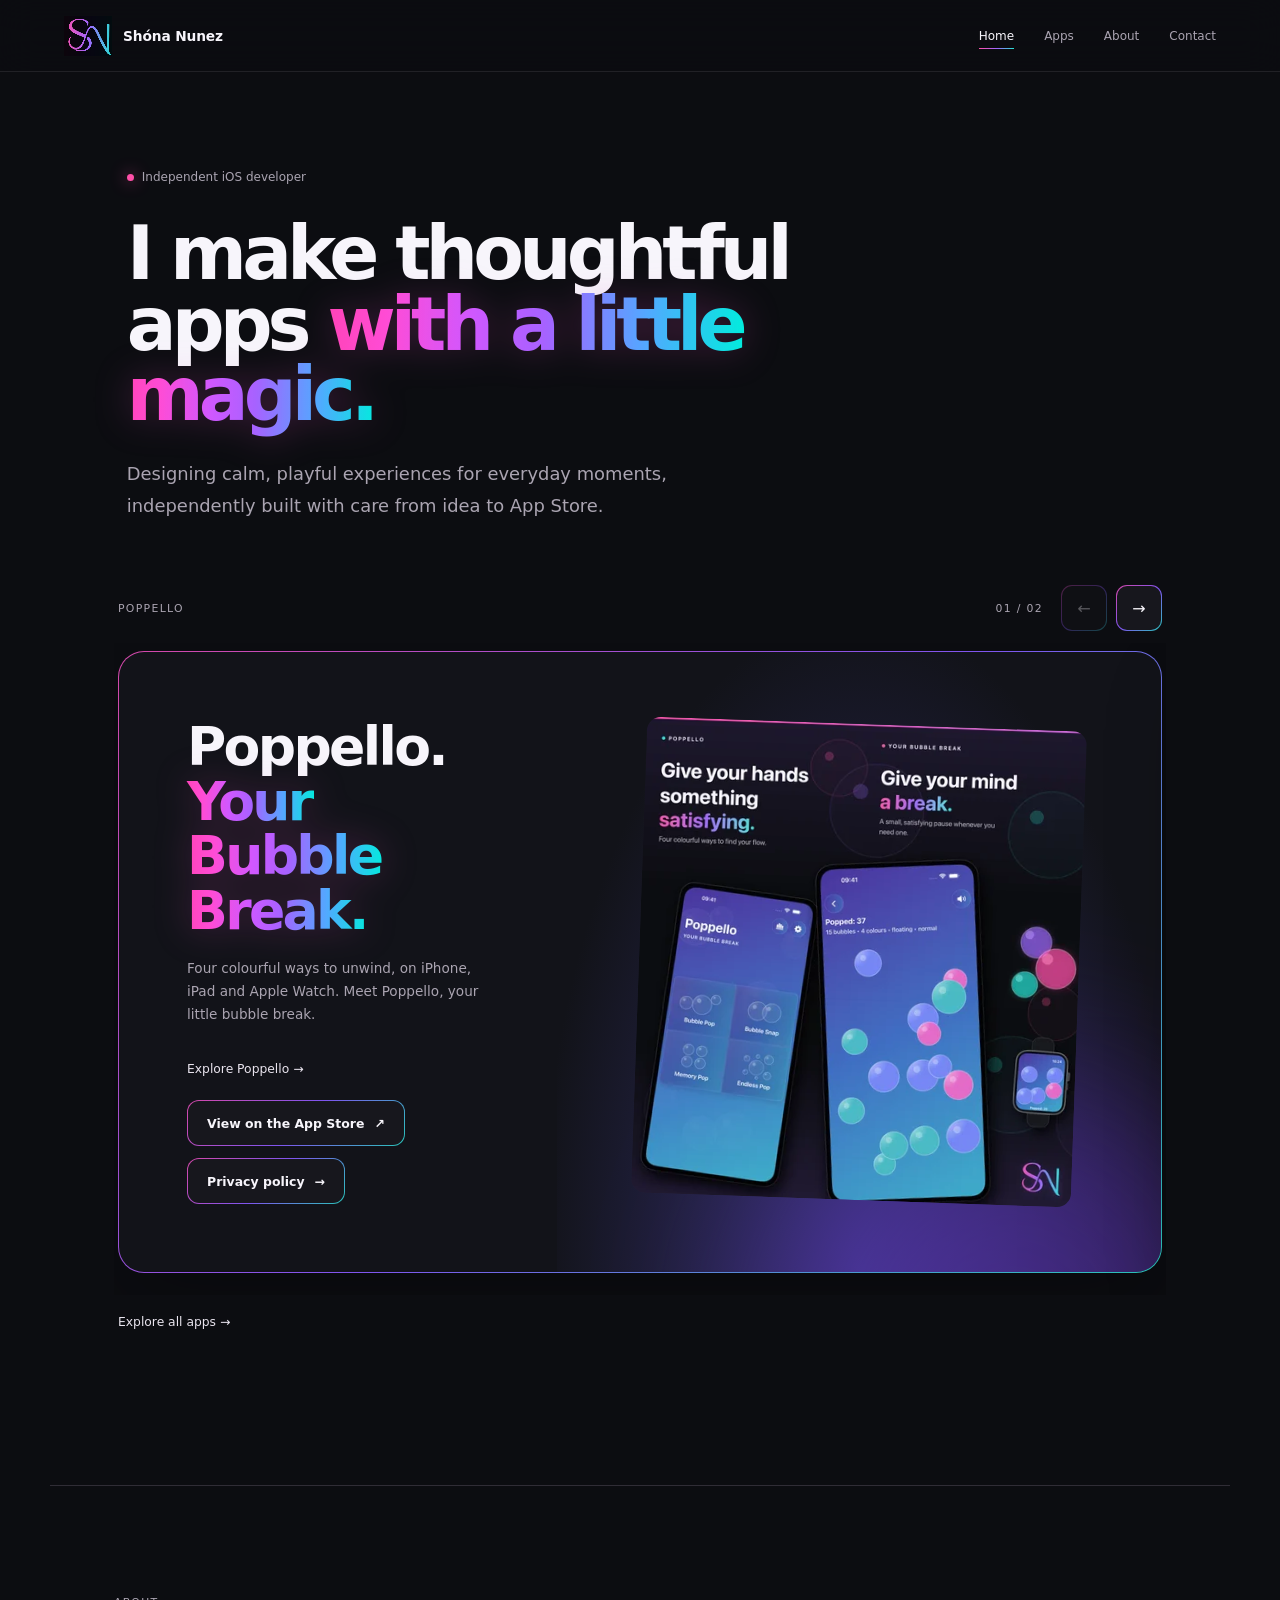
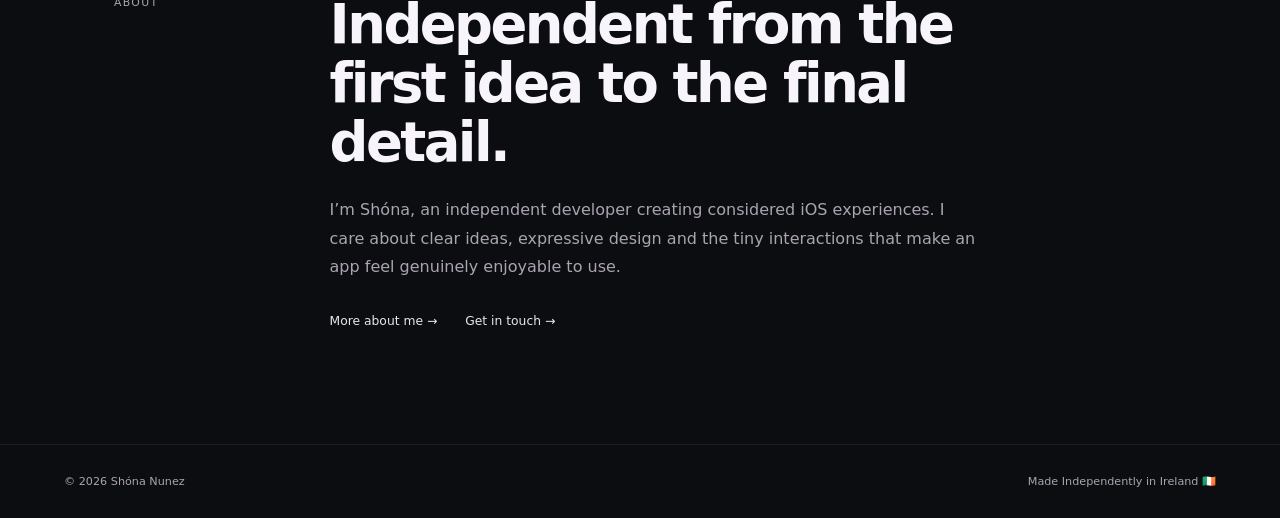
<file: index.html>
<!doctype html>
<html lang="en-IE">
<head>
  <meta charset="utf-8">
  <meta name="viewport" content="width=device-width, initial-scale=1">
  <meta name="theme-color" content="#0c0d11">
  <meta name="description" content="Independent iOS developer Shóna Nunez creates thoughtful apps in Ireland. Meet Poppello: Your Bubble Break, a colourful bubble-popping game for Apple devices.">
  <title>Shóna Nunez Apps | Independent iOS Developer in Ireland</title>
  <link rel="canonical" href="https://snapps.ie/">
  <meta property="og:title" content="Shóna Nunez Apps | Independent iOS Developer in Ireland">
  <meta property="og:description" content="Independent iOS developer Shóna Nunez creates thoughtful apps in Ireland. Meet Poppello: Your Bubble Break, a colourful bubble-popping game for Apple devices.">
  <meta property="og:type" content="website">
  <meta property="og:url" content="https://snapps.ie/">
  <meta property="og:locale" content="en_IE">
  <meta property="og:site_name" content="Shóna Nunez Apps">
  <meta property="og:image" content="https://snapps.ie/assets/poppello/social-preview.jpg">
  <meta property="og:image:width" content="1200">
  <meta property="og:image:height" content="630">
  <meta property="og:image:alt" content="Poppello: Your Bubble Break, colourful bubble play on iPhone">
  <meta name="twitter:card" content="summary_large_image">
  <link rel="icon" href="/favicon.png" type="image/png" sizes="96x96">
  <link rel="icon" href="/favicon.ico" type="image/x-icon" sizes="16x16 32x32 48x48">
  <link rel="apple-touch-icon" href="/apple-touch-icon.png" sizes="180x180">
  <link rel="stylesheet" href="styles.css?v=5da92eff8414">
  <script src="script.js?v=860942e1552c" defer></script>
  <script type="application/ld+json">
{
  "@context": "https://schema.org",
  "@graph": [
    {
      "@type": "Person",
      "@id": "https://snapps.ie/#developer",
      "name": "Shóna Nunez",
      "url": "https://snapps.ie/",
      "jobTitle": "Independent iOS developer"
    },
    {
      "@type": "WebSite",
      "@id": "https://snapps.ie/#website",
      "url": "https://snapps.ie/",
      "name": "Shóna Nunez Apps",
      "alternateName": "SN Apps",
      "inLanguage": "en-IE",
      "publisher": {
        "@id": "https://snapps.ie/#developer"
      }
    }
  ]
}
  </script>
</head>
<body>
  <a class="skip-link" href="#main-content">Skip to content</a>

  <header class="site-header">
    <a class="brand" href="/" aria-label="Shóna Nunez, home">
      <span class="brand-mark" aria-hidden="true"></span>
      <span>Shóna Nunez</span>
    </a>
    <nav class="site-nav" aria-label="Main navigation">
      <a class="is-current" aria-current="page" href="/">Home</a>
      <a href="/project/">Apps</a>
      <a href="/about/">About</a>
      <a href="/contact/">Contact</a>
    </nav>
  </header>

  <main id="main-content">
    <section class="home-hero" aria-labelledby="home-heading">
      <p class="eyebrow"><span class="status-dot status-dot--pink" aria-hidden="true"></span>Independent iOS developer</p>
      <h1 id="home-heading">I make thoughtful apps <span class="gradient-text">with a little magic.</span></h1>
      <p class="hero-intro">Designing calm, playful experiences for everyday moments, independently built with care from idea to App Store.</p>
    </section>

    <section class="work-section" id="work" aria-labelledby="work-heading" data-app-showcase>
      <h2 class="sr-only" id="work-heading">App previews</h2>
      <div class="app-section-heading">
        <span class="section-label" data-current-app>Poppello</span>
        <div class="app-navigation">
          <span class="app-number" data-app-counter>01 / 02</span>
          <div class="carousel-controls" data-showcase-controls hidden>
            <button type="button" data-app-previous aria-label="Previous app" aria-controls="home-apps">←</button>
            <button type="button" data-app-next aria-label="Next app" aria-controls="home-apps">→</button>
          </div>
        </div>
      </div>
      <p class="sr-only" id="apps-browse-help">Swipe or scroll to explore both apps. Use the arrow keys when the preview area is focused.</p>
      <div class="app-track" id="home-apps" tabindex="0" role="region" aria-roledescription="carousel" aria-label="App previews" aria-describedby="apps-browse-help">
        <article class="app-slide" role="group" aria-label="App 1 of 2" data-app-label="Poppello">
          <div class="featured-project poppello-preview">
        <div class="project-copy">
          <h3>Poppello. <span class="gradient-text">Your Bubble Break.</span></h3>
          <p>Four colourful ways to unwind, on iPhone, iPad and Apple Watch. Meet Poppello, your little bubble break.</p>
          <a class="text-link" href="/poppello/">Explore Poppello <span aria-hidden="true">→</span></a>
          <div class="project-actions home-project-actions">
            <a class="button button--quiet" href="https://apps.apple.com/app/id6786302718">View on the App Store <span aria-hidden="true">↗</span></a>
            <a class="button button--quiet" href="/poppello/privacy-policy/">Privacy policy <span aria-hidden="true">→</span></a>
          </div>
        </div>
        <a class="featured-art" href="/poppello/" aria-label="Explore Poppello screenshots"><img src="/assets/poppello/iphone-spread-01-02-960.webp" srcset="/assets/poppello/iphone-spread-01-02-480.webp 480w, /assets/poppello/iphone-spread-01-02-960.webp 960w, /assets/poppello/iphone-spread-01-02-1440.webp 1440w" sizes="(max-width: 760px) 85vw, 480px" width="2484" height="2688" alt="Give your hands something satisfying. Give your mind a break. Poppello’s menu and bubble play on iPhone and Apple Watch" loading="lazy"></a>
      </div>
        </article>
        <article class="app-slide" role="group" aria-label="App 2 of 2" data-app-label="Coming soon">
          <div class="featured-project featured-project--soon">
          <div class="project-copy">
            <h3>A little light is taking shape.</h3>
            <p>I’m working on something to bring a little warmth and light into everyday life. The first spark is there, but I’m keeping the rest under wraps for now.</p>
          </div>
          <div class="light-glow" aria-hidden="true"><span></span></div>
        </div>
        </article>
      </div>
      <div class="app-browse-footer"><a class="text-link" href="/project/">Explore all apps <span aria-hidden="true">→</span></a></div>
      <p class="sr-only" data-app-status aria-live="polite" aria-atomic="true">App 1 of 2</p>
    </section>

    <section class="about-section" id="about" aria-labelledby="about-heading">
      <p class="section-label">About</p>
      <div>
        <h2 id="about-heading">Independent from the first idea to the final detail.</h2>
        <p>I’m Shóna, an independent developer creating considered iOS experiences. I care about clear ideas, expressive design and the tiny interactions that make an app feel genuinely enjoyable to use.</p>
        <div class="section-actions">
          <a class="text-link" href="/about/">More about me <span aria-hidden="true">→</span></a>
          <a class="text-link" href="/contact/">Get in touch <span aria-hidden="true">→</span></a>
        </div>
      </div>
    </section>
  </main>

  <footer class="site-footer">
    <span>© <span data-current-year>2026</span> Shóna Nunez</span>
    <span>Made Independently in Ireland <span aria-hidden="true">🇮🇪</span></span>
  </footer>
</body>
</html>
</file>
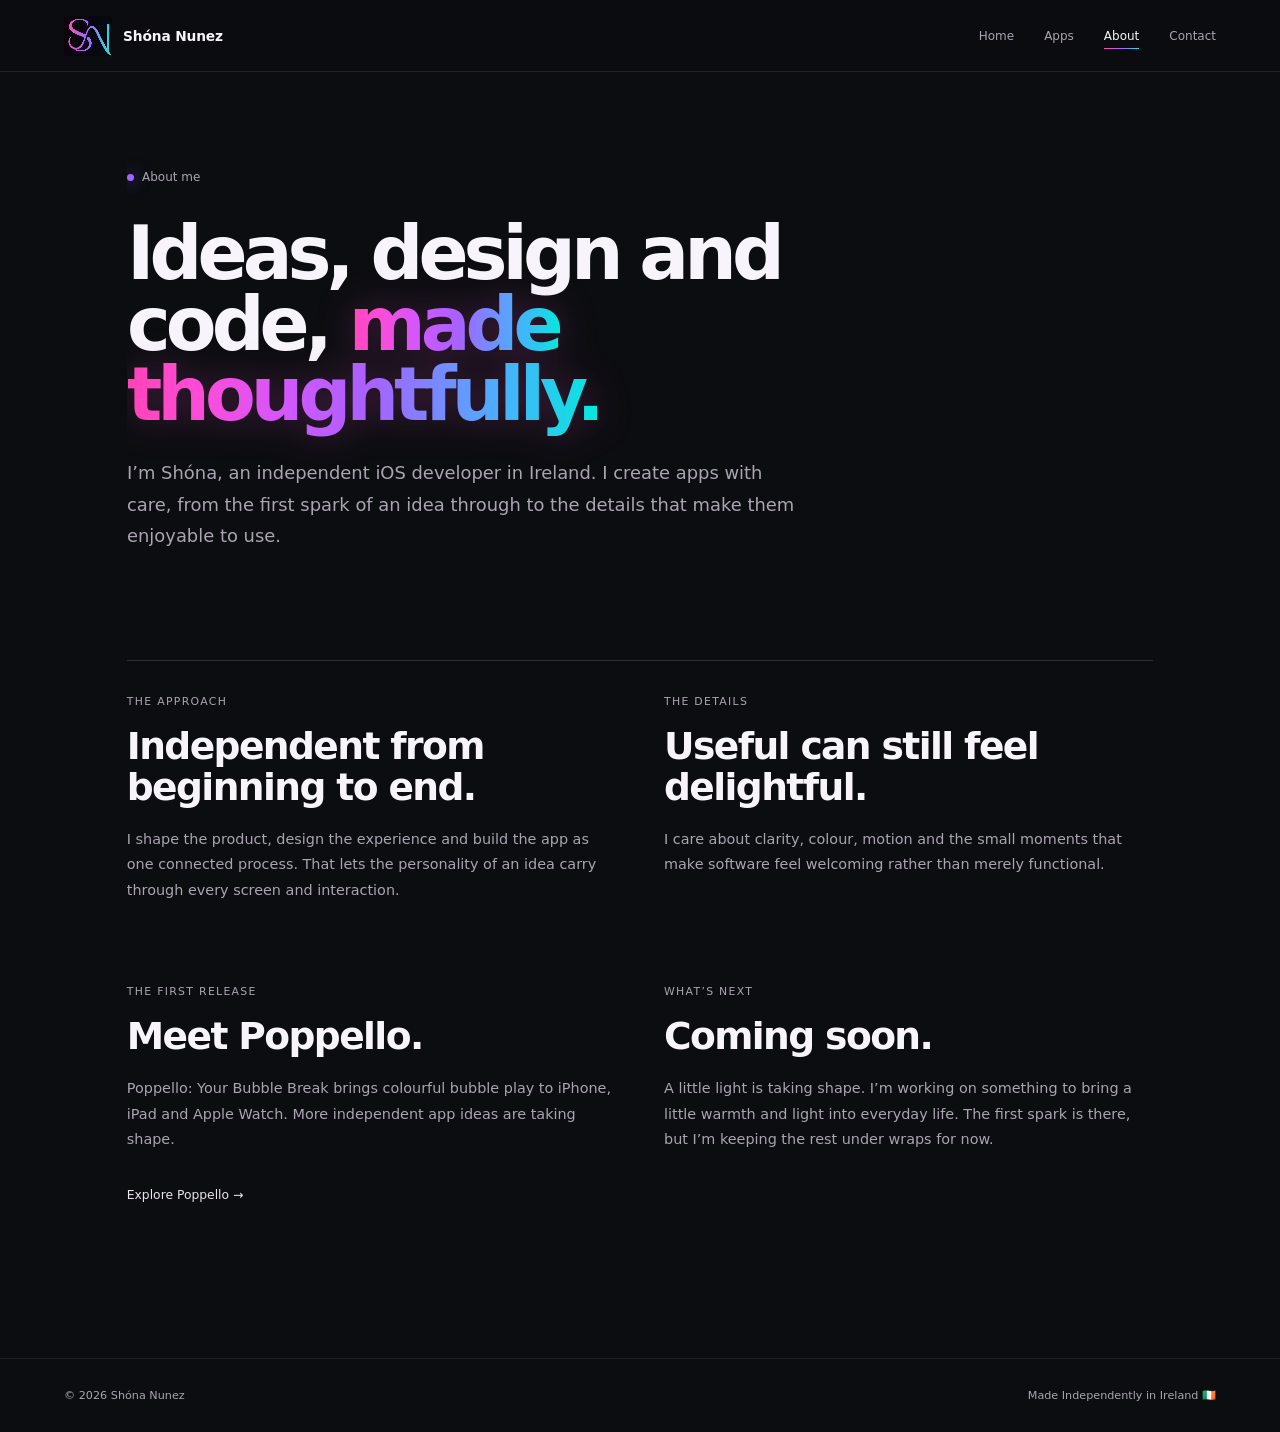
<file: about/index.html>
<!doctype html>
<html lang="en-IE">
<head>
  <meta charset="utf-8">
  <meta name="viewport" content="width=device-width, initial-scale=1">
  <meta name="theme-color" content="#0c0d11">
  <meta name="description" content="Meet Shóna Nunez, an independent iOS developer in Ireland and the creator of Poppello: Your Bubble Break.">
  <title>About Shóna Nunez | Independent App Developer</title>
  <link rel="canonical" href="https://snapps.ie/about/">
  <meta property="og:title" content="About Shóna Nunez | Independent App Developer">
  <meta property="og:description" content="Meet Shóna Nunez, an independent iOS developer in Ireland and the creator of Poppello: Your Bubble Break.">
  <meta property="og:type" content="website">
  <meta property="og:url" content="https://snapps.ie/about/">
  <meta property="og:locale" content="en_IE">
  <meta property="og:site_name" content="Shóna Nunez Apps">
  <meta property="og:image" content="https://snapps.ie/assets/poppello/social-preview.jpg">
  <meta property="og:image:width" content="1200">
  <meta property="og:image:height" content="630">
  <meta property="og:image:alt" content="Poppello: Your Bubble Break, colourful bubble play on iPhone">
  <meta name="twitter:card" content="summary_large_image">
  <link rel="icon" href="/favicon.png" type="image/png" sizes="96x96">
  <link rel="icon" href="/favicon.ico" type="image/x-icon" sizes="16x16 32x32 48x48">
  <link rel="apple-touch-icon" href="/apple-touch-icon.png" sizes="180x180">
  <link rel="stylesheet" href="../styles.css?v=5da92eff8414">
  <script src="../script.js?v=860942e1552c" defer></script>
</head>
<body>
  <a class="skip-link" href="#main-content">Skip to content</a>

  <header class="site-header">
    <a class="brand" href="/" aria-label="Shóna Nunez, home">
      <span class="brand-mark" aria-hidden="true"></span>
      <span>Shóna Nunez</span>
    </a>
    <nav class="site-nav" aria-label="Main navigation">
      <a href="/">Home</a>
      <a href="/project/">Apps</a>
      <a class="is-current" aria-current="page" href="/about/">About</a>
      <a href="/contact/">Contact</a>
    </nav>
  </header>

  <main class="content-main" id="main-content">
    <section class="content-hero" aria-labelledby="about-page-heading">
      <p class="eyebrow"><span class="status-dot status-dot--purple" aria-hidden="true"></span>About me</p>
      <h1 id="about-page-heading">Ideas, design and code, <span class="gradient-text">made thoughtfully.</span></h1>
      <p class="content-intro">I’m Shóna, an independent iOS developer in Ireland. I create apps with care, from the first spark of an idea through to the details that make them enjoyable to use.</p>
    </section>

    <section class="story-grid" aria-label="How I work">
      <article>
        <p class="section-label">The approach</p>
        <h2>Independent from beginning to end.</h2>
        <p>I shape the product, design the experience and build the app as one connected process. That lets the personality of an idea carry through every screen and interaction.</p>
      </article>
      <article>
        <p class="section-label">The details</p>
        <h2>Useful can still feel delightful.</h2>
        <p>I care about clarity, colour, motion and the small moments that make software feel welcoming rather than merely functional.</p>
      </article>
      <article>
        <p class="section-label">The first release</p>
        <h2>Meet Poppello.</h2>
        <p>Poppello: Your Bubble Break brings colourful bubble play to iPhone, iPad and Apple Watch. More independent app ideas are taking shape.</p>
        <a class="text-link" href="/poppello/">Explore Poppello <span aria-hidden="true">→</span></a>
      </article>
      <article>
        <p class="section-label">What’s next</p>
        <h2>Coming soon.</h2>
        <p>A little light is taking shape. I’m working on something to bring a little warmth and light into everyday life. The first spark is there, but I’m keeping the rest under wraps for now.</p>
      </article>
    </section>

  </main>

  <footer class="site-footer">
    <span>© <span data-current-year>2026</span> Shóna Nunez</span>
    <span>Made Independently in Ireland <span aria-hidden="true">🇮🇪</span></span>
  </footer>
</body>
</html>
</file>
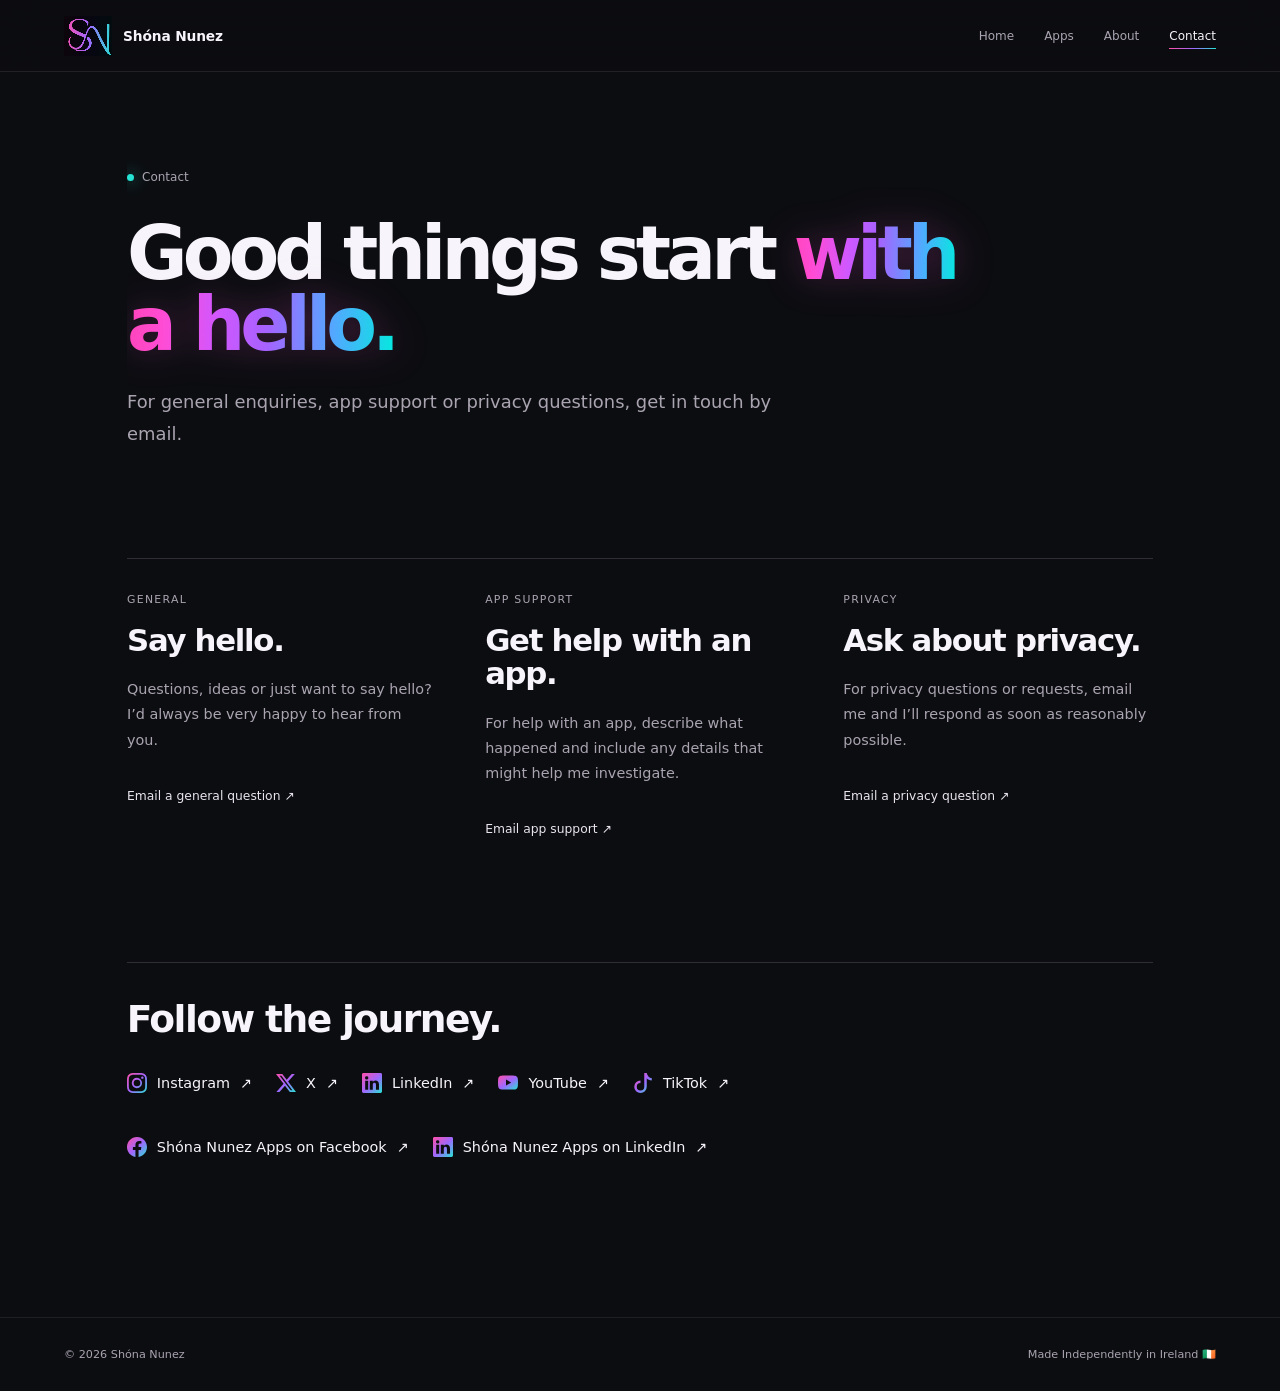
<file: contact/index.html>
<!doctype html>
<html lang="en-IE">
<head>
  <meta charset="utf-8">
  <meta name="viewport" content="width=device-width, initial-scale=1">
  <meta name="theme-color" content="#0c0d11">
  <meta name="description" content="Contact Shóna Nunez Apps for Poppello support, general enquiries and privacy questions. Email hello@snapps.ie or follow the social channels.">
  <title>Contact &amp; App Support | Shóna Nunez Apps</title>
  <link rel="canonical" href="https://snapps.ie/contact/">
  <meta property="og:title" content="Contact &amp; App Support | Shóna Nunez Apps">
  <meta property="og:description" content="Contact Shóna Nunez Apps for Poppello support, general enquiries and privacy questions. Email hello@snapps.ie or follow the social channels.">
  <meta property="og:type" content="website">
  <meta property="og:url" content="https://snapps.ie/contact/">
  <meta property="og:locale" content="en_IE">
  <meta property="og:site_name" content="Shóna Nunez Apps">
  <meta property="og:image" content="https://snapps.ie/assets/poppello/social-preview.jpg">
  <meta property="og:image:width" content="1200">
  <meta property="og:image:height" content="630">
  <meta property="og:image:alt" content="Poppello: Your Bubble Break, colourful bubble play on iPhone">
  <meta name="twitter:card" content="summary_large_image">
  <link rel="icon" href="/favicon.png" type="image/png" sizes="96x96">
  <link rel="icon" href="/favicon.ico" type="image/x-icon" sizes="16x16 32x32 48x48">
  <link rel="apple-touch-icon" href="/apple-touch-icon.png" sizes="180x180">
  <link rel="stylesheet" href="../styles.css?v=5da92eff8414">
  <script src="../script.js?v=860942e1552c" defer></script>
</head>
<body>
  <a class="skip-link" href="#main-content">Skip to content</a>

  <header class="site-header">
    <a class="brand" href="/" aria-label="Shóna Nunez, home">
      <span class="brand-mark" aria-hidden="true"></span>
      <span>Shóna Nunez</span>
    </a>
    <nav class="site-nav" aria-label="Main navigation">
      <a href="/">Home</a>
      <a href="/project/">Apps</a>
      <a href="/about/">About</a>
      <a class="is-current" aria-current="page" href="/contact/">Contact</a>
    </nav>
  </header>

  <main class="content-main" id="main-content">
    <section class="content-hero" aria-labelledby="contact-page-heading">
      <p class="eyebrow"><span class="status-dot" aria-hidden="true"></span>Contact</p>
      <h1 id="contact-page-heading">Good things start <span class="gradient-text">with a hello.</span></h1>
      <p class="content-intro">For general enquiries, app support or privacy questions, get in touch by email.</p>
    </section>

    <section class="contact-options" aria-label="Contact options">
      <article>
        <p class="section-label">General</p>
        <h2>Say hello.</h2>
        <p>Questions, ideas or just want to say hello? I’d always be very happy to hear from you.</p>
        <a class="text-link" href="mailto:hello@snapps.ie?subject=General%20Question">Email a general question <span aria-hidden="true">↗</span></a>
      </article>
      <article>
        <p class="section-label">App support</p>
        <h2>Get help with an app.</h2>
        <p>For help with an app, describe what happened and include any details that might help me investigate.</p>
        <a class="text-link" href="mailto:hello@snapps.ie?subject=App%20Support">Email app support <span aria-hidden="true">↗</span></a>
      </article>
      <article>
        <p class="section-label">Privacy</p>
        <h2>Ask about privacy.</h2>
        <p>For privacy questions or requests, email me and I’ll respond as soon as reasonably possible.</p>
        <a class="text-link" href="mailto:hello@snapps.ie?subject=Privacy%20Question">Email a privacy question <span aria-hidden="true">↗</span></a>
      </article>
    </section>
    <section class="page-cta" aria-labelledby="social-heading">
      <div><h2 id="social-heading">Follow the journey.</h2>
      <nav class="social-links" aria-label="Shóna Nunez social profiles">
        <a href="https://www.instagram.com/shonanunez_/"><svg class="social-icon" width="20" height="20" viewBox="0 0 16 16" aria-hidden="true" focusable="false"><defs><linearGradient id="social-gradient-contact-1" x1="0" y1="0" x2="1" y2="1"><stop offset="0%" stop-color="#ff4fa8"/><stop offset="52%" stop-color="#9e68ff"/><stop offset="100%" stop-color="#26e4d4"/></linearGradient></defs><g fill="url(#social-gradient-contact-1)"><path d="M8 0C5.829 0 5.556.01 4.703.048 3.85.088 3.269.222 2.76.42a3.9 3.9 0 0 0-1.417.923A3.9 3.9 0 0 0 .42 2.76C.222 3.268.087 3.85.048 4.7.01 5.555 0 5.827 0 8.001c0 2.172.01 2.444.048 3.297.04.852.174 1.433.372 1.942.205.526.478.972.923 1.417.444.445.89.719 1.416.923.51.198 1.09.333 1.942.372C5.555 15.99 5.827 16 8 16s2.444-.01 3.298-.048c.851-.04 1.434-.174 1.943-.372a3.9 3.9 0 0 0 1.416-.923c.445-.445.718-.891.923-1.417.197-.509.332-1.09.372-1.942C15.99 10.445 16 10.173 16 8s-.01-2.445-.048-3.299c-.04-.851-.175-1.433-.372-1.941a3.9 3.9 0 0 0-.923-1.417A3.9 3.9 0 0 0 13.24.42c-.51-.198-1.092-.333-1.943-.372C10.443.01 10.172 0 7.998 0zm-.717 1.442h.718c2.136 0 2.389.007 3.232.046.78.035 1.204.166 1.486.275.373.145.64.319.92.599s.453.546.598.92c.11.281.24.705.275 1.485.039.843.047 1.096.047 3.231s-.008 2.389-.047 3.232c-.035.78-.166 1.203-.275 1.485a2.5 2.5 0 0 1-.599.919c-.28.28-.546.453-.92.598-.28.11-.704.24-1.485.276-.843.038-1.096.047-3.232.047s-2.39-.009-3.233-.047c-.78-.036-1.203-.166-1.485-.276a2.5 2.5 0 0 1-.92-.598 2.5 2.5 0 0 1-.6-.92c-.109-.281-.24-.705-.275-1.485-.038-.843-.046-1.096-.046-3.233s.008-2.388.046-3.231c.036-.78.166-1.204.276-1.486.145-.373.319-.64.599-.92s.546-.453.92-.598c.282-.11.705-.24 1.485-.276.738-.034 1.024-.044 2.515-.045zm4.988 1.328a.96.96 0 1 0 0 1.92.96.96 0 0 0 0-1.92m-4.27 1.122a4.109 4.109 0 1 0 0 8.217 4.109 4.109 0 0 0 0-8.217m0 1.441a2.667 2.667 0 1 1 0 5.334 2.667 2.667 0 0 1 0-5.334"/></g></svg><span>Instagram</span><span class="social-arrow" aria-hidden="true">↗</span></a>
        <a href="https://x.com/ShonaNunez"><svg class="social-icon" width="20" height="20" viewBox="0 0 16 16" aria-hidden="true" focusable="false"><defs><linearGradient id="social-gradient-contact-2" x1="0" y1="0" x2="1" y2="1"><stop offset="0%" stop-color="#ff4fa8"/><stop offset="52%" stop-color="#9e68ff"/><stop offset="100%" stop-color="#26e4d4"/></linearGradient></defs><g fill="url(#social-gradient-contact-2)"><path d="M12.6.75h2.454l-5.36 6.142L16 15.25h-4.937l-3.867-5.07-4.425 5.07H.316l5.733-6.57L0 .75h5.063l3.495 4.633L12.601.75Zm-.86 13.028h1.36L4.323 2.145H2.865z"/></g></svg><span>X</span><span class="social-arrow" aria-hidden="true">↗</span></a>
        <a href="https://www.linkedin.com/in/shonanunez/"><svg class="social-icon" width="20" height="20" viewBox="0 0 16 16" aria-hidden="true" focusable="false"><defs><linearGradient id="social-gradient-contact-3" x1="0" y1="0" x2="1" y2="1"><stop offset="0%" stop-color="#ff4fa8"/><stop offset="52%" stop-color="#9e68ff"/><stop offset="100%" stop-color="#26e4d4"/></linearGradient></defs><g fill="url(#social-gradient-contact-3)"><path d="M0 1.146C0 .513.526 0 1.175 0h13.65C15.474 0 16 .513 16 1.146v13.708c0 .633-.526 1.146-1.175 1.146H1.175C.526 16 0 15.487 0 14.854zm4.943 12.248V6.169H2.542v7.225zm-1.2-8.212c.837 0 1.358-.554 1.358-1.248-.015-.709-.52-1.248-1.342-1.248S2.4 3.226 2.4 3.934c0 .694.521 1.248 1.327 1.248zm4.908 8.212V9.359c0-.216.016-.432.08-.586.173-.431.568-.878 1.232-.878.869 0 1.216.662 1.216 1.634v3.865h2.401V9.25c0-2.22-1.184-3.252-2.764-3.252-1.274 0-1.845.7-2.165 1.193v.025h-.016l.016-.025V6.169h-2.4c.03.678 0 7.225 0 7.225z"/></g></svg><span>LinkedIn</span><span class="social-arrow" aria-hidden="true">↗</span></a>
        <a href="https://www.youtube.com/@ShonaNunez"><svg class="social-icon" width="20" height="20" viewBox="0 0 16 16" aria-hidden="true" focusable="false"><defs><linearGradient id="social-gradient-contact-4" x1="0" y1="0" x2="1" y2="1"><stop offset="0%" stop-color="#ff4fa8"/><stop offset="52%" stop-color="#9e68ff"/><stop offset="100%" stop-color="#26e4d4"/></linearGradient></defs><g fill="url(#social-gradient-contact-4)"><path d="M8.051 1.999h.089c.822.003 4.987.033 6.11.335a2.01 2.01 0 0 1 1.415 1.42c.101.38.172.883.22 1.402l.01.104.022.26.008.104c.065.914.073 1.77.074 1.957v.075c-.001.194-.01 1.108-.082 2.06l-.008.105-.009.104c-.05.572-.124 1.14-.235 1.558a2.01 2.01 0 0 1-1.415 1.42c-1.16.312-5.569.334-6.18.335h-.142c-.309 0-1.587-.006-2.927-.052l-.17-.006-.087-.004-.171-.007-.171-.007c-1.11-.049-2.167-.128-2.654-.26a2.01 2.01 0 0 1-1.415-1.419c-.111-.417-.185-.986-.235-1.558L.09 9.82l-.008-.104A31 31 0 0 1 0 7.68v-.123c.002-.215.01-.958.064-1.778l.007-.103.003-.052.008-.104.022-.26.01-.104c.048-.519.119-1.023.22-1.402a2.01 2.01 0 0 1 1.415-1.42c.487-.13 1.544-.21 2.654-.26l.17-.007.172-.006.086-.003.171-.007A100 100 0 0 1 7.858 2zM6.4 5.209v4.818l4.157-2.408z"/></g></svg><span>YouTube</span><span class="social-arrow" aria-hidden="true">↗</span></a>
        <a href="https://www.tiktok.com/@shonanunez"><svg class="social-icon" width="20" height="20" viewBox="0 0 16 16" aria-hidden="true" focusable="false"><defs><linearGradient id="social-gradient-contact-5" x1="0" y1="0" x2="1" y2="1"><stop offset="0%" stop-color="#ff4fa8"/><stop offset="52%" stop-color="#9e68ff"/><stop offset="100%" stop-color="#26e4d4"/></linearGradient></defs><g fill="url(#social-gradient-contact-5)"><path d="M9 0h1.98c.144.715.54 1.617 1.235 2.512C12.895 3.389 13.797 4 15 4v2c-1.753 0-3.07-.814-4-1.829V11a5 5 0 1 1-5-5v2a3 3 0 1 0 3 3z"/></g></svg><span>TikTok</span><span class="social-arrow" aria-hidden="true">↗</span></a>
      </nav>
      <nav class="social-links" aria-label="Shóna Nunez Apps"><a href="https://www.facebook.com/profile.php?id=61593748113016"><svg class="social-icon" width="20" height="20" viewBox="0 0 16 16" aria-hidden="true" focusable="false"><defs><linearGradient id="social-gradient-contact-6" x1="0" y1="0" x2="1" y2="1"><stop offset="0%" stop-color="#ff4fa8"/><stop offset="52%" stop-color="#9e68ff"/><stop offset="100%" stop-color="#26e4d4"/></linearGradient></defs><g fill="url(#social-gradient-contact-6)"><path d="M16 8.049c0-4.446-3.582-8.05-8-8.05C3.58 0-.002 3.603-.002 8.05c0 4.017 2.926 7.347 6.75 7.951v-5.625h-2.03V8.05H6.75V6.275c0-2.017 1.195-3.131 3.022-3.131.876 0 1.791.157 1.791.157v1.98h-1.009c-.993 0-1.303.621-1.303 1.258v1.51h2.218l-.354 2.326H9.25V16c3.824-.604 6.75-3.934 6.75-7.951"/></g></svg><span>Shóna Nunez Apps on Facebook</span><span class="social-arrow" aria-hidden="true">↗</span></a><a href="https://www.linkedin.com/company/shonanunezapps/"><svg class="social-icon" width="20" height="20" viewBox="0 0 16 16" aria-hidden="true" focusable="false"><defs><linearGradient id="social-gradient-contact-7" x1="0" y1="0" x2="1" y2="1"><stop offset="0%" stop-color="#ff4fa8"/><stop offset="52%" stop-color="#9e68ff"/><stop offset="100%" stop-color="#26e4d4"/></linearGradient></defs><g fill="url(#social-gradient-contact-7)"><path d="M0 1.146C0 .513.526 0 1.175 0h13.65C15.474 0 16 .513 16 1.146v13.708c0 .633-.526 1.146-1.175 1.146H1.175C.526 16 0 15.487 0 14.854zm4.943 12.248V6.169H2.542v7.225zm-1.2-8.212c.837 0 1.358-.554 1.358-1.248-.015-.709-.52-1.248-1.342-1.248S2.4 3.226 2.4 3.934c0 .694.521 1.248 1.327 1.248zm4.908 8.212V9.359c0-.216.016-.432.08-.586.173-.431.568-.878 1.232-.878.869 0 1.216.662 1.216 1.634v3.865h2.401V9.25c0-2.22-1.184-3.252-2.764-3.252-1.274 0-1.845.7-2.165 1.193v.025h-.016l.016-.025V6.169h-2.4c.03.678 0 7.225 0 7.225z"/></g></svg><span>Shóna Nunez Apps on LinkedIn</span><span class="social-arrow" aria-hidden="true">↗</span></a></nav></div>
    </section>
  </main>

  <footer class="site-footer">
    <span>© <span data-current-year>2026</span> Shóna Nunez</span>
    <span>Made Independently in Ireland <span aria-hidden="true">🇮🇪</span></span>
  </footer>
</body>
</html>
</file>
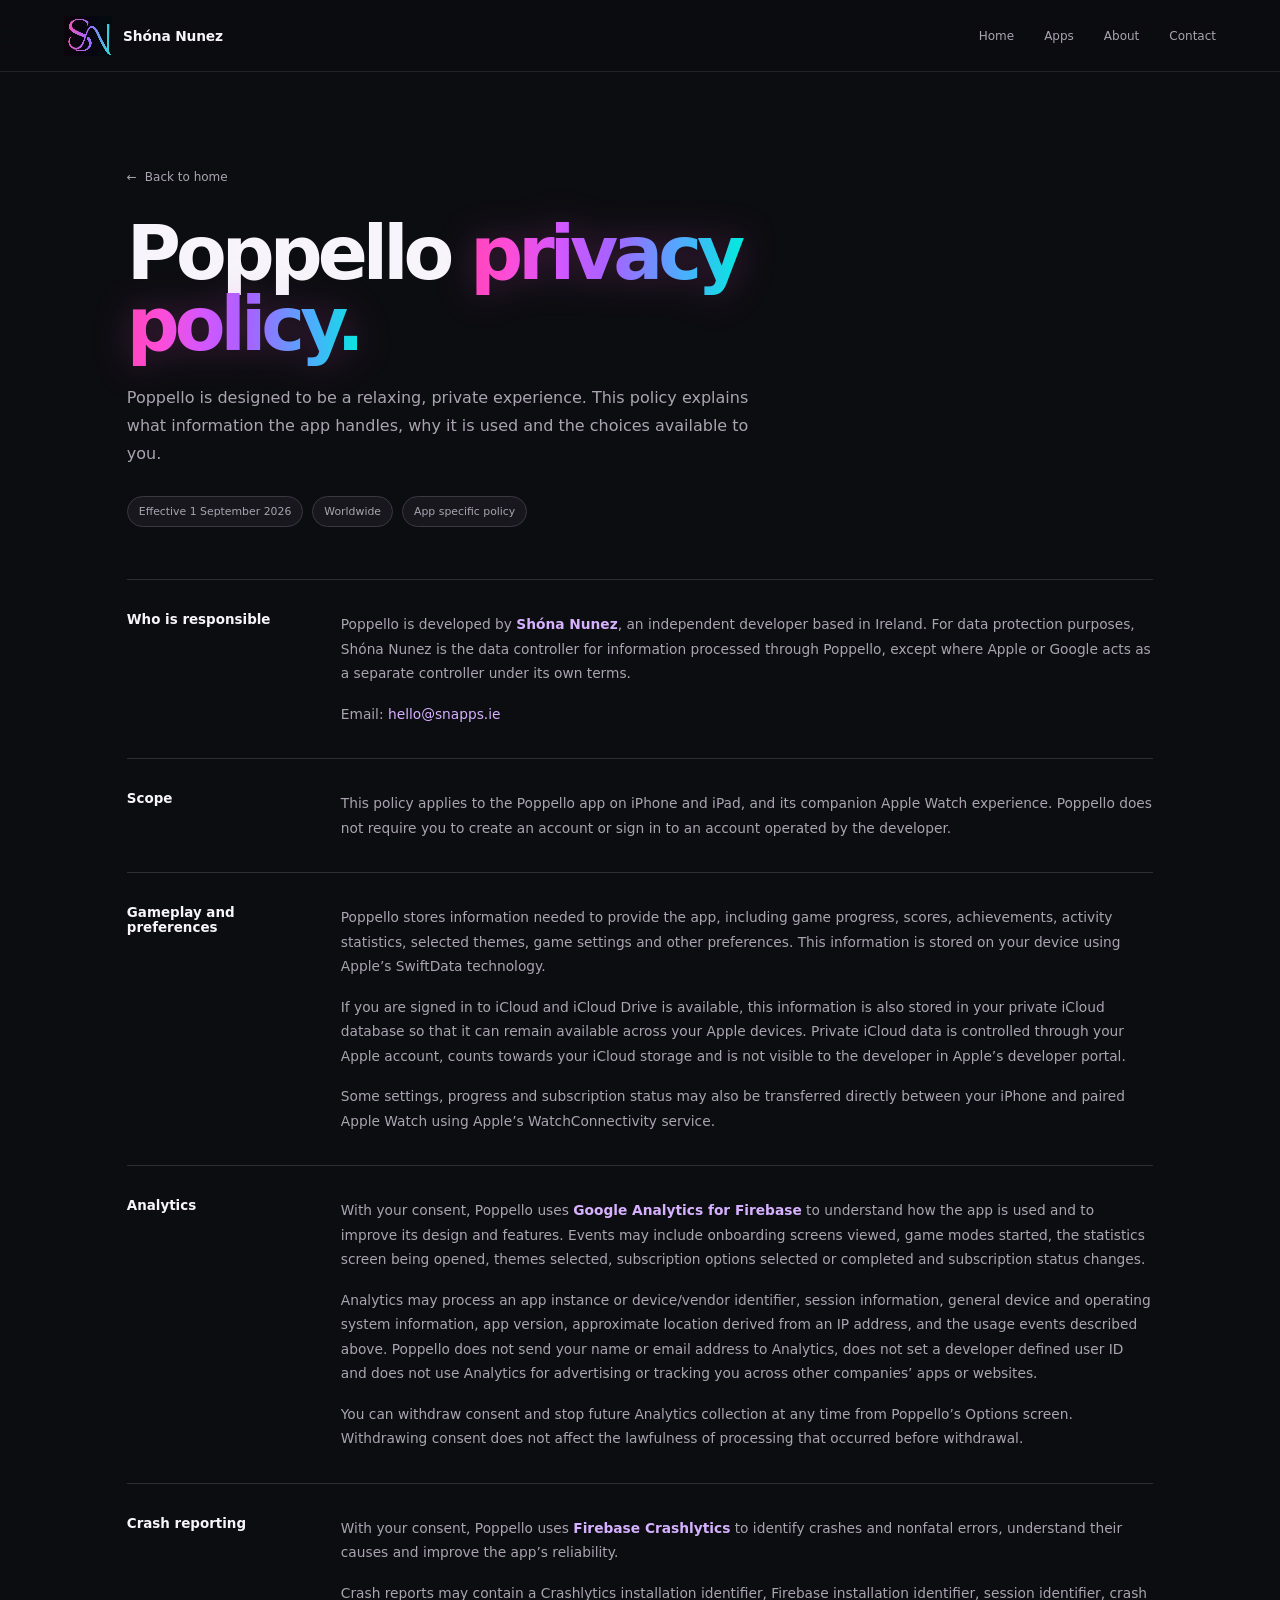
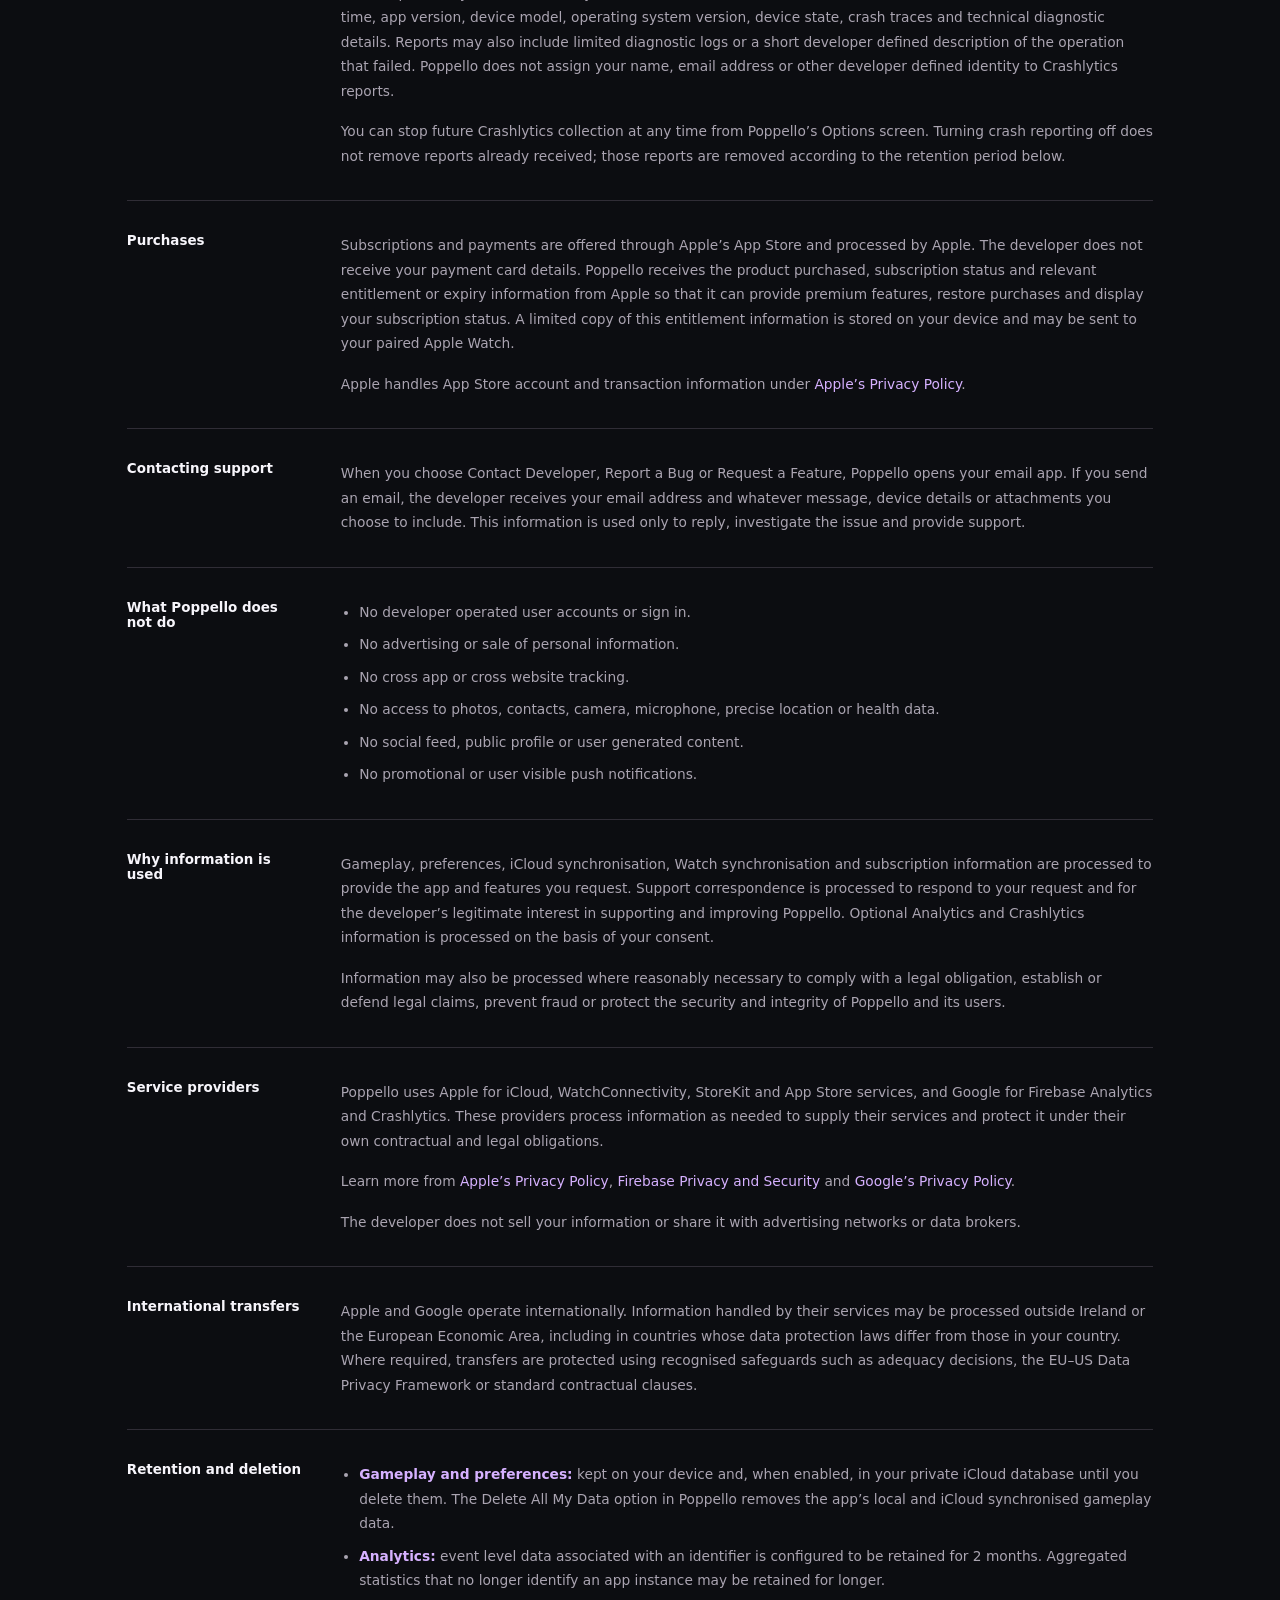
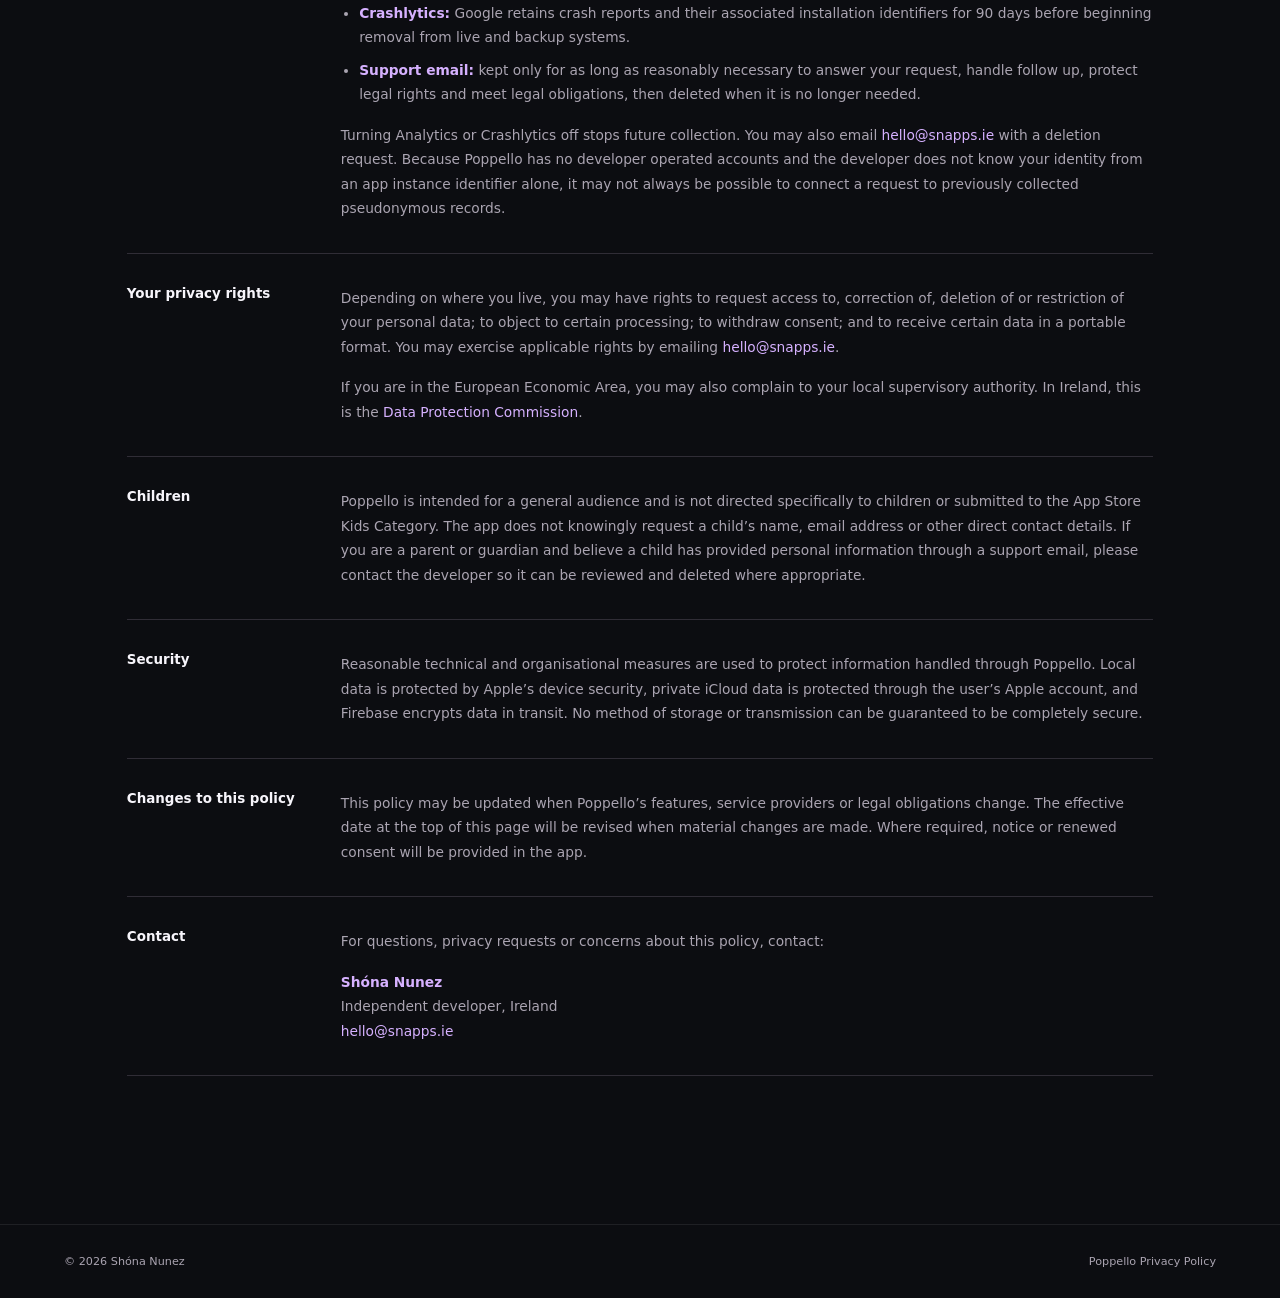
<file: Poppello-Privacy-Policy/index.html>
<!doctype html>
<html lang="en">
<head>
  <meta charset="utf-8">
  <meta name="viewport" content="width=device-width, initial-scale=1">
  <meta name="theme-color" content="#0c0d11">
  <meta name="robots" content="noindex, nofollow">
  <meta name="description" content="Privacy Policy for Poppello, an app by Shóna Nunez.">
  <title>Poppello Privacy Policy — Shóna Nunez</title>
  <link rel="stylesheet" href="../styles.css">
  <script src="../script.js" defer></script>
</head>
<body>
  <a class="skip-link" href="#main-content">Skip to content</a>

  <header class="site-header">
    <a class="brand" href="../index.html" aria-label="Shóna Nunez, home">
      <span class="brand-mark" aria-hidden="true"></span>
      <span>Shóna Nunez</span>
    </a>
    <nav class="site-nav" aria-label="Main navigation">
      <a href="../index.html">Home</a>
      <a href="../project/index.html">Apps</a>
      <a href="../about/index.html">About</a>
      <a href="../contact/index.html">Contact</a>
    </nav>
  </header>

  <main class="privacy-main" id="main-content">
    <a class="back-link" href="../index.html"><span aria-hidden="true">←</span> Back to home</a>
    <h1>Poppello <span class="gradient-text">privacy policy.</span></h1>
    <p class="privacy-intro">Poppello is designed to be a relaxing, private experience. This policy explains what information the app handles, why it is used and the choices available to you.</p>
    <div class="policy-tags" aria-label="Policy information">
      <span>Effective 1 September 2026</span>
      <span>Worldwide</span>
      <span>App specific policy</span>
    </div>

    <div class="policy-content">
      <section>
        <h2>Who is responsible</h2>
        <div class="policy-copy">
          <p>Poppello is developed by <strong>Shóna Nunez</strong>, an independent developer based in Ireland. For data protection purposes, Shóna Nunez is the data controller for information processed through Poppello, except where Apple or Google acts as a separate controller under its own terms.</p>
          <p>Email: <a href="mailto:hello@snapps.ie">hello@snapps.ie</a></p>
        </div>
      </section>

      <section>
        <h2>Scope</h2>
        <div class="policy-copy">
          <p>This policy applies to the Poppello app on iPhone and iPad, and its companion Apple Watch experience. Poppello does not require you to create an account or sign in to an account operated by the developer.</p>
        </div>
      </section>

      <section>
        <h2>Gameplay and preferences</h2>
        <div class="policy-copy">
          <p>Poppello stores information needed to provide the app, including game progress, scores, achievements, activity statistics, selected themes, game settings and other preferences. This information is stored on your device using Apple’s SwiftData technology.</p>
          <p>If you are signed in to iCloud and iCloud Drive is available, this information is also stored in your private iCloud database so that it can remain available across your Apple devices. Private iCloud data is controlled through your Apple account, counts towards your iCloud storage and is not visible to the developer in Apple’s developer portal.</p>
          <p>Some settings, progress and subscription status may also be transferred directly between your iPhone and paired Apple Watch using Apple’s WatchConnectivity service.</p>
        </div>
      </section>

      <section>
        <h2>Analytics</h2>
        <div class="policy-copy">
          <p>With your consent, Poppello uses <strong>Google Analytics for Firebase</strong> to understand how the app is used and to improve its design and features. Events may include onboarding screens viewed, game modes started, the statistics screen being opened, themes selected, subscription options selected or completed and subscription status changes.</p>
          <p>Analytics may process an app instance or device/vendor identifier, session information, general device and operating system information, app version, approximate location derived from an IP address, and the usage events described above. Poppello does not send your name or email address to Analytics, does not set a developer defined user ID and does not use Analytics for advertising or tracking you across other companies’ apps or websites.</p>
          <p>You can withdraw consent and stop future Analytics collection at any time from Poppello’s Options screen. Withdrawing consent does not affect the lawfulness of processing that occurred before withdrawal.</p>
        </div>
      </section>

      <section>
        <h2>Crash reporting</h2>
        <div class="policy-copy">
          <p>With your consent, Poppello uses <strong>Firebase Crashlytics</strong> to identify crashes and nonfatal errors, understand their causes and improve the app’s reliability.</p>
          <p>Crash reports may contain a Crashlytics installation identifier, Firebase installation identifier, session identifier, crash time, app version, device model, operating system version, device state, crash traces and technical diagnostic details. Reports may also include limited diagnostic logs or a short developer defined description of the operation that failed. Poppello does not assign your name, email address or other developer defined identity to Crashlytics reports.</p>
          <p>You can stop future Crashlytics collection at any time from Poppello’s Options screen. Turning crash reporting off does not remove reports already received; those reports are removed according to the retention period below.</p>
        </div>
      </section>

      <section>
        <h2>Purchases</h2>
        <div class="policy-copy">
          <p>Subscriptions and payments are offered through Apple’s App Store and processed by Apple. The developer does not receive your payment card details. Poppello receives the product purchased, subscription status and relevant entitlement or expiry information from Apple so that it can provide premium features, restore purchases and display your subscription status. A limited copy of this entitlement information is stored on your device and may be sent to your paired Apple Watch.</p>
          <p>Apple handles App Store account and transaction information under <a href="https://www.apple.com/legal/privacy/" rel="external">Apple’s Privacy Policy</a>.</p>
        </div>
      </section>

      <section>
        <h2>Contacting support</h2>
        <div class="policy-copy">
          <p>When you choose Contact Developer, Report a Bug or Request a Feature, Poppello opens your email app. If you send an email, the developer receives your email address and whatever message, device details or attachments you choose to include. This information is used only to reply, investigate the issue and provide support.</p>
        </div>
      </section>

      <section>
        <h2>What Poppello does not do</h2>
        <div class="policy-copy">
          <ul>
            <li>No developer operated user accounts or sign in.</li>
            <li>No advertising or sale of personal information.</li>
            <li>No cross app or cross website tracking.</li>
            <li>No access to photos, contacts, camera, microphone, precise location or health data.</li>
            <li>No social feed, public profile or user generated content.</li>
            <li>No promotional or user visible push notifications.</li>
          </ul>
        </div>
      </section>

      <section>
        <h2>Why information is used</h2>
        <div class="policy-copy">
          <p>Gameplay, preferences, iCloud synchronisation, Watch synchronisation and subscription information are processed to provide the app and features you request. Support correspondence is processed to respond to your request and for the developer’s legitimate interest in supporting and improving Poppello. Optional Analytics and Crashlytics information is processed on the basis of your consent.</p>
          <p>Information may also be processed where reasonably necessary to comply with a legal obligation, establish or defend legal claims, prevent fraud or protect the security and integrity of Poppello and its users.</p>
        </div>
      </section>

      <section>
        <h2>Service providers</h2>
        <div class="policy-copy">
          <p>Poppello uses Apple for iCloud, WatchConnectivity, StoreKit and App Store services, and Google for Firebase Analytics and Crashlytics. These providers process information as needed to supply their services and protect it under their own contractual and legal obligations.</p>
          <p>Learn more from <a href="https://www.apple.com/legal/privacy/" rel="external">Apple’s Privacy Policy</a>, <a href="https://firebase.google.com/support/privacy/" rel="external">Firebase Privacy and Security</a> and <a href="https://policies.google.com/privacy" rel="external">Google’s Privacy Policy</a>.</p>
          <p>The developer does not sell your information or share it with advertising networks or data brokers.</p>
        </div>
      </section>

      <section>
        <h2>International transfers</h2>
        <div class="policy-copy">
          <p>Apple and Google operate internationally. Information handled by their services may be processed outside Ireland or the European Economic Area, including in countries whose data protection laws differ from those in your country. Where required, transfers are protected using recognised safeguards such as adequacy decisions, the EU–US Data Privacy Framework or standard contractual clauses.</p>
        </div>
      </section>

      <section>
        <h2>Retention and deletion</h2>
        <div class="policy-copy">
          <ul>
            <li><strong>Gameplay and preferences:</strong> kept on your device and, when enabled, in your private iCloud database until you delete them. The Delete All My Data option in Poppello removes the app’s local and iCloud synchronised gameplay data.</li>
            <li><strong>Analytics:</strong> event level data associated with an identifier is configured to be retained for 2 months. Aggregated statistics that no longer identify an app instance may be retained for longer.</li>
            <li><strong>Crashlytics:</strong> Google retains crash reports and their associated installation identifiers for 90 days before beginning removal from live and backup systems.</li>
            <li><strong>Support email:</strong> kept only for as long as reasonably necessary to answer your request, handle follow up, protect legal rights and meet legal obligations, then deleted when it is no longer needed.</li>
          </ul>
          <p>Turning Analytics or Crashlytics off stops future collection. You may also email <a href="mailto:hello@snapps.ie">hello@snapps.ie</a> with a deletion request. Because Poppello has no developer operated accounts and the developer does not know your identity from an app instance identifier alone, it may not always be possible to connect a request to previously collected pseudonymous records.</p>
        </div>
      </section>

      <section>
        <h2>Your privacy rights</h2>
        <div class="policy-copy">
          <p>Depending on where you live, you may have rights to request access to, correction of, deletion of or restriction of your personal data; to object to certain processing; to withdraw consent; and to receive certain data in a portable format. You may exercise applicable rights by emailing <a href="mailto:hello@snapps.ie">hello@snapps.ie</a>.</p>
          <p>If you are in the European Economic Area, you may also complain to your local supervisory authority. In Ireland, this is the <a href="https://www.dataprotection.ie/" rel="external">Data Protection Commission</a>.</p>
        </div>
      </section>

      <section>
        <h2>Children</h2>
        <div class="policy-copy">
          <p>Poppello is intended for a general audience and is not directed specifically to children or submitted to the App Store Kids Category. The app does not knowingly request a child’s name, email address or other direct contact details. If you are a parent or guardian and believe a child has provided personal information through a support email, please contact the developer so it can be reviewed and deleted where appropriate.</p>
        </div>
      </section>

      <section>
        <h2>Security</h2>
        <div class="policy-copy">
          <p>Reasonable technical and organisational measures are used to protect information handled through Poppello. Local data is protected by Apple’s device security, private iCloud data is protected through the user’s Apple account, and Firebase encrypts data in transit. No method of storage or transmission can be guaranteed to be completely secure.</p>
        </div>
      </section>

      <section>
        <h2>Changes to this policy</h2>
        <div class="policy-copy">
          <p>This policy may be updated when Poppello’s features, service providers or legal obligations change. The effective date at the top of this page will be revised when material changes are made. Where required, notice or renewed consent will be provided in the app.</p>
        </div>
      </section>

      <section>
        <h2>Contact</h2>
        <div class="policy-copy">
          <p>For questions, privacy requests or concerns about this policy, contact:</p>
          <p><strong>Shóna Nunez</strong><br>Independent developer, Ireland<br><a href="mailto:hello@snapps.ie">hello@snapps.ie</a></p>
        </div>
      </section>
    </div>
  </main>

  <footer class="site-footer">
    <span>© <span data-current-year>2026</span> Shóna Nunez</span>
    <span>Poppello Privacy Policy</span>
  </footer>
</body>
</html>
</file>
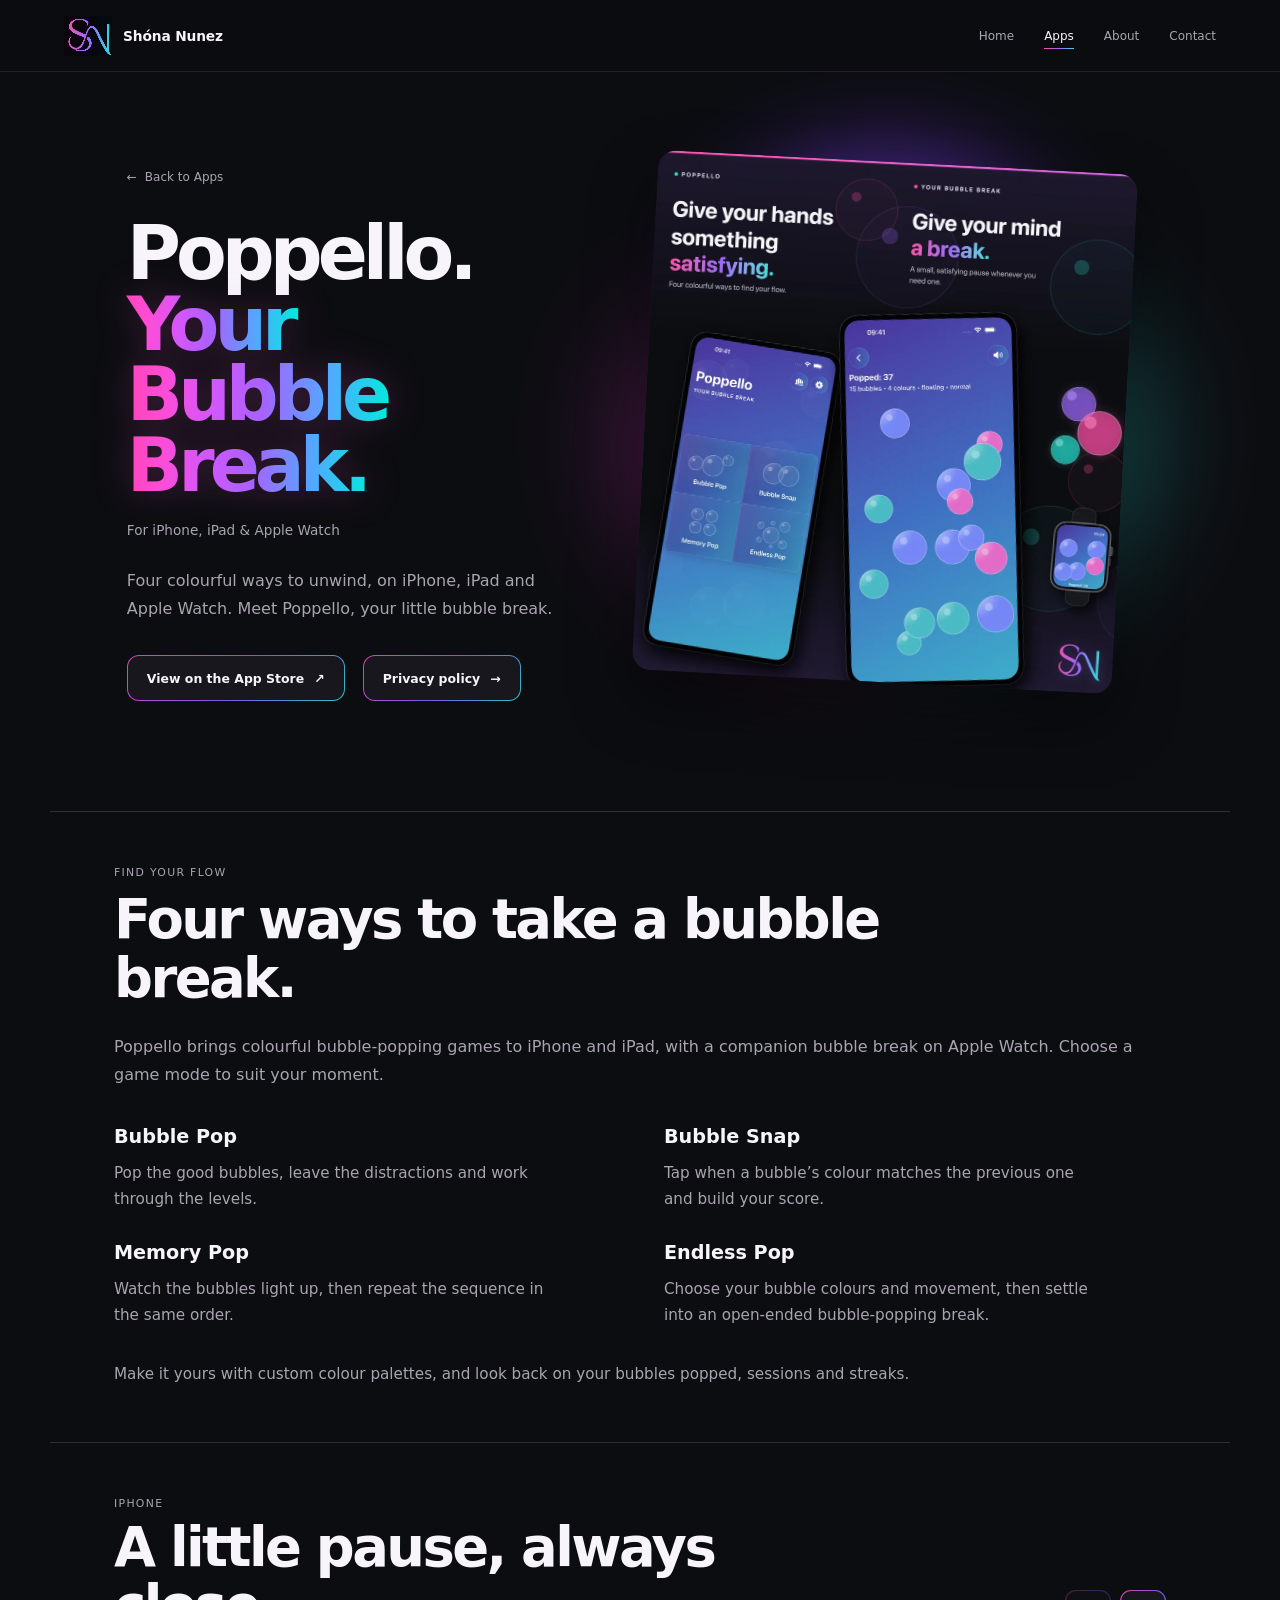
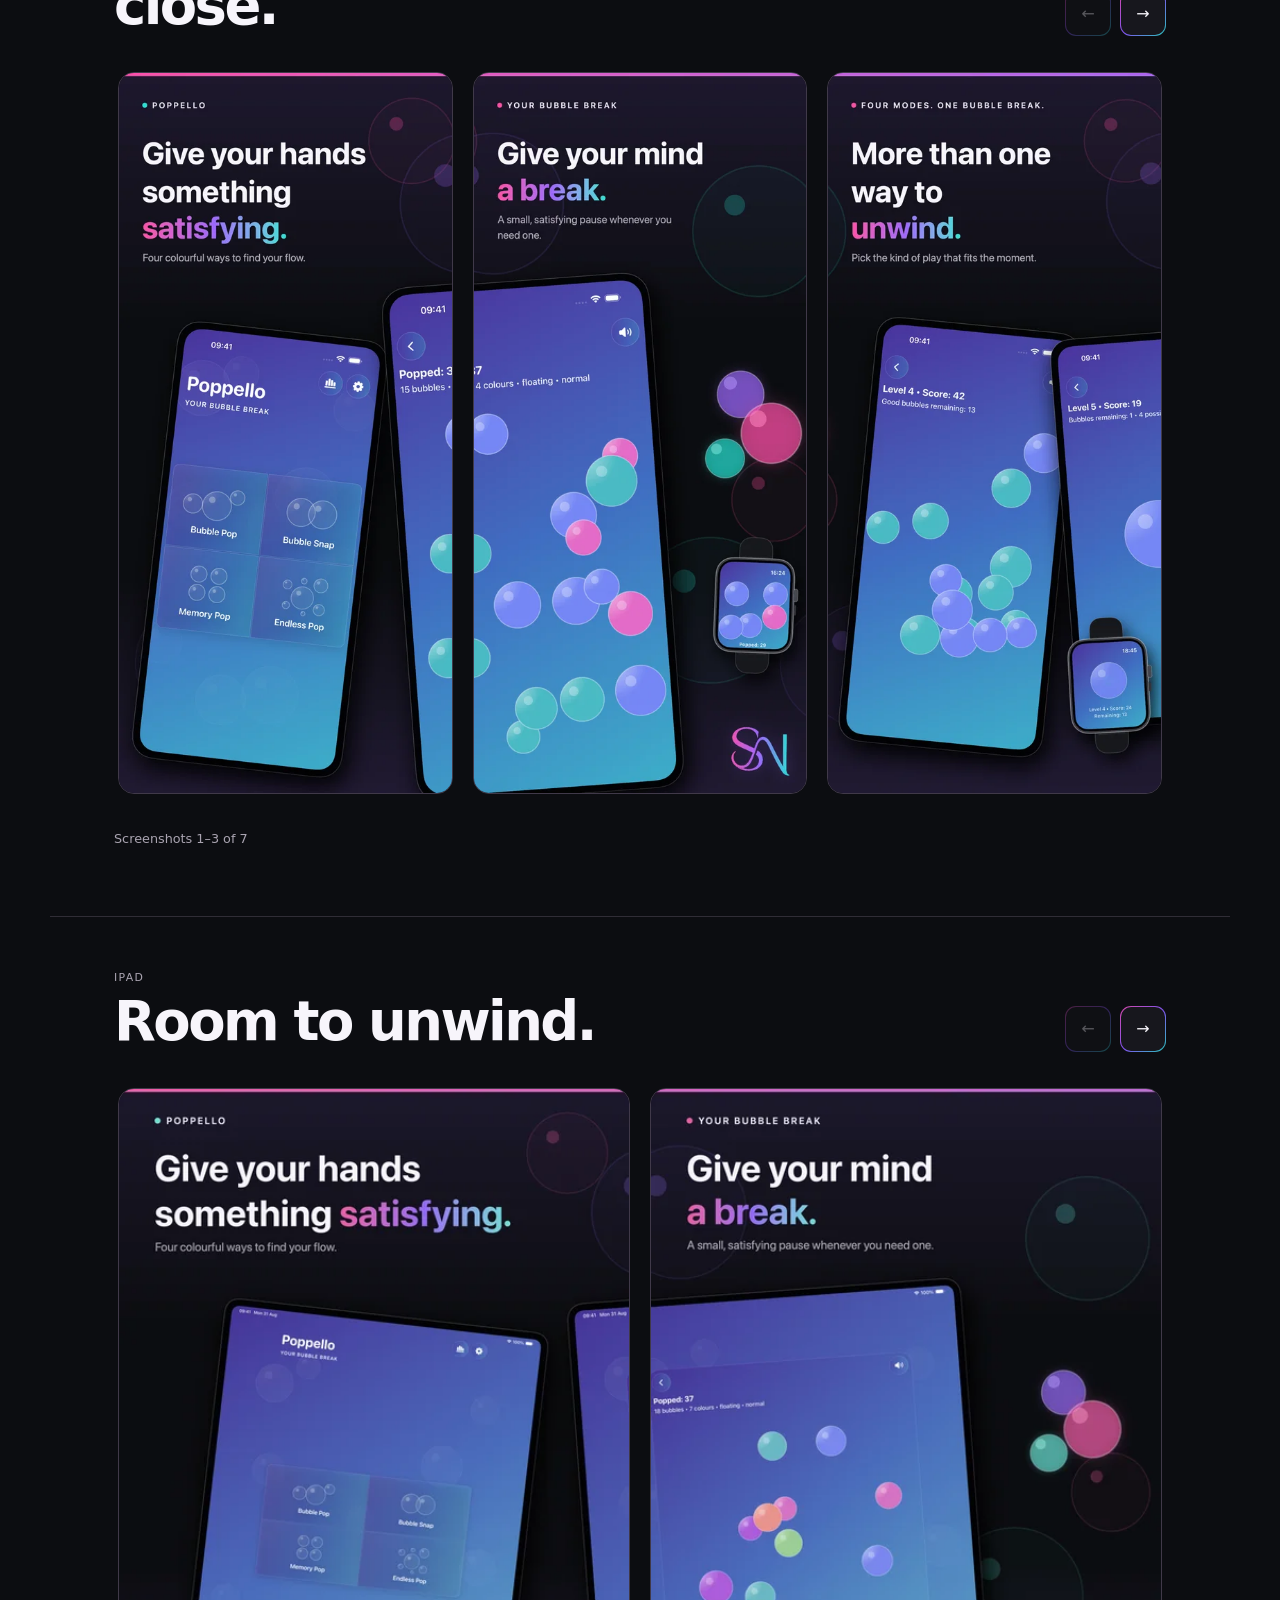
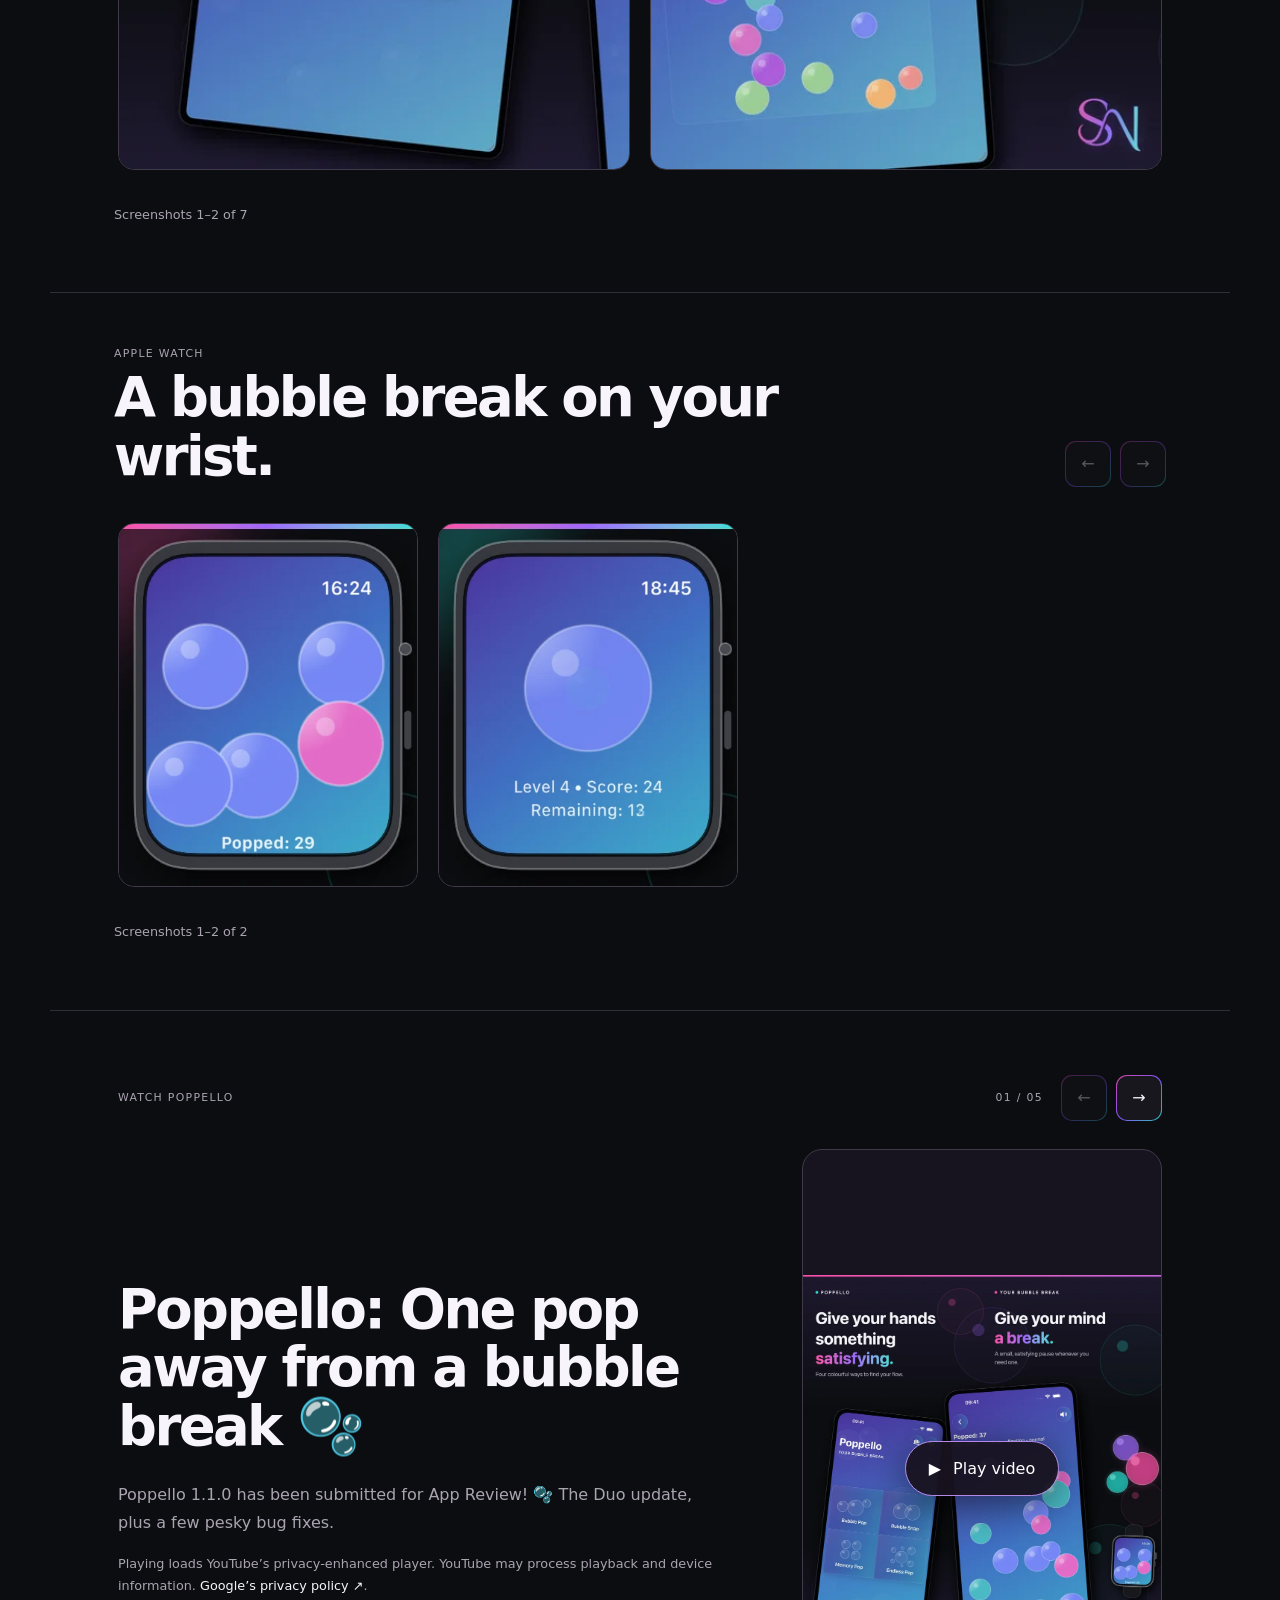
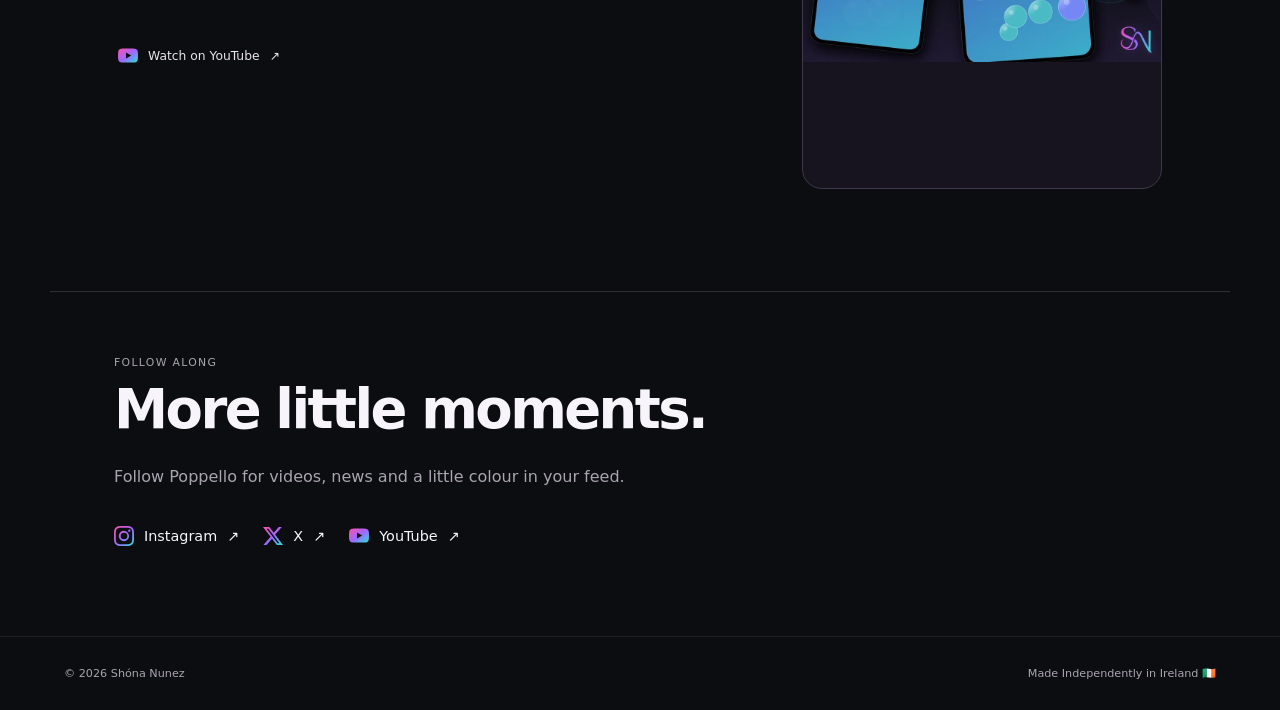
<file: poppello/index.html>
<!doctype html>
<html lang="en-IE">
<head>
  <meta charset="utf-8">
  <meta name="viewport" content="width=device-width, initial-scale=1">
  <meta name="theme-color" content="#0c0d11">
  <meta name="description" content="Relax with Poppello, a colourful bubble-popping game for iPhone, iPad and Apple Watch. Explore four game modes, choose your colours and track your play.">
  <title>Poppello: Your Bubble Break | Bubble-Popping Game</title>
  <link rel="canonical" href="https://snapps.ie/poppello/">
  <meta property="og:title" content="Poppello: Your Bubble Break | Bubble-Popping Game">
  <meta property="og:description" content="Relax with Poppello, a colourful bubble-popping game for iPhone, iPad and Apple Watch. Explore four game modes, choose your colours and track your play.">
  <meta property="og:type" content="website">
  <meta property="og:url" content="https://snapps.ie/poppello/">
  <meta property="og:locale" content="en_IE">
  <meta property="og:site_name" content="Shóna Nunez Apps">
  <meta property="og:image" content="https://snapps.ie/assets/poppello/social-preview.jpg">
  <meta property="og:image:width" content="1200">
  <meta property="og:image:height" content="630">
  <meta property="og:image:alt" content="Poppello: Your Bubble Break, colourful bubble play on iPhone">
  <meta name="twitter:card" content="summary_large_image">
  <link rel="icon" href="/favicon.png" type="image/png" sizes="96x96">
  <link rel="icon" href="/favicon.ico" type="image/x-icon" sizes="16x16 32x32 48x48">
  <link rel="apple-touch-icon" href="/apple-touch-icon.png" sizes="180x180">
  <link rel="stylesheet" href="../styles.css?v=5da92eff8414">
  <script src="../script.js?v=860942e1552c" defer></script>
  <script type="application/ld+json">
{
  "@context": "https://schema.org",
  "@graph": [
    {
      "@type": "WebPage",
      "@id": "https://snapps.ie/poppello/#webpage",
      "url": "https://snapps.ie/poppello/",
      "name": "Poppello: Your Bubble Break | Bubble-Popping Game",
      "description": "Relax with Poppello, a colourful bubble-popping game for iPhone, iPad and Apple Watch. Explore four game modes, choose your colours and track your play.",
      "inLanguage": "en-IE",
      "isPartOf": {
        "@id": "https://snapps.ie/#website"
      },
      "mainEntity": {
        "@id": "https://snapps.ie/poppello/#app"
      },
      "video": [
        {
          "@id": "https://snapps.ie/poppello/#video-lYA7FkGvdBw"
        },
        {
          "@id": "https://snapps.ie/poppello/#video-KqjzYEjWpyI"
        },
        {
          "@id": "https://snapps.ie/poppello/#video-w1rrkvjYo1U"
        },
        {
          "@id": "https://snapps.ie/poppello/#video-pyjeqTHm8HM"
        },
        {
          "@id": "https://snapps.ie/poppello/#video-YYjLGkWVrwc"
        }
      ]
    },
    {
      "@type": "SoftwareApplication",
      "@id": "https://snapps.ie/poppello/#app",
      "name": "Poppello: Your Bubble Break",
      "url": "https://snapps.ie/poppello/",
      "applicationCategory": "GameApplication",
      "operatingSystem": "iOS, iPadOS, watchOS",
      "description": "Relax with Poppello, a colourful bubble-popping game for iPhone, iPad and Apple Watch. Explore four game modes, choose your colours and track your play.",
      "downloadUrl": "https://apps.apple.com/app/id6786302718",
      "author": {
        "@type": "Person",
        "@id": "https://snapps.ie/#developer",
        "name": "Shóna Nunez",
        "url": "https://snapps.ie/"
      },
      "screenshot": [
        "https://snapps.ie/assets/poppello/iphone-01-960.webp",
        "https://snapps.ie/assets/poppello/ipad-01-960.webp",
        "https://snapps.ie/assets/poppello/watch-02.webp"
      ],
      "featureList": [
        "Bubble Pop",
        "Bubble Snap",
        "Memory Pop",
        "Endless Pop",
        "Custom colour palettes",
        "Play statistics"
      ],
      "sameAs": [
        "https://www.instagram.com/snapps_poppello/",
        "https://x.com/snapps_poppello",
        "https://www.youtube.com/@snapps_poppello"
      ]
    },
    {
      "@type": "VideoObject",
      "@id": "https://snapps.ie/poppello/#video-lYA7FkGvdBw",
      "name": "Poppello: One pop away from a bubble break 🫧",
      "description": "Poppello 1.1.0 has been submitted for App Review! 🫧 The Duo update, plus a few pesky bug fixes.",
      "thumbnailUrl": [
        "https://i.ytimg.com/vi/lYA7FkGvdBw/hqdefault.jpg"
      ],
      "uploadDate": "2026-11-18T15:35:06+00:00",
      "embedUrl": "https://www.youtube-nocookie.com/embed/lYA7FkGvdBw",
      "url": "https://www.youtube.com/shorts/lYA7FkGvdBw",
      "about": {
        "@id": "https://snapps.ie/poppello/#app"
      }
    },
    {
      "@type": "VideoObject",
      "@id": "https://snapps.ie/poppello/#video-KqjzYEjWpyI",
      "name": "Poppello: A busy day deserves a little pause 🫧",
      "description": "Give your hands something satisfying to do and take a moment for yourself.",
      "thumbnailUrl": [
        "https://i.ytimg.com/vi/KqjzYEjWpyI/hqdefault.jpg"
      ],
      "uploadDate": "2026-11-12T15:37:49+00:00",
      "embedUrl": "https://www.youtube-nocookie.com/embed/KqjzYEjWpyI",
      "url": "https://www.youtube.com/shorts/KqjzYEjWpyI",
      "about": {
        "@id": "https://snapps.ie/poppello/#app"
      }
    },
    {
      "@type": "VideoObject",
      "@id": "https://snapps.ie/poppello/#video-w1rrkvjYo1U",
      "name": "Happy Halloween from Poppello!",
      "description": "All treats, no tricks 🎃👻 Take a little bubble break this Halloween with Poppello 🫧",
      "thumbnailUrl": [
        "https://i.ytimg.com/vi/w1rrkvjYo1U/hqdefault.jpg"
      ],
      "uploadDate": "2026-10-30T17:57:23+00:00",
      "embedUrl": "https://www.youtube-nocookie.com/embed/w1rrkvjYo1U",
      "url": "https://www.youtube.com/shorts/w1rrkvjYo1U",
      "about": {
        "@id": "https://snapps.ie/poppello/#app"
      }
    },
    {
      "@type": "VideoObject",
      "@id": "https://snapps.ie/poppello/#video-pyjeqTHm8HM",
      "name": "Poppello is available now! 🫧 A little pop. A calmer moment.",
      "description": "Poppello is available now! A little pop. A calmer moment.",
      "thumbnailUrl": [
        "https://i.ytimg.com/vi/pyjeqTHm8HM/hqdefault.jpg"
      ],
      "uploadDate": "2026-10-27T17:45:48+00:00",
      "embedUrl": "https://www.youtube-nocookie.com/embed/pyjeqTHm8HM",
      "url": "https://www.youtube.com/shorts/pyjeqTHm8HM",
      "about": {
        "@id": "https://snapps.ie/poppello/#app"
      }
    },
    {
      "@type": "VideoObject",
      "@id": "https://snapps.ie/poppello/#video-YYjLGkWVrwc",
      "name": "Poppello: Coming Soon",
      "description": "Poppello’s coming-soon promotional video.",
      "thumbnailUrl": [
        "https://i.ytimg.com/vi/YYjLGkWVrwc/hqdefault.jpg"
      ],
      "uploadDate": "2026-10-24T15:07:31+00:00",
      "embedUrl": "https://www.youtube-nocookie.com/embed/YYjLGkWVrwc",
      "url": "https://www.youtube.com/shorts/YYjLGkWVrwc",
      "about": {
        "@id": "https://snapps.ie/poppello/#app"
      }
    }
  ]
}
  </script>
</head>
<body>
  <a class="skip-link" href="#main-content">Skip to content</a>

  <header class="site-header">
    <a class="brand" href="/" aria-label="Shóna Nunez, home">
      <span class="brand-mark" aria-hidden="true"></span>
      <span>Shóna Nunez</span>
    </a>
    <nav class="site-nav" aria-label="Main navigation">
      <a href="/">Home</a>
      <a class="is-current" aria-current="location" href="/project/">Apps</a>
      <a href="/about/">About</a>
      <a href="/contact/">Contact</a>
    </nav>
  </header>

  <main id="main-content">
    <section class="project-hero" aria-labelledby="project-heading">
      <div class="project-hero-copy">
        <a class="back-link" href="/project/"><span aria-hidden="true">←</span> Back to Apps</a>
        <h1 id="project-heading">Poppello. <span class="gradient-text">Your Bubble Break.</span></h1>
        <p class="product-platforms">For iPhone, iPad &amp; Apple Watch</p>
        <p>Four colourful ways to unwind, on iPhone, iPad and Apple Watch. Meet Poppello, your little bubble break.</p>
        <div class="project-actions">
          <a class="button button--quiet" href="https://apps.apple.com/app/id6786302718">View on the App Store <span aria-hidden="true">↗</span></a>
          <a class="button button--quiet" href="/poppello/privacy-policy/">Privacy policy <span aria-hidden="true">→</span></a>
        </div>
      </div>
      <div class="project-hero-art product-art">
        <img src="/assets/poppello/iphone-spread-01-02-960.webp" srcset="/assets/poppello/iphone-spread-01-02-480.webp 480w, /assets/poppello/iphone-spread-01-02-960.webp 960w, /assets/poppello/iphone-spread-01-02-1440.webp 1440w" sizes="(max-width: 760px) 85vw, 480px" width="2484" height="2688" alt="Give your hands something satisfying. Give your mind a break. Poppello’s menu and bubble play on iPhone and Apple Watch" fetchpriority="high">
      </div>
    </section>

    <section class="product-features" aria-labelledby="features-heading">
      <p class="section-label">Find your flow</p>
      <h2 id="features-heading">Four ways to take a bubble break.</h2>
      <p class="features-intro">Poppello brings colourful bubble-popping games to iPhone and iPad, with a companion bubble break on Apple Watch. Choose a game mode to suit your moment.</p>
      <div class="mode-grid">
        <article><h3>Bubble Pop</h3><p>Pop the good bubbles, leave the distractions and work through the levels.</p></article>
        <article><h3>Bubble Snap</h3><p>Tap when a bubble’s colour matches the previous one and build your score.</p></article>
        <article><h3>Memory Pop</h3><p>Watch the bubbles light up, then repeat the sequence in the same order.</p></article>
        <article><h3>Endless Pop</h3><p>Choose your bubble colours and movement, then settle into an open-ended bubble-popping break.</p></article>
      </div>
      <p class="features-note">Make it yours with custom colour palettes, and look back on your bubbles popped, sessions and streaks.</p>
    </section>

    <section class="gallery-section screenshot-gallery" data-gallery aria-labelledby="iphone-heading">
      <div class="gallery-heading">
        <div><p class="section-label">iPhone</p><h2 id="iphone-heading">A little pause, always close.</h2></div>
        <div class="carousel-controls" hidden>
          <button type="button" data-previous aria-label="Previous iPhone screenshot" aria-controls="iphone-screenshots">←</button>
          <button type="button" data-next aria-label="Next iPhone screenshot" aria-controls="iphone-screenshots">→</button>
        </div>
      </div>
      <p class="sr-only" id="iphone-help">Swipe or scroll to explore. Use the arrow keys when the gallery is focused. Select an image for a closer look.</p>
      <div class="screenshot-track screenshot-track--iphone" id="iphone-screenshots" tabindex="0" role="region" aria-roledescription="carousel" aria-labelledby="iphone-heading" aria-describedby="iphone-help">
          <figure class="screenshot-card" role="group" aria-roledescription="slide" aria-label="1 of 7">
            <a href="/assets/poppello/iphone-01-960.webp" aria-label="View larger: Give your hands something satisfying on iPhone"><img src="/assets/poppello/iphone-01-480.webp" srcset="/assets/poppello/iphone-01-480.webp 480w, /assets/poppello/iphone-01-960.webp 960w" sizes="(max-width: 760px) 78vw, 360px" width="960" height="2078" alt="Poppello’s four game modes and colourful bubbles on iPhone" loading="lazy" decoding="async"></a>
          </figure>
          <figure class="screenshot-card" role="group" aria-roledescription="slide" aria-label="2 of 7">
            <a href="/assets/poppello/iphone-02-960.webp" aria-label="View larger: Give your mind a break on iPhone"><img src="/assets/poppello/iphone-02-480.webp" srcset="/assets/poppello/iphone-02-480.webp 480w, /assets/poppello/iphone-02-960.webp 960w" sizes="(max-width: 760px) 78vw, 360px" width="960" height="2078" alt="A small, satisfying pause with Poppello, with iPhone and Apple Watch" loading="lazy" decoding="async"></a>
          </figure>
          <figure class="screenshot-card" role="group" aria-roledescription="slide" aria-label="3 of 7">
            <a href="/assets/poppello/iphone-03-960.webp" aria-label="View larger: More than one way to unwind on iPhone"><img src="/assets/poppello/iphone-03-480.webp" srcset="/assets/poppello/iphone-03-480.webp 480w, /assets/poppello/iphone-03-960.webp 960w" sizes="(max-width: 760px) 78vw, 360px" width="960" height="2078" alt="Bubble Pop, Bubble Snap, Memory Pop and Endless Pop game modes on iPhone" loading="lazy" decoding="async"></a>
          </figure>
          <figure class="screenshot-card" role="group" aria-roledescription="slide" aria-label="4 of 7">
            <a href="/assets/poppello/iphone-04-960.webp" aria-label="View larger: Give busy thoughts somewhere to go on iPhone"><img src="/assets/poppello/iphone-04-480.webp" srcset="/assets/poppello/iphone-04-480.webp 480w, /assets/poppello/iphone-04-960.webp 960w" sizes="(max-width: 760px) 78vw, 360px" width="960" height="2078" alt="Colourful bubble gameplay with level and score indicators on iPhone" loading="lazy" decoding="async"></a>
          </figure>
          <figure class="screenshot-card" role="group" aria-roledescription="slide" aria-label="5 of 7">
            <a href="/assets/poppello/iphone-05-960.webp" aria-label="View larger: Pick the colours that feel just right on iPhone"><img src="/assets/poppello/iphone-05-480.webp" srcset="/assets/poppello/iphone-05-480.webp 480w, /assets/poppello/iphone-05-960.webp 960w" sizes="(max-width: 760px) 78vw, 360px" width="960" height="2078" alt="Green, blue, pink and purple bubble colour palettes on iPhone" loading="lazy" decoding="async"></a>
          </figure>
          <figure class="screenshot-card" role="group" aria-roledescription="slide" aria-label="6 of 7">
            <a href="/assets/poppello/iphone-06-960.webp" aria-label="View larger: Go bright. Keep it soft. Make it yours on iPhone"><img src="/assets/poppello/iphone-06-480.webp" srcset="/assets/poppello/iphone-06-480.webp 480w, /assets/poppello/iphone-06-960.webp 960w" sizes="(max-width: 760px) 78vw, 360px" width="960" height="2078" alt="A softer grey bubble theme on iPhone" loading="lazy" decoding="async"></a>
          </figure>
          <figure class="screenshot-card" role="group" aria-roledescription="slide" aria-label="7 of 7">
            <a href="/assets/poppello/iphone-07-960.webp" aria-label="View larger: See your calm moments add up on iPhone"><img src="/assets/poppello/iphone-07-480.webp" srcset="/assets/poppello/iphone-07-480.webp 480w, /assets/poppello/iphone-07-960.webp 960w" sizes="(max-width: 760px) 78vw, 360px" width="960" height="2078" alt="Statistics with bubbles popped, sessions, streaks and an activity calendar on iPhone" loading="lazy" decoding="async"></a>
          </figure>
      </div>
      <p class="gallery-status" data-status aria-live="polite" aria-atomic="true"></p>
    </section>

    <section class="gallery-section screenshot-gallery" data-gallery aria-labelledby="ipad-heading">
      <div class="gallery-heading">
        <div><p class="section-label">iPad</p><h2 id="ipad-heading">Room to unwind.</h2></div>
        <div class="carousel-controls" hidden>
          <button type="button" data-previous aria-label="Previous iPad screenshot" aria-controls="ipad-screenshots">←</button>
          <button type="button" data-next aria-label="Next iPad screenshot" aria-controls="ipad-screenshots">→</button>
        </div>
      </div>
      <p class="sr-only" id="ipad-help">Swipe or scroll to explore. Use the arrow keys when the gallery is focused. Select an image for a closer look.</p>
      <div class="screenshot-track screenshot-track--ipad" id="ipad-screenshots" tabindex="0" role="region" aria-roledescription="carousel" aria-labelledby="ipad-heading" aria-describedby="ipad-help">
          <figure class="screenshot-card" role="group" aria-roledescription="slide" aria-label="1 of 7">
            <a href="/assets/poppello/ipad-01-960.webp" aria-label="View larger: Give your hands something satisfying on iPad"><img src="/assets/poppello/ipad-01-480.webp" srcset="/assets/poppello/ipad-01-480.webp 480w, /assets/poppello/ipad-01-960.webp 960w" sizes="(max-width: 760px) 78vw, 480px" width="960" height="1280" alt="Poppello’s four game modes and colourful bubbles on iPad" loading="lazy" decoding="async"></a>
          </figure>
          <figure class="screenshot-card" role="group" aria-roledescription="slide" aria-label="2 of 7">
            <a href="/assets/poppello/ipad-02-960.webp" aria-label="View larger: Give your mind a break on iPad"><img src="/assets/poppello/ipad-02-480.webp" srcset="/assets/poppello/ipad-02-480.webp 480w, /assets/poppello/ipad-02-960.webp 960w" sizes="(max-width: 760px) 78vw, 480px" width="960" height="1280" alt="A small, satisfying pause with Poppello, with iPad and Apple Watch" loading="lazy" decoding="async"></a>
          </figure>
          <figure class="screenshot-card" role="group" aria-roledescription="slide" aria-label="3 of 7">
            <a href="/assets/poppello/ipad-03-960.webp" aria-label="View larger: More than one way to unwind on iPad"><img src="/assets/poppello/ipad-03-480.webp" srcset="/assets/poppello/ipad-03-480.webp 480w, /assets/poppello/ipad-03-960.webp 960w" sizes="(max-width: 760px) 78vw, 480px" width="960" height="1280" alt="Bubble Pop, Bubble Snap, Memory Pop and Endless Pop game modes on iPad" loading="lazy" decoding="async"></a>
          </figure>
          <figure class="screenshot-card" role="group" aria-roledescription="slide" aria-label="4 of 7">
            <a href="/assets/poppello/ipad-04-960.webp" aria-label="View larger: Give busy thoughts somewhere to go on iPad"><img src="/assets/poppello/ipad-04-480.webp" srcset="/assets/poppello/ipad-04-480.webp 480w, /assets/poppello/ipad-04-960.webp 960w" sizes="(max-width: 760px) 78vw, 480px" width="960" height="1280" alt="Colourful bubble gameplay with level and score indicators on iPad" loading="lazy" decoding="async"></a>
          </figure>
          <figure class="screenshot-card" role="group" aria-roledescription="slide" aria-label="5 of 7">
            <a href="/assets/poppello/ipad-05-960.webp" aria-label="View larger: Pick the colours that feel just right on iPad"><img src="/assets/poppello/ipad-05-480.webp" srcset="/assets/poppello/ipad-05-480.webp 480w, /assets/poppello/ipad-05-960.webp 960w" sizes="(max-width: 760px) 78vw, 480px" width="960" height="1280" alt="Green, blue, pink and purple bubble colour palettes on iPad" loading="lazy" decoding="async"></a>
          </figure>
          <figure class="screenshot-card" role="group" aria-roledescription="slide" aria-label="6 of 7">
            <a href="/assets/poppello/ipad-06-960.webp" aria-label="View larger: Go bright. Keep it soft. Make it yours on iPad"><img src="/assets/poppello/ipad-06-480.webp" srcset="/assets/poppello/ipad-06-480.webp 480w, /assets/poppello/ipad-06-960.webp 960w" sizes="(max-width: 760px) 78vw, 480px" width="960" height="1280" alt="A softer grey bubble theme on iPad" loading="lazy" decoding="async"></a>
          </figure>
          <figure class="screenshot-card" role="group" aria-roledescription="slide" aria-label="7 of 7">
            <a href="/assets/poppello/ipad-07-960.webp" aria-label="View larger: See your calm moments add up on iPad"><img src="/assets/poppello/ipad-07-480.webp" srcset="/assets/poppello/ipad-07-480.webp 480w, /assets/poppello/ipad-07-960.webp 960w" sizes="(max-width: 760px) 78vw, 480px" width="960" height="1280" alt="Statistics with bubbles popped, sessions, streaks and an activity calendar on iPad" loading="lazy" decoding="async"></a>
          </figure>
      </div>
      <p class="gallery-status" data-status aria-live="polite" aria-atomic="true"></p>
    </section>

    <section class="gallery-section screenshot-gallery" data-gallery aria-labelledby="watch-heading">
      <div class="gallery-heading">
        <div><p class="section-label">Apple Watch</p><h2 id="watch-heading">A bubble break on your wrist.</h2></div>
        <div class="carousel-controls" hidden>
          <button type="button" data-previous aria-label="Previous Apple Watch screenshot" aria-controls="watch-screenshots">←</button>
          <button type="button" data-next aria-label="Next Apple Watch screenshot" aria-controls="watch-screenshots">→</button>
        </div>
      </div>
      <p class="sr-only" id="watch-help">Swipe or scroll to explore. Use the arrow keys when the gallery is focused. Select an image for a closer look.</p>
      <div class="screenshot-track screenshot-track--watch" id="watch-screenshots" tabindex="0" role="region" aria-roledescription="carousel" aria-labelledby="watch-heading" aria-describedby="watch-help">
          <figure class="screenshot-card" role="group" aria-roledescription="slide" aria-label="1 of 2">
            <a href="/assets/poppello/watch-02.webp" aria-label="View larger: Pop a little, wherever you are on Apple Watch"><img src="/assets/poppello/watch-02.webp" sizes="(max-width: 760px) 78vw, 360px" width="422" height="514" alt="Colourful bubbles and a popped counter on Apple Watch" loading="lazy" decoding="async"></a>
          </figure>
          <figure class="screenshot-card" role="group" aria-roledescription="slide" aria-label="2 of 2">
            <a href="/assets/poppello/watch-03.webp" aria-label="View larger: Another way to play on Apple Watch"><img src="/assets/poppello/watch-03.webp" sizes="(max-width: 760px) 78vw, 360px" width="422" height="514" alt="Apple Watch bubble gameplay with a level, score and remaining bubble count on Apple Watch" loading="lazy" decoding="async"></a>
          </figure>
      </div>
      <p class="gallery-status" data-status aria-live="polite" aria-atomic="true"></p>
    </section>

    <section class="video-section video-carousel" data-video-carousel aria-labelledby="videos-heading">
      <div class="video-carousel-heading">
        <h2 class="section-label" id="videos-heading">Watch Poppello</h2>
        <div class="app-navigation">
          <span class="app-number" data-video-counter>01 / 05</span>
          <div class="carousel-controls" hidden>
            <button type="button" data-previous aria-label="Previous video" aria-controls="poppello-videos">←</button>
            <button type="button" data-next aria-label="Next video" aria-controls="poppello-videos">→</button>
          </div>
        </div>
      </div>
      <div class="video-track" id="poppello-videos" tabindex="0" role="region" aria-roledescription="carousel" aria-labelledby="videos-heading">
    <article class="video-feature video-slide" aria-labelledby="video-heading-lYA7FkGvdBw" role="group" aria-roledescription="slide" aria-label="Video 1 of 5">
      <div class="video-copy">
        <h3 id="video-heading-lYA7FkGvdBw">Poppello: One pop away from a bubble break 🫧</h3>
        <p>Poppello 1.1.0 has been submitted for App Review! 🫧 The Duo update, plus a few pesky bug fixes.</p>
        <p class="video-privacy" id="video-privacy-lYA7FkGvdBw">Playing loads YouTube’s privacy-enhanced player. YouTube may process playback and device information. <a class="inline-external-link" href="https://policies.google.com/privacy">Google’s privacy policy <span aria-hidden="true">↗</span></a>.</p>
        <a class="text-link video-watch-link" href="https://www.youtube.com/shorts/lYA7FkGvdBw"><svg class="social-icon" width="20" height="20" viewBox="0 0 16 16" aria-hidden="true" focusable="false"><defs><linearGradient id="social-gradient-video-watch-lYA7FkGvdBw" x1="0" y1="0" x2="1" y2="1"><stop offset="0%" stop-color="#ff4fa8"/><stop offset="52%" stop-color="#9e68ff"/><stop offset="100%" stop-color="#26e4d4"/></linearGradient></defs><g fill="url(#social-gradient-video-watch-lYA7FkGvdBw)"><path d="M8.051 1.999h.089c.822.003 4.987.033 6.11.335a2.01 2.01 0 0 1 1.415 1.42c.101.38.172.883.22 1.402l.01.104.022.26.008.104c.065.914.073 1.77.074 1.957v.075c-.001.194-.01 1.108-.082 2.06l-.008.105-.009.104c-.05.572-.124 1.14-.235 1.558a2.01 2.01 0 0 1-1.415 1.42c-1.16.312-5.569.334-6.18.335h-.142c-.309 0-1.587-.006-2.927-.052l-.17-.006-.087-.004-.171-.007-.171-.007c-1.11-.049-2.167-.128-2.654-.26a2.01 2.01 0 0 1-1.415-1.419c-.111-.417-.185-.986-.235-1.558L.09 9.82l-.008-.104A31 31 0 0 1 0 7.68v-.123c.002-.215.01-.958.064-1.778l.007-.103.003-.052.008-.104.022-.26.01-.104c.048-.519.119-1.023.22-1.402a2.01 2.01 0 0 1 1.415-1.42c.487-.13 1.544-.21 2.654-.26l.17-.007.172-.006.086-.003.171-.007A100 100 0 0 1 7.858 2zM6.4 5.209v4.818l4.157-2.408z"/></g></svg><span>Watch on YouTube</span><span aria-hidden="true">↗</span></a>
      </div>
      <div class="video-frame" data-video-container>
        <a class="video-launch" href="https://www.youtube.com/shorts/lYA7FkGvdBw" data-video="lYA7FkGvdBw" data-video-title="Poppello: One pop away from a bubble break 🫧" aria-label="Play Poppello: One pop away from a bubble break 🫧" aria-describedby="video-privacy-lYA7FkGvdBw">
          <img src="/assets/poppello/iphone-spread-01-02-960.webp" width="2484" height="2688" alt="" loading="lazy">
          <span class="video-play"><span aria-hidden="true">▶</span> Play video</span>
        </a>
      </div>
    </article>

    <article class="video-feature video-slide" aria-labelledby="video-heading-KqjzYEjWpyI" role="group" aria-roledescription="slide" aria-label="Video 2 of 5">
      <div class="video-copy">
        <h3 id="video-heading-KqjzYEjWpyI">Poppello: A busy day deserves a little pause 🫧</h3>
        <p>Give your hands something satisfying to do and take a moment for yourself.</p>
        <p class="video-privacy" id="video-privacy-KqjzYEjWpyI">Playing loads YouTube’s privacy-enhanced player. YouTube may process playback and device information. <a class="inline-external-link" href="https://policies.google.com/privacy">Google’s privacy policy <span aria-hidden="true">↗</span></a>.</p>
        <a class="text-link video-watch-link" href="https://www.youtube.com/shorts/KqjzYEjWpyI"><svg class="social-icon" width="20" height="20" viewBox="0 0 16 16" aria-hidden="true" focusable="false"><defs><linearGradient id="social-gradient-video-watch-KqjzYEjWpyI" x1="0" y1="0" x2="1" y2="1"><stop offset="0%" stop-color="#ff4fa8"/><stop offset="52%" stop-color="#9e68ff"/><stop offset="100%" stop-color="#26e4d4"/></linearGradient></defs><g fill="url(#social-gradient-video-watch-KqjzYEjWpyI)"><path d="M8.051 1.999h.089c.822.003 4.987.033 6.11.335a2.01 2.01 0 0 1 1.415 1.42c.101.38.172.883.22 1.402l.01.104.022.26.008.104c.065.914.073 1.77.074 1.957v.075c-.001.194-.01 1.108-.082 2.06l-.008.105-.009.104c-.05.572-.124 1.14-.235 1.558a2.01 2.01 0 0 1-1.415 1.42c-1.16.312-5.569.334-6.18.335h-.142c-.309 0-1.587-.006-2.927-.052l-.17-.006-.087-.004-.171-.007-.171-.007c-1.11-.049-2.167-.128-2.654-.26a2.01 2.01 0 0 1-1.415-1.419c-.111-.417-.185-.986-.235-1.558L.09 9.82l-.008-.104A31 31 0 0 1 0 7.68v-.123c.002-.215.01-.958.064-1.778l.007-.103.003-.052.008-.104.022-.26.01-.104c.048-.519.119-1.023.22-1.402a2.01 2.01 0 0 1 1.415-1.42c.487-.13 1.544-.21 2.654-.26l.17-.007.172-.006.086-.003.171-.007A100 100 0 0 1 7.858 2zM6.4 5.209v4.818l4.157-2.408z"/></g></svg><span>Watch on YouTube</span><span aria-hidden="true">↗</span></a>
      </div>
      <div class="video-frame" data-video-container>
        <a class="video-launch" href="https://www.youtube.com/shorts/KqjzYEjWpyI" data-video="KqjzYEjWpyI" data-video-title="Poppello: A busy day deserves a little pause 🫧" aria-label="Play Poppello: A busy day deserves a little pause 🫧" aria-describedby="video-privacy-KqjzYEjWpyI">
          <img src="/assets/poppello/iphone-spread-01-02-960.webp" width="2484" height="2688" alt="" loading="lazy">
          <span class="video-play"><span aria-hidden="true">▶</span> Play video</span>
        </a>
      </div>
    </article>

    <article class="video-feature video-slide" aria-labelledby="video-heading-w1rrkvjYo1U" role="group" aria-roledescription="slide" aria-label="Video 3 of 5">
      <div class="video-copy">
        <h3 id="video-heading-w1rrkvjYo1U">Happy Halloween from Poppello!</h3>
        <p>All treats, no tricks 🎃👻 Take a little bubble break this Halloween with Poppello 🫧</p>
        <p class="video-privacy" id="video-privacy-w1rrkvjYo1U">Playing loads YouTube’s privacy-enhanced player. YouTube may process playback and device information. <a class="inline-external-link" href="https://policies.google.com/privacy">Google’s privacy policy <span aria-hidden="true">↗</span></a>.</p>
        <a class="text-link video-watch-link" href="https://www.youtube.com/shorts/w1rrkvjYo1U"><svg class="social-icon" width="20" height="20" viewBox="0 0 16 16" aria-hidden="true" focusable="false"><defs><linearGradient id="social-gradient-video-watch-w1rrkvjYo1U" x1="0" y1="0" x2="1" y2="1"><stop offset="0%" stop-color="#ff4fa8"/><stop offset="52%" stop-color="#9e68ff"/><stop offset="100%" stop-color="#26e4d4"/></linearGradient></defs><g fill="url(#social-gradient-video-watch-w1rrkvjYo1U)"><path d="M8.051 1.999h.089c.822.003 4.987.033 6.11.335a2.01 2.01 0 0 1 1.415 1.42c.101.38.172.883.22 1.402l.01.104.022.26.008.104c.065.914.073 1.77.074 1.957v.075c-.001.194-.01 1.108-.082 2.06l-.008.105-.009.104c-.05.572-.124 1.14-.235 1.558a2.01 2.01 0 0 1-1.415 1.42c-1.16.312-5.569.334-6.18.335h-.142c-.309 0-1.587-.006-2.927-.052l-.17-.006-.087-.004-.171-.007-.171-.007c-1.11-.049-2.167-.128-2.654-.26a2.01 2.01 0 0 1-1.415-1.419c-.111-.417-.185-.986-.235-1.558L.09 9.82l-.008-.104A31 31 0 0 1 0 7.68v-.123c.002-.215.01-.958.064-1.778l.007-.103.003-.052.008-.104.022-.26.01-.104c.048-.519.119-1.023.22-1.402a2.01 2.01 0 0 1 1.415-1.42c.487-.13 1.544-.21 2.654-.26l.17-.007.172-.006.086-.003.171-.007A100 100 0 0 1 7.858 2zM6.4 5.209v4.818l4.157-2.408z"/></g></svg><span>Watch on YouTube</span><span aria-hidden="true">↗</span></a>
      </div>
      <div class="video-frame" data-video-container>
        <a class="video-launch" href="https://www.youtube.com/shorts/w1rrkvjYo1U" data-video="w1rrkvjYo1U" data-video-title="Happy Halloween from Poppello!" aria-label="Play Happy Halloween from Poppello!" aria-describedby="video-privacy-w1rrkvjYo1U">
          <img src="/assets/poppello/iphone-spread-01-02-960.webp" width="2484" height="2688" alt="" loading="lazy">
          <span class="video-play"><span aria-hidden="true">▶</span> Play video</span>
        </a>
      </div>
    </article>

    <article class="video-feature video-slide" aria-labelledby="video-heading-pyjeqTHm8HM" role="group" aria-roledescription="slide" aria-label="Video 4 of 5">
      <div class="video-copy">
        <h3 id="video-heading-pyjeqTHm8HM">Poppello is available now!</h3>
        <p>A little pop. A calmer moment.</p>
        <p class="video-privacy" id="video-privacy-pyjeqTHm8HM">Playing loads YouTube’s privacy-enhanced player. YouTube may process playback and device information. <a class="inline-external-link" href="https://policies.google.com/privacy">Google’s privacy policy <span aria-hidden="true">↗</span></a>.</p>
        <a class="text-link video-watch-link" href="https://www.youtube.com/shorts/pyjeqTHm8HM"><svg class="social-icon" width="20" height="20" viewBox="0 0 16 16" aria-hidden="true" focusable="false"><defs><linearGradient id="social-gradient-video-watch-pyjeqTHm8HM" x1="0" y1="0" x2="1" y2="1"><stop offset="0%" stop-color="#ff4fa8"/><stop offset="52%" stop-color="#9e68ff"/><stop offset="100%" stop-color="#26e4d4"/></linearGradient></defs><g fill="url(#social-gradient-video-watch-pyjeqTHm8HM)"><path d="M8.051 1.999h.089c.822.003 4.987.033 6.11.335a2.01 2.01 0 0 1 1.415 1.42c.101.38.172.883.22 1.402l.01.104.022.26.008.104c.065.914.073 1.77.074 1.957v.075c-.001.194-.01 1.108-.082 2.06l-.008.105-.009.104c-.05.572-.124 1.14-.235 1.558a2.01 2.01 0 0 1-1.415 1.42c-1.16.312-5.569.334-6.18.335h-.142c-.309 0-1.587-.006-2.927-.052l-.17-.006-.087-.004-.171-.007-.171-.007c-1.11-.049-2.167-.128-2.654-.26a2.01 2.01 0 0 1-1.415-1.419c-.111-.417-.185-.986-.235-1.558L.09 9.82l-.008-.104A31 31 0 0 1 0 7.68v-.123c.002-.215.01-.958.064-1.778l.007-.103.003-.052.008-.104.022-.26.01-.104c.048-.519.119-1.023.22-1.402a2.01 2.01 0 0 1 1.415-1.42c.487-.13 1.544-.21 2.654-.26l.17-.007.172-.006.086-.003.171-.007A100 100 0 0 1 7.858 2zM6.4 5.209v4.818l4.157-2.408z"/></g></svg><span>Watch on YouTube</span><span aria-hidden="true">↗</span></a>
      </div>
      <div class="video-frame" data-video-container>
        <a class="video-launch" href="https://www.youtube.com/shorts/pyjeqTHm8HM" data-video="pyjeqTHm8HM" data-video-title="Poppello is available now! 🫧 A little pop. A calmer moment." aria-label="Play the Poppello launch video" aria-describedby="video-privacy-pyjeqTHm8HM">
          <img src="/assets/poppello/iphone-spread-01-02-960.webp" width="2484" height="2688" alt="" loading="lazy">
          <span class="video-play"><span aria-hidden="true">▶</span> Play video</span>
        </a>
      </div>
    </article>

    <article class="video-feature video-slide" aria-labelledby="video-heading-YYjLGkWVrwc" role="group" aria-roledescription="slide" aria-label="Video 5 of 5">
      <div class="video-copy">
        <h3 id="video-heading-YYjLGkWVrwc">A little bubble break, in motion.</h3>
        <p>Take a closer look at Poppello in this short video.</p>
        <p class="video-privacy" id="video-privacy-YYjLGkWVrwc">Playing loads YouTube’s privacy-enhanced player. YouTube may process playback and device information. <a class="inline-external-link" href="https://policies.google.com/privacy">Google’s privacy policy <span aria-hidden="true">↗</span></a>.</p>
        <a class="text-link video-watch-link" href="https://www.youtube.com/shorts/YYjLGkWVrwc"><svg class="social-icon" width="20" height="20" viewBox="0 0 16 16" aria-hidden="true" focusable="false"><defs><linearGradient id="social-gradient-video-watch" x1="0" y1="0" x2="1" y2="1"><stop offset="0%" stop-color="#ff4fa8"/><stop offset="52%" stop-color="#9e68ff"/><stop offset="100%" stop-color="#26e4d4"/></linearGradient></defs><g fill="url(#social-gradient-video-watch)"><path d="M8.051 1.999h.089c.822.003 4.987.033 6.11.335a2.01 2.01 0 0 1 1.415 1.42c.101.38.172.883.22 1.402l.01.104.022.26.008.104c.065.914.073 1.77.074 1.957v.075c-.001.194-.01 1.108-.082 2.06l-.008.105-.009.104c-.05.572-.124 1.14-.235 1.558a2.01 2.01 0 0 1-1.415 1.42c-1.16.312-5.569.334-6.18.335h-.142c-.309 0-1.587-.006-2.927-.052l-.17-.006-.087-.004-.171-.007-.171-.007c-1.11-.049-2.167-.128-2.654-.26a2.01 2.01 0 0 1-1.415-1.419c-.111-.417-.185-.986-.235-1.558L.09 9.82l-.008-.104A31 31 0 0 1 0 7.68v-.123c.002-.215.01-.958.064-1.778l.007-.103.003-.052.008-.104.022-.26.01-.104c.048-.519.119-1.023.22-1.402a2.01 2.01 0 0 1 1.415-1.42c.487-.13 1.544-.21 2.654-.26l.17-.007.172-.006.086-.003.171-.007A100 100 0 0 1 7.858 2zM6.4 5.209v4.818l4.157-2.408z"/></g></svg><span>Watch on YouTube</span><span aria-hidden="true">↗</span></a>
      </div>
      <div class="video-frame" data-video-container>
        <a class="video-launch" href="https://www.youtube.com/shorts/YYjLGkWVrwc" data-video="YYjLGkWVrwc" data-video-title="Poppello: Coming Soon" aria-label="Play the Poppello short video" aria-describedby="video-privacy-YYjLGkWVrwc">
          <img src="/assets/poppello/iphone-spread-01-02-960.webp" width="2484" height="2688" alt="" loading="lazy">
          <span class="video-play"><span aria-hidden="true">▶</span> Play video</span>
        </a>
      </div>
    </article>
      </div>
      <p class="sr-only" data-status aria-live="polite" aria-atomic="true">Video 1 of 5</p>
    </section>

    <section class="product-follow" aria-labelledby="follow-heading">
      <p class="section-label">Follow along</p>
      <div><h2 id="follow-heading">More little moments.</h2><p>Follow Poppello for videos, news and a little colour in your feed.</p>
        <nav class="social-links" aria-label="Poppello social channels">
          <a href="https://www.instagram.com/snapps_poppello/"><svg class="social-icon" width="20" height="20" viewBox="0 0 16 16" aria-hidden="true" focusable="false"><defs><linearGradient id="social-gradient-poppello-1" x1="0" y1="0" x2="1" y2="1"><stop offset="0%" stop-color="#ff4fa8"/><stop offset="52%" stop-color="#9e68ff"/><stop offset="100%" stop-color="#26e4d4"/></linearGradient></defs><g fill="url(#social-gradient-poppello-1)"><path d="M8 0C5.829 0 5.556.01 4.703.048 3.85.088 3.269.222 2.76.42a3.9 3.9 0 0 0-1.417.923A3.9 3.9 0 0 0 .42 2.76C.222 3.268.087 3.85.048 4.7.01 5.555 0 5.827 0 8.001c0 2.172.01 2.444.048 3.297.04.852.174 1.433.372 1.942.205.526.478.972.923 1.417.444.445.89.719 1.416.923.51.198 1.09.333 1.942.372C5.555 15.99 5.827 16 8 16s2.444-.01 3.298-.048c.851-.04 1.434-.174 1.943-.372a3.9 3.9 0 0 0 1.416-.923c.445-.445.718-.891.923-1.417.197-.509.332-1.09.372-1.942C15.99 10.445 16 10.173 16 8s-.01-2.445-.048-3.299c-.04-.851-.175-1.433-.372-1.941a3.9 3.9 0 0 0-.923-1.417A3.9 3.9 0 0 0 13.24.42c-.51-.198-1.092-.333-1.943-.372C10.443.01 10.172 0 7.998 0zm-.717 1.442h.718c2.136 0 2.389.007 3.232.046.78.035 1.204.166 1.486.275.373.145.64.319.92.599s.453.546.598.92c.11.281.24.705.275 1.485.039.843.047 1.096.047 3.231s-.008 2.389-.047 3.232c-.035.78-.166 1.203-.275 1.485a2.5 2.5 0 0 1-.599.919c-.28.28-.546.453-.92.598-.28.11-.704.24-1.485.276-.843.038-1.096.047-3.232.047s-2.39-.009-3.233-.047c-.78-.036-1.203-.166-1.485-.276a2.5 2.5 0 0 1-.92-.598 2.5 2.5 0 0 1-.6-.92c-.109-.281-.24-.705-.275-1.485-.038-.843-.046-1.096-.046-3.233s.008-2.388.046-3.231c.036-.78.166-1.204.276-1.486.145-.373.319-.64.599-.92s.546-.453.92-.598c.282-.11.705-.24 1.485-.276.738-.034 1.024-.044 2.515-.045zm4.988 1.328a.96.96 0 1 0 0 1.92.96.96 0 0 0 0-1.92m-4.27 1.122a4.109 4.109 0 1 0 0 8.217 4.109 4.109 0 0 0 0-8.217m0 1.441a2.667 2.667 0 1 1 0 5.334 2.667 2.667 0 0 1 0-5.334"/></g></svg><span>Instagram</span><span class="social-arrow" aria-hidden="true">↗</span></a>
          <a href="https://x.com/snapps_poppello"><svg class="social-icon" width="20" height="20" viewBox="0 0 16 16" aria-hidden="true" focusable="false"><defs><linearGradient id="social-gradient-poppello-2" x1="0" y1="0" x2="1" y2="1"><stop offset="0%" stop-color="#ff4fa8"/><stop offset="52%" stop-color="#9e68ff"/><stop offset="100%" stop-color="#26e4d4"/></linearGradient></defs><g fill="url(#social-gradient-poppello-2)"><path d="M12.6.75h2.454l-5.36 6.142L16 15.25h-4.937l-3.867-5.07-4.425 5.07H.316l5.733-6.57L0 .75h5.063l3.495 4.633L12.601.75Zm-.86 13.028h1.36L4.323 2.145H2.865z"/></g></svg><span>X</span><span class="social-arrow" aria-hidden="true">↗</span></a>
          <a href="https://www.youtube.com/@snapps_poppello"><svg class="social-icon" width="20" height="20" viewBox="0 0 16 16" aria-hidden="true" focusable="false"><defs><linearGradient id="social-gradient-poppello-3" x1="0" y1="0" x2="1" y2="1"><stop offset="0%" stop-color="#ff4fa8"/><stop offset="52%" stop-color="#9e68ff"/><stop offset="100%" stop-color="#26e4d4"/></linearGradient></defs><g fill="url(#social-gradient-poppello-3)"><path d="M8.051 1.999h.089c.822.003 4.987.033 6.11.335a2.01 2.01 0 0 1 1.415 1.42c.101.38.172.883.22 1.402l.01.104.022.26.008.104c.065.914.073 1.77.074 1.957v.075c-.001.194-.01 1.108-.082 2.06l-.008.105-.009.104c-.05.572-.124 1.14-.235 1.558a2.01 2.01 0 0 1-1.415 1.42c-1.16.312-5.569.334-6.18.335h-.142c-.309 0-1.587-.006-2.927-.052l-.17-.006-.087-.004-.171-.007-.171-.007c-1.11-.049-2.167-.128-2.654-.26a2.01 2.01 0 0 1-1.415-1.419c-.111-.417-.185-.986-.235-1.558L.09 9.82l-.008-.104A31 31 0 0 1 0 7.68v-.123c.002-.215.01-.958.064-1.778l.007-.103.003-.052.008-.104.022-.26.01-.104c.048-.519.119-1.023.22-1.402a2.01 2.01 0 0 1 1.415-1.42c.487-.13 1.544-.21 2.654-.26l.17-.007.172-.006.086-.003.171-.007A100 100 0 0 1 7.858 2zM6.4 5.209v4.818l4.157-2.408z"/></g></svg><span>YouTube</span><span class="social-arrow" aria-hidden="true">↗</span></a>
        </nav>
      </div>
    </section>
  </main>

  <footer class="site-footer">
    <span>© <span data-current-year>2026</span> Shóna Nunez</span>
    <span>Made Independently in Ireland <span aria-hidden="true">🇮🇪</span></span>
  </footer>
</body>
</html>
</file>
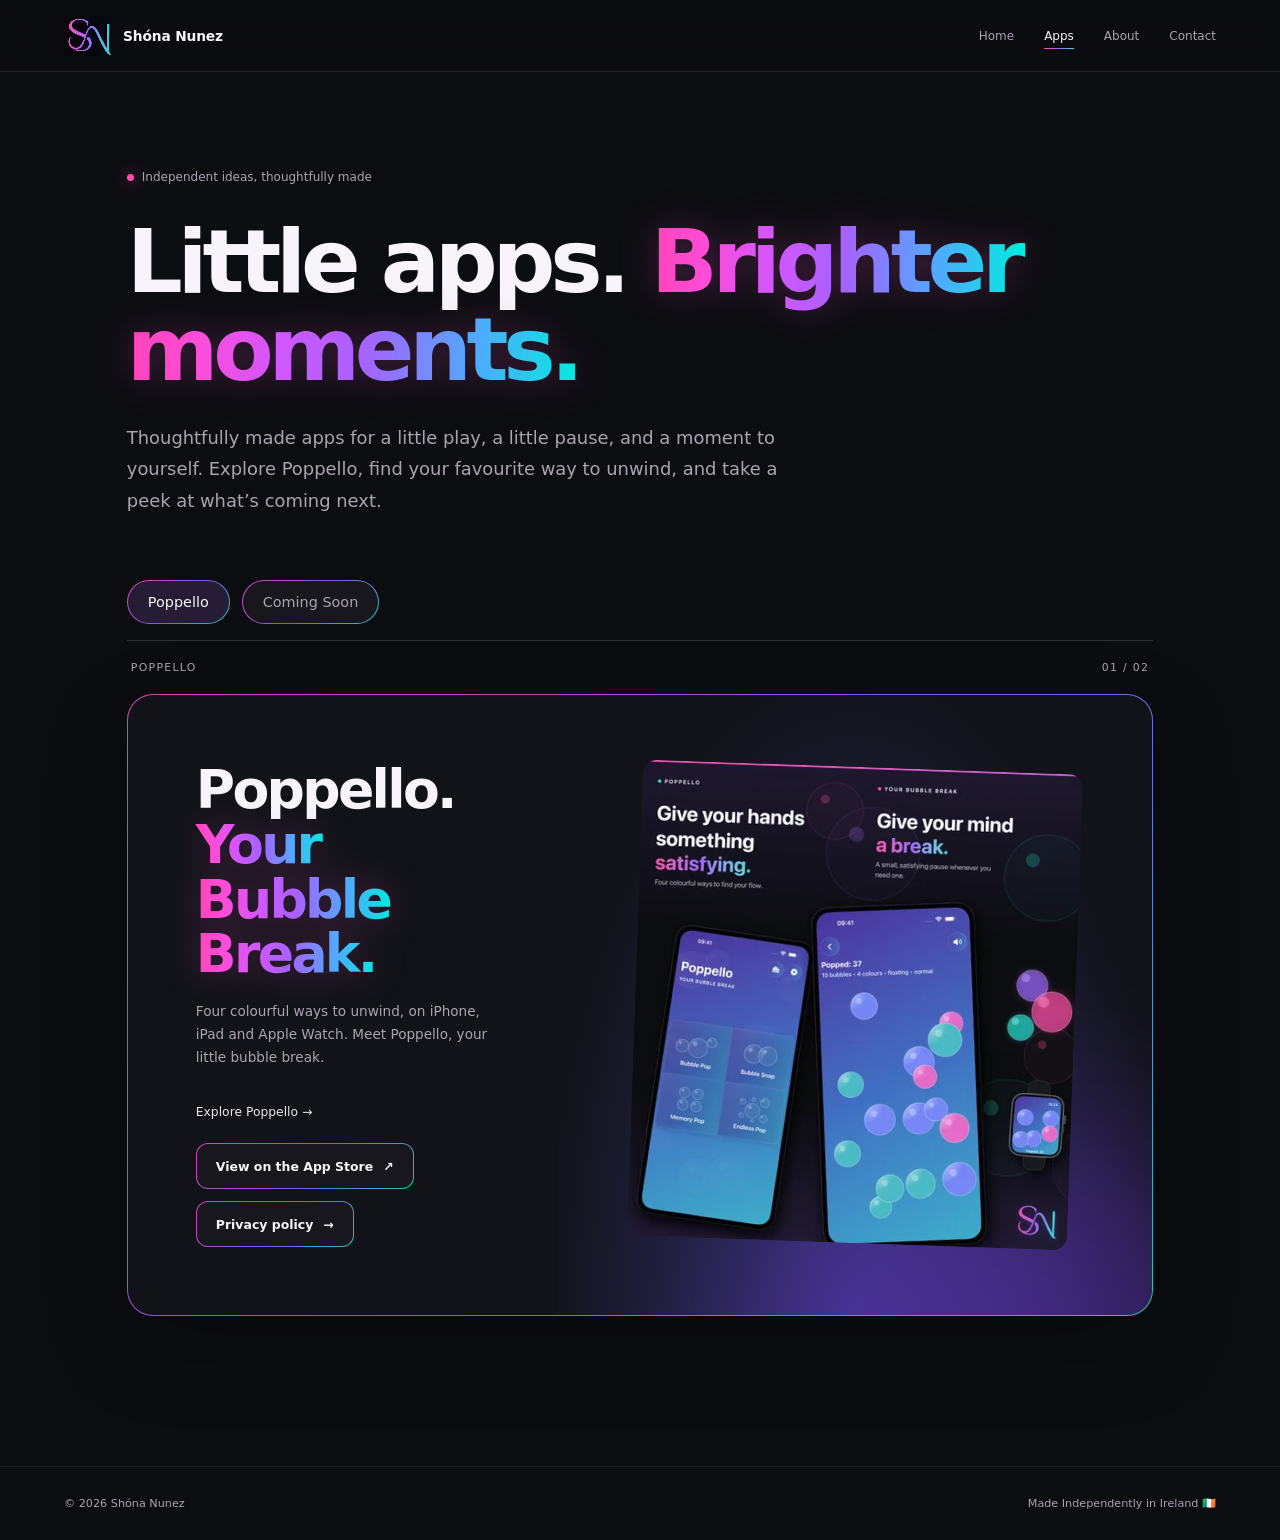
<file: project/index.html>
<!doctype html>
<html lang="en-IE">
<head>
  <meta charset="utf-8">
  <meta name="viewport" content="width=device-width, initial-scale=1">
  <meta name="theme-color" content="#0c0d11">
  <meta name="description" content="Explore apps by Shóna Nunez: meet Poppello for iPhone, iPad and Apple Watch, and discover a quiet preview of what’s coming next.">
  <title>Apps | Shóna Nunez Apps</title>
  <link rel="canonical" href="https://snapps.ie/project/">
  <meta property="og:title" content="Apps | Shóna Nunez Apps">
  <meta property="og:description" content="Explore apps by Shóna Nunez: meet Poppello for iPhone, iPad and Apple Watch, and discover a quiet preview of what’s coming next.">
  <meta property="og:type" content="website">
  <meta property="og:url" content="https://snapps.ie/project/">
  <meta property="og:locale" content="en_IE">
  <meta property="og:site_name" content="Shóna Nunez Apps">
  <meta property="og:image" content="https://snapps.ie/assets/poppello/social-preview.jpg">
  <meta property="og:image:width" content="1200">
  <meta property="og:image:height" content="630">
  <meta property="og:image:alt" content="Poppello: Your Bubble Break, colourful bubble play on iPhone">
  <meta name="twitter:card" content="summary_large_image">
  <link rel="icon" href="/favicon.png" type="image/png" sizes="96x96">
  <link rel="icon" href="/favicon.ico" type="image/x-icon" sizes="16x16 32x32 48x48">
  <link rel="apple-touch-icon" href="/apple-touch-icon.png" sizes="180x180">
  <link rel="stylesheet" href="../styles.css?v=5da92eff8414">
  <script src="../script.js?v=860942e1552c" defer></script>
</head>
<body>
  <a class="skip-link" href="#main-content">Skip to content</a>

  <header class="site-header">
    <a class="brand" href="/" aria-label="Shóna Nunez, home">
      <span class="brand-mark" aria-hidden="true"></span>
      <span>Shóna Nunez</span>
    </a>
    <nav class="site-nav" aria-label="Main navigation">
      <a href="/">Home</a>
      <a class="is-current" aria-current="page" href="/project/">Apps</a>
      <a href="/about/">About</a>
      <a href="/contact/">Contact</a>
    </nav>
  </header>

  <main class="content-main apps-main" id="main-content">
    <header class="apps-heading">
      <p class="eyebrow"><span class="status-dot status-dot--pink" aria-hidden="true"></span>Independent ideas, thoughtfully made</p>
      <h1>Little apps. <span class="gradient-text">Brighter moments.</span></h1>
      <p class="content-intro">Thoughtfully made apps for a little play, a little pause, and a moment to yourself. Explore Poppello, find your favourite way to unwind, and take a peek at what’s coming next.</p>
    </header>
    <div data-app-tabs>
      <nav class="app-tabs" aria-label="Choose an app">
        <a id="tab-poppello" href="#poppello-overview" aria-controls="poppello-overview">Poppello</a>
        <a id="tab-coming-soon" href="#coming-soon" aria-controls="coming-soon">Coming Soon</a>
      </nav>
      <section class="app-panel" id="poppello-overview" aria-labelledby="tab-poppello">
        <div class="section-kicker"><span>Poppello</span><span>01 / 02</span></div>
        <div class="featured-project poppello-preview">
        <div class="project-copy">
          <h2>Poppello. <span class="gradient-text">Your Bubble Break.</span></h2>
          <p>Four colourful ways to unwind, on iPhone, iPad and Apple Watch. Meet Poppello, your little bubble break.</p>
          <a class="text-link" href="/poppello/">Explore Poppello <span aria-hidden="true">→</span></a>
          <div class="project-actions home-project-actions">
            <a class="button button--quiet" href="https://apps.apple.com/app/id6786302718">View on the App Store <span aria-hidden="true">↗</span></a>
            <a class="button button--quiet" href="/poppello/privacy-policy/">Privacy policy <span aria-hidden="true">→</span></a>
          </div>
        </div>
        <a class="featured-art" href="/poppello/" aria-label="Explore Poppello screenshots"><img src="/assets/poppello/iphone-spread-01-02-960.webp" srcset="/assets/poppello/iphone-spread-01-02-480.webp 480w, /assets/poppello/iphone-spread-01-02-960.webp 960w, /assets/poppello/iphone-spread-01-02-1440.webp 1440w" sizes="(max-width: 760px) 85vw, 480px" width="2484" height="2688" alt="Give your hands something satisfying. Give your mind a break. Poppello’s menu and bubble play on iPhone and Apple Watch" loading="lazy"></a>
      </div>
      </section>
      <section class="app-panel" id="coming-soon" aria-labelledby="tab-coming-soon">
        <div class="section-kicker"><span>Coming Soon</span><span>02 / 02</span></div>
        <div class="featured-project featured-project--soon">
          <div class="project-copy">
            <h2>A little light is taking shape.</h2>
            <p>I’m working on something to bring a little warmth and light into everyday life. The first spark is there, but I’m keeping the rest under wraps for now.</p>
          </div>
          <div class="light-glow" aria-hidden="true"><span></span></div>
        </div>
      </section>
    </div>
  </main>

  <footer class="site-footer">
    <span>© <span data-current-year>2026</span> Shóna Nunez</span>
    <span>Made Independently in Ireland <span aria-hidden="true">🇮🇪</span></span>
  </footer>
</body>
</html>
</file>
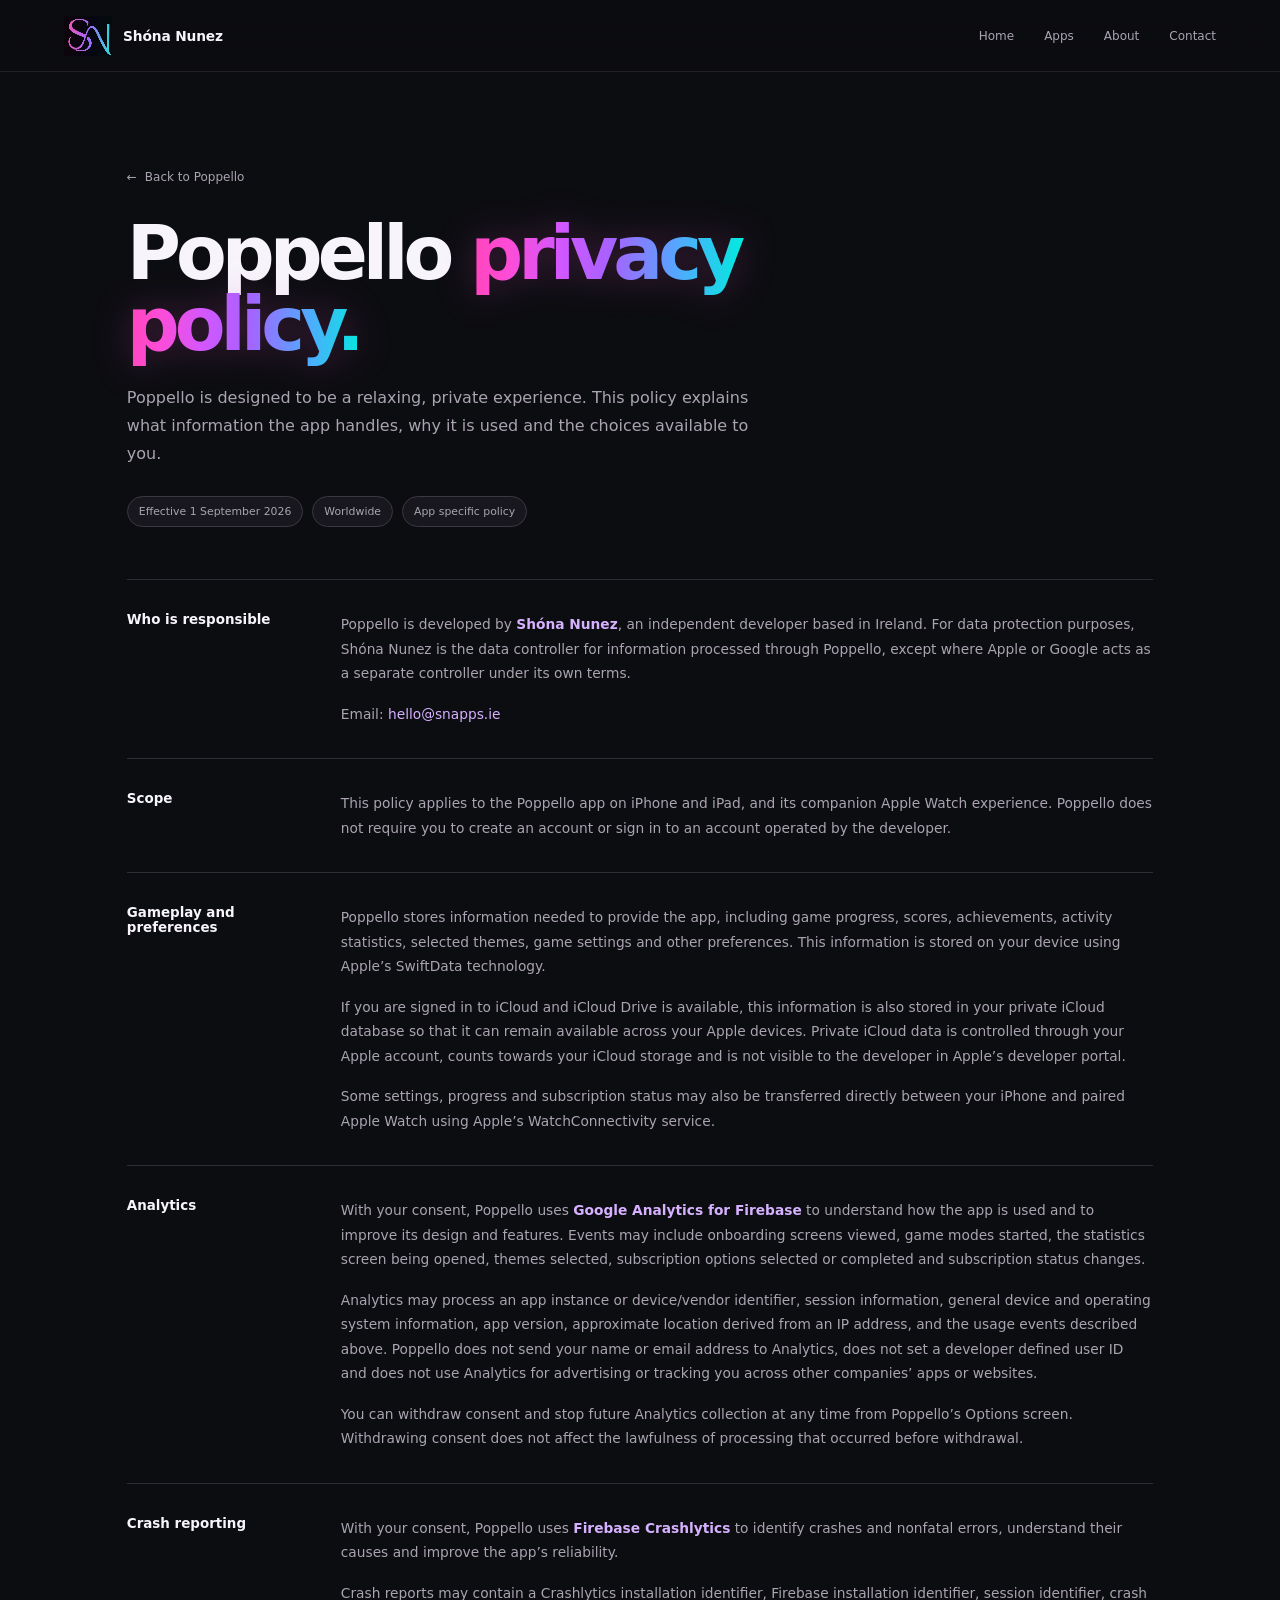
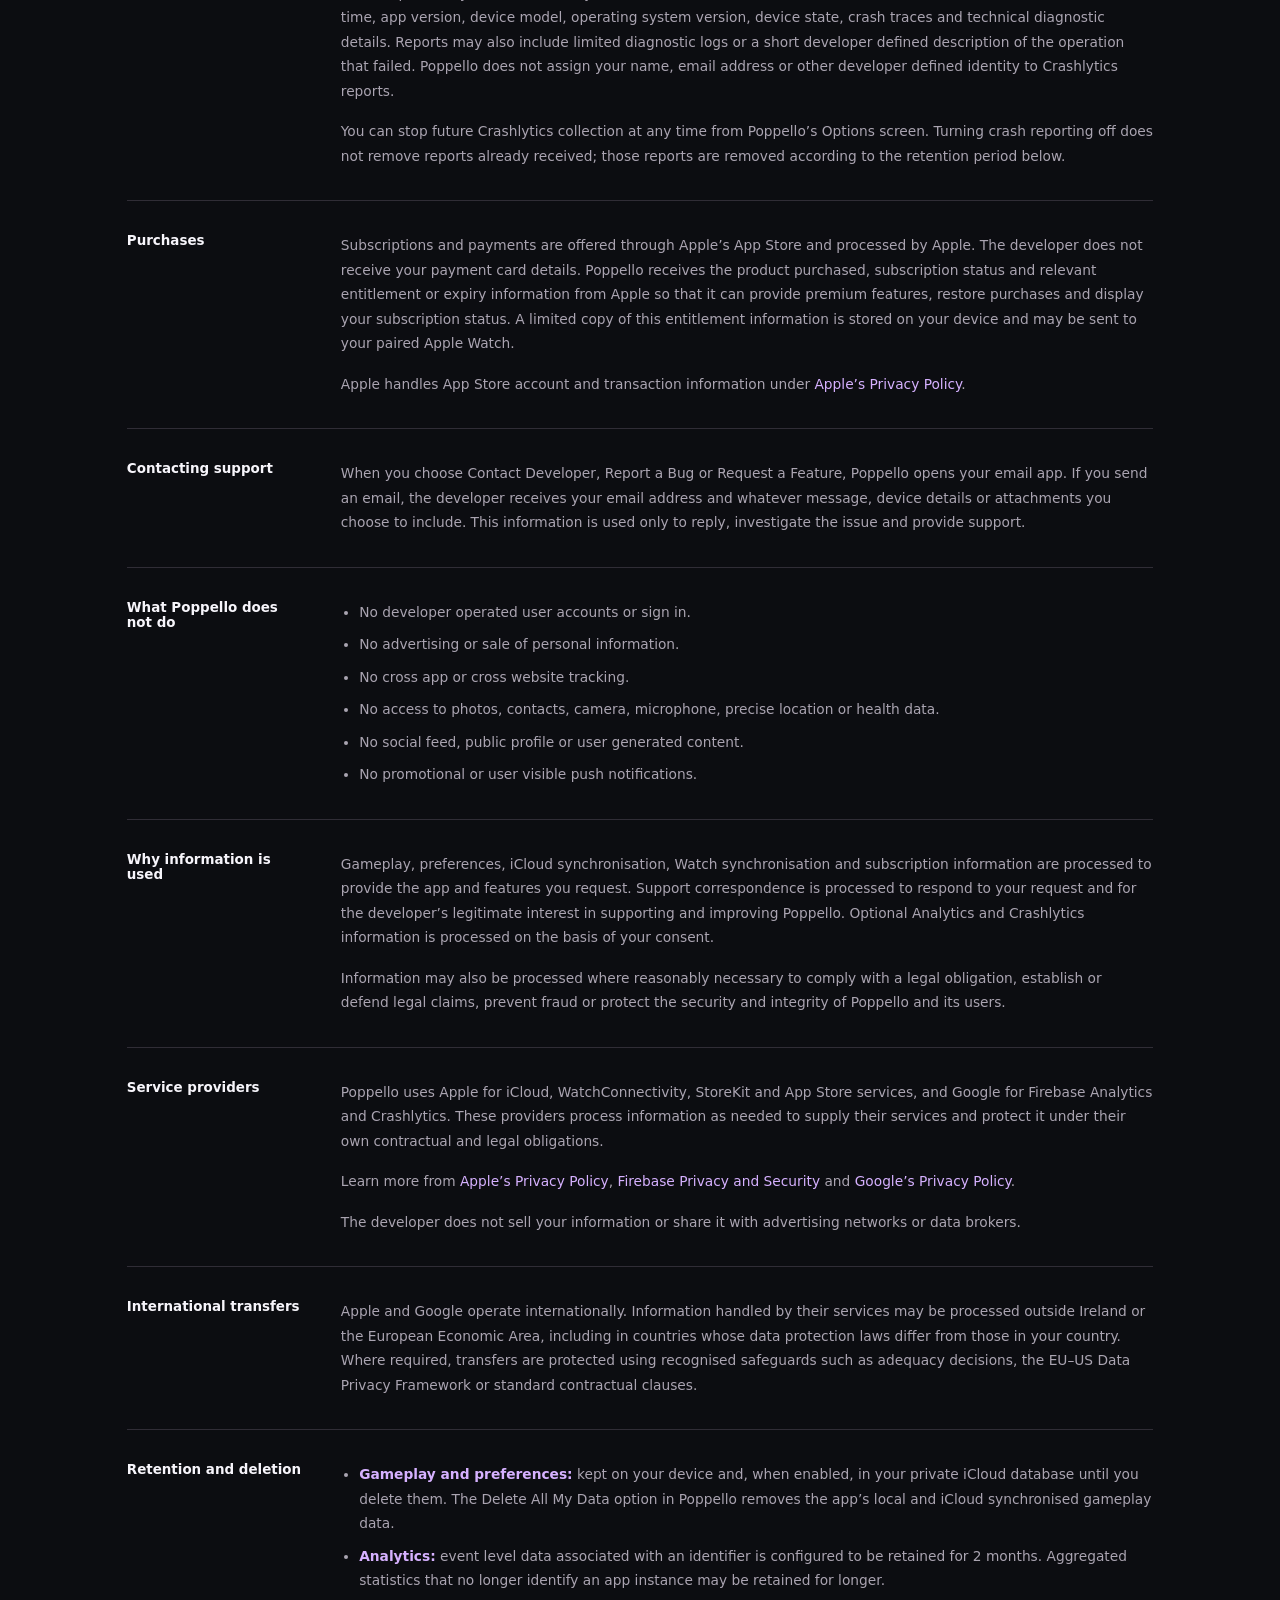
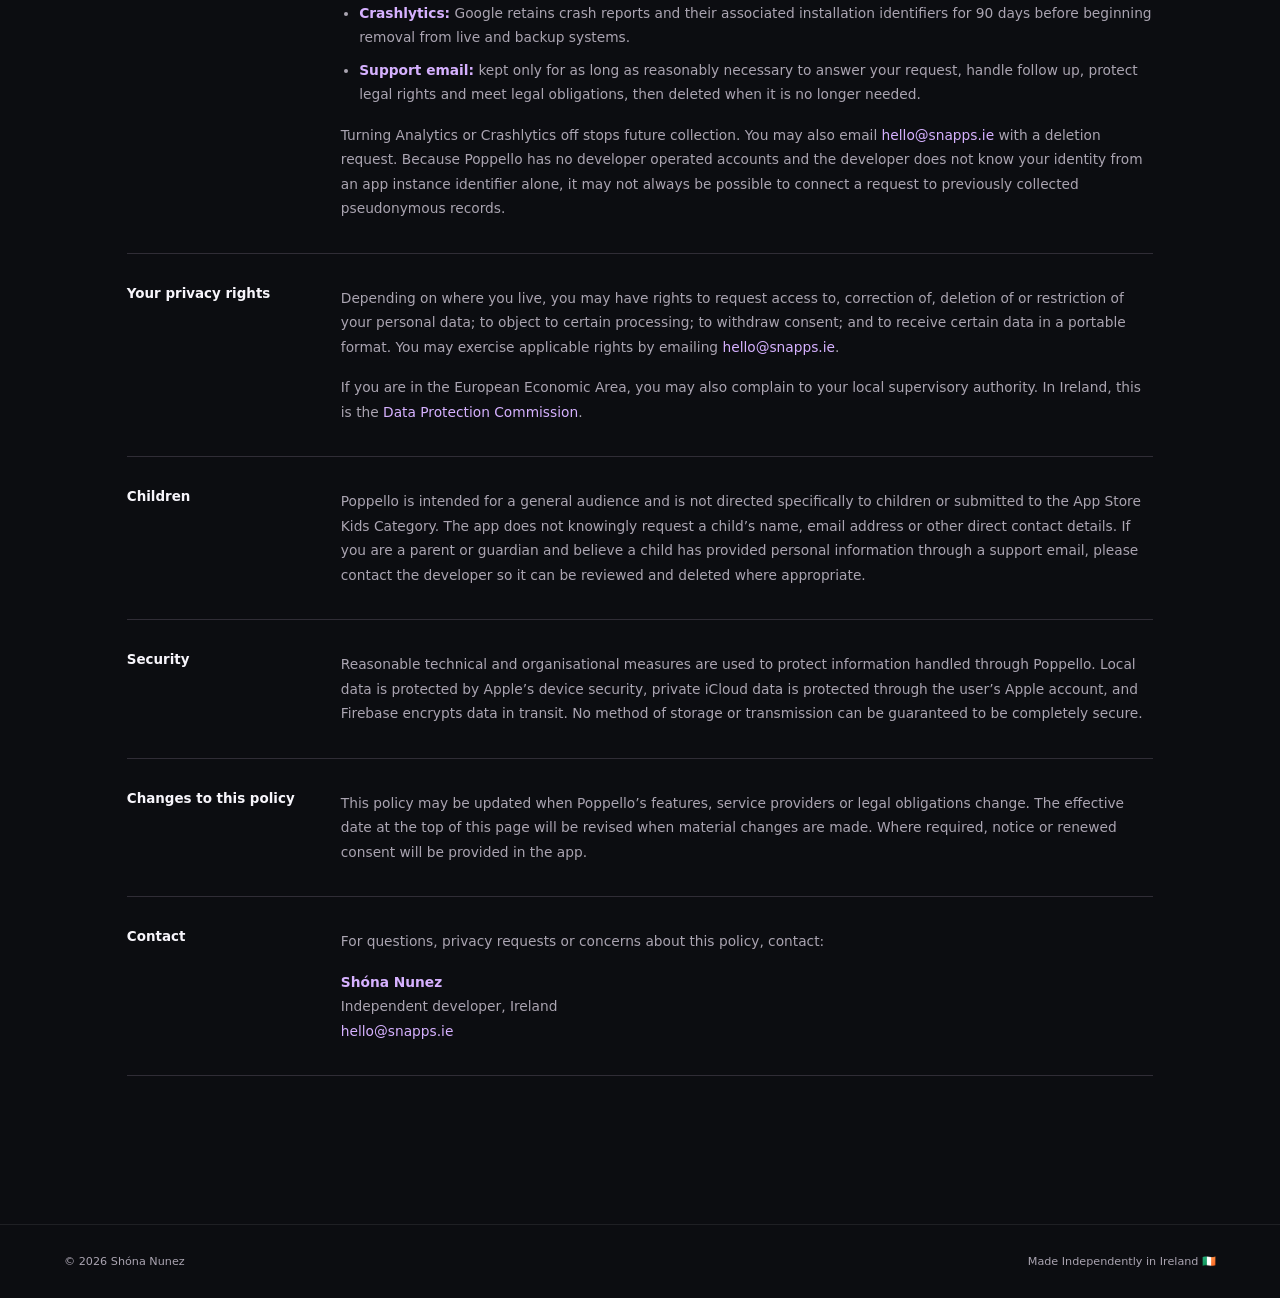
<file: poppello/privacy-policy/index.html>
<!doctype html>
<html lang="en-IE">
<head>
  <meta charset="utf-8">
  <meta name="viewport" content="width=device-width, initial-scale=1">
  <meta name="theme-color" content="#0c0d11">
  <meta name="description" content="Read how Poppello handles gameplay, iCloud sync, optional analytics, crash reporting, purchases and support, and how to contact the developer.">
  <title>Poppello Privacy Policy | Shóna Nunez Apps</title>
  <link rel="canonical" href="https://snapps.ie/poppello/privacy-policy/">
  <meta property="og:title" content="Poppello Privacy Policy | Shóna Nunez Apps">
  <meta property="og:description" content="Read how Poppello handles gameplay, iCloud sync, optional analytics, crash reporting, purchases and support, and how to contact the developer.">
  <meta property="og:type" content="website">
  <meta property="og:url" content="https://snapps.ie/poppello/privacy-policy/">
  <meta property="og:locale" content="en_IE">
  <meta property="og:site_name" content="Shóna Nunez Apps">
  <meta property="og:image" content="https://snapps.ie/assets/poppello/social-preview.jpg">
  <meta property="og:image:width" content="1200">
  <meta property="og:image:height" content="630">
  <meta property="og:image:alt" content="Poppello: Your Bubble Break, colourful bubble play on iPhone">
  <meta name="twitter:card" content="summary_large_image">
  <link rel="icon" href="/favicon.png" type="image/png" sizes="96x96">
  <link rel="icon" href="/favicon.ico" type="image/x-icon" sizes="16x16 32x32 48x48">
  <link rel="apple-touch-icon" href="/apple-touch-icon.png" sizes="180x180">
  <link rel="stylesheet" href="../../styles.css?v=5da92eff8414">
  <script src="../../script.js?v=860942e1552c" defer></script>
</head>
<body>
  <a class="skip-link" href="#main-content">Skip to content</a>

  <header class="site-header">
    <a class="brand" href="/" aria-label="Shóna Nunez, home">
      <span class="brand-mark" aria-hidden="true"></span>
      <span>Shóna Nunez</span>
    </a>
    <nav class="site-nav" aria-label="Main navigation">
      <a href="/">Home</a>
      <a href="/project/">Apps</a>
      <a href="/about/">About</a>
      <a href="/contact/">Contact</a>
    </nav>
  </header>

  <main class="privacy-main" id="main-content">
    <a class="back-link" href="/poppello/"><span aria-hidden="true">←</span> Back to Poppello</a>
    <h1>Poppello <span class="gradient-text">privacy policy.</span></h1>
    <p class="privacy-intro">Poppello is designed to be a relaxing, private experience. This policy explains what information the app handles, why it is used and the choices available to you.</p>
    <div class="policy-tags" aria-label="Policy information">
      <span>Effective 1 September 2026</span>
      <span>Worldwide</span>
      <span>App specific policy</span>
    </div>

    <div class="policy-content">
      <section>
        <h2>Who is responsible</h2>
        <div class="policy-copy">
          <p>Poppello is developed by <strong>Shóna Nunez</strong>, an independent developer based in Ireland. For data protection purposes, Shóna Nunez is the data controller for information processed through Poppello, except where Apple or Google acts as a separate controller under its own terms.</p>
          <p>Email: <a href="mailto:hello@snapps.ie">hello@snapps.ie</a></p>
        </div>
      </section>

      <section>
        <h2>Scope</h2>
        <div class="policy-copy">
          <p>This policy applies to the Poppello app on iPhone and iPad, and its companion Apple Watch experience. Poppello does not require you to create an account or sign in to an account operated by the developer.</p>
        </div>
      </section>

      <section>
        <h2>Gameplay and preferences</h2>
        <div class="policy-copy">
          <p>Poppello stores information needed to provide the app, including game progress, scores, achievements, activity statistics, selected themes, game settings and other preferences. This information is stored on your device using Apple’s SwiftData technology.</p>
          <p>If you are signed in to iCloud and iCloud Drive is available, this information is also stored in your private iCloud database so that it can remain available across your Apple devices. Private iCloud data is controlled through your Apple account, counts towards your iCloud storage and is not visible to the developer in Apple’s developer portal.</p>
          <p>Some settings, progress and subscription status may also be transferred directly between your iPhone and paired Apple Watch using Apple’s WatchConnectivity service.</p>
        </div>
      </section>

      <section>
        <h2>Analytics</h2>
        <div class="policy-copy">
          <p>With your consent, Poppello uses <strong>Google Analytics for Firebase</strong> to understand how the app is used and to improve its design and features. Events may include onboarding screens viewed, game modes started, the statistics screen being opened, themes selected, subscription options selected or completed and subscription status changes.</p>
          <p>Analytics may process an app instance or device/vendor identifier, session information, general device and operating system information, app version, approximate location derived from an IP address, and the usage events described above. Poppello does not send your name or email address to Analytics, does not set a developer defined user ID and does not use Analytics for advertising or tracking you across other companies’ apps or websites.</p>
          <p>You can withdraw consent and stop future Analytics collection at any time from Poppello’s Options screen. Withdrawing consent does not affect the lawfulness of processing that occurred before withdrawal.</p>
        </div>
      </section>

      <section>
        <h2>Crash reporting</h2>
        <div class="policy-copy">
          <p>With your consent, Poppello uses <strong>Firebase Crashlytics</strong> to identify crashes and nonfatal errors, understand their causes and improve the app’s reliability.</p>
          <p>Crash reports may contain a Crashlytics installation identifier, Firebase installation identifier, session identifier, crash time, app version, device model, operating system version, device state, crash traces and technical diagnostic details. Reports may also include limited diagnostic logs or a short developer defined description of the operation that failed. Poppello does not assign your name, email address or other developer defined identity to Crashlytics reports.</p>
          <p>You can stop future Crashlytics collection at any time from Poppello’s Options screen. Turning crash reporting off does not remove reports already received; those reports are removed according to the retention period below.</p>
        </div>
      </section>

      <section>
        <h2>Purchases</h2>
        <div class="policy-copy">
          <p>Subscriptions and payments are offered through Apple’s App Store and processed by Apple. The developer does not receive your payment card details. Poppello receives the product purchased, subscription status and relevant entitlement or expiry information from Apple so that it can provide premium features, restore purchases and display your subscription status. A limited copy of this entitlement information is stored on your device and may be sent to your paired Apple Watch.</p>
          <p>Apple handles App Store account and transaction information under <a href="https://www.apple.com/legal/privacy/" rel="external">Apple’s Privacy Policy</a>.</p>
        </div>
      </section>

      <section>
        <h2>Contacting support</h2>
        <div class="policy-copy">
          <p>When you choose Contact Developer, Report a Bug or Request a Feature, Poppello opens your email app. If you send an email, the developer receives your email address and whatever message, device details or attachments you choose to include. This information is used only to reply, investigate the issue and provide support.</p>
        </div>
      </section>

      <section>
        <h2>What Poppello does not do</h2>
        <div class="policy-copy">
          <ul>
            <li>No developer operated user accounts or sign in.</li>
            <li>No advertising or sale of personal information.</li>
            <li>No cross app or cross website tracking.</li>
            <li>No access to photos, contacts, camera, microphone, precise location or health data.</li>
            <li>No social feed, public profile or user generated content.</li>
            <li>No promotional or user visible push notifications.</li>
          </ul>
        </div>
      </section>

      <section>
        <h2>Why information is used</h2>
        <div class="policy-copy">
          <p>Gameplay, preferences, iCloud synchronisation, Watch synchronisation and subscription information are processed to provide the app and features you request. Support correspondence is processed to respond to your request and for the developer’s legitimate interest in supporting and improving Poppello. Optional Analytics and Crashlytics information is processed on the basis of your consent.</p>
          <p>Information may also be processed where reasonably necessary to comply with a legal obligation, establish or defend legal claims, prevent fraud or protect the security and integrity of Poppello and its users.</p>
        </div>
      </section>

      <section>
        <h2>Service providers</h2>
        <div class="policy-copy">
          <p>Poppello uses Apple for iCloud, WatchConnectivity, StoreKit and App Store services, and Google for Firebase Analytics and Crashlytics. These providers process information as needed to supply their services and protect it under their own contractual and legal obligations.</p>
          <p>Learn more from <a href="https://www.apple.com/legal/privacy/" rel="external">Apple’s Privacy Policy</a>, <a href="https://firebase.google.com/support/privacy/" rel="external">Firebase Privacy and Security</a> and <a href="https://policies.google.com/privacy" rel="external">Google’s Privacy Policy</a>.</p>
          <p>The developer does not sell your information or share it with advertising networks or data brokers.</p>
        </div>
      </section>

      <section>
        <h2>International transfers</h2>
        <div class="policy-copy">
          <p>Apple and Google operate internationally. Information handled by their services may be processed outside Ireland or the European Economic Area, including in countries whose data protection laws differ from those in your country. Where required, transfers are protected using recognised safeguards such as adequacy decisions, the EU–US Data Privacy Framework or standard contractual clauses.</p>
        </div>
      </section>

      <section>
        <h2>Retention and deletion</h2>
        <div class="policy-copy">
          <ul>
            <li><strong>Gameplay and preferences:</strong> kept on your device and, when enabled, in your private iCloud database until you delete them. The Delete All My Data option in Poppello removes the app’s local and iCloud synchronised gameplay data.</li>
            <li><strong>Analytics:</strong> event level data associated with an identifier is configured to be retained for 2 months. Aggregated statistics that no longer identify an app instance may be retained for longer.</li>
            <li><strong>Crashlytics:</strong> Google retains crash reports and their associated installation identifiers for 90 days before beginning removal from live and backup systems.</li>
            <li><strong>Support email:</strong> kept only for as long as reasonably necessary to answer your request, handle follow up, protect legal rights and meet legal obligations, then deleted when it is no longer needed.</li>
          </ul>
          <p>Turning Analytics or Crashlytics off stops future collection. You may also email <a href="mailto:hello@snapps.ie">hello@snapps.ie</a> with a deletion request. Because Poppello has no developer operated accounts and the developer does not know your identity from an app instance identifier alone, it may not always be possible to connect a request to previously collected pseudonymous records.</p>
        </div>
      </section>

      <section>
        <h2>Your privacy rights</h2>
        <div class="policy-copy">
          <p>Depending on where you live, you may have rights to request access to, correction of, deletion of or restriction of your personal data; to object to certain processing; to withdraw consent; and to receive certain data in a portable format. You may exercise applicable rights by emailing <a href="mailto:hello@snapps.ie">hello@snapps.ie</a>.</p>
          <p>If you are in the European Economic Area, you may also complain to your local supervisory authority. In Ireland, this is the <a href="https://www.dataprotection.ie/" rel="external">Data Protection Commission</a>.</p>
        </div>
      </section>

      <section>
        <h2>Children</h2>
        <div class="policy-copy">
          <p>Poppello is intended for a general audience and is not directed specifically to children or submitted to the App Store Kids Category. The app does not knowingly request a child’s name, email address or other direct contact details. If you are a parent or guardian and believe a child has provided personal information through a support email, please contact the developer so it can be reviewed and deleted where appropriate.</p>
        </div>
      </section>

      <section>
        <h2>Security</h2>
        <div class="policy-copy">
          <p>Reasonable technical and organisational measures are used to protect information handled through Poppello. Local data is protected by Apple’s device security, private iCloud data is protected through the user’s Apple account, and Firebase encrypts data in transit. No method of storage or transmission can be guaranteed to be completely secure.</p>
        </div>
      </section>

      <section>
        <h2>Changes to this policy</h2>
        <div class="policy-copy">
          <p>This policy may be updated when Poppello’s features, service providers or legal obligations change. The effective date at the top of this page will be revised when material changes are made. Where required, notice or renewed consent will be provided in the app.</p>
        </div>
      </section>

      <section>
        <h2>Contact</h2>
        <div class="policy-copy">
          <p>For questions, privacy requests or concerns about this policy, contact:</p>
          <p><strong>Shóna Nunez</strong><br>Independent developer, Ireland<br><a href="mailto:hello@snapps.ie">hello@snapps.ie</a></p>
        </div>
      </section>
    </div>
  </main>

  <footer class="site-footer">
    <span>© <span data-current-year>2026</span> Shóna Nunez</span>
    <span>Made Independently in Ireland <span aria-hidden="true">🇮🇪</span></span>
  </footer>
</body>
</html>
</file>
<file: styles.css>
:root {
  color-scheme: dark;
  --site-bg: #0c0d11;
  --site-surface: #121319;
  --site-surface-raised: #17171d;
  --site-text: #f7f5fb;
  --site-muted: #aaa4b1;
  --site-dim: #aaa4b1;
  --site-border: #302d36;
  --site-purple: #9e68ff;
  --site-pink: #ff4fa8;
  --site-teal: #26e4d4;
  --site-gradient: linear-gradient(92deg, var(--site-pink) 0%, var(--site-purple) 52%, var(--site-teal) 100%);
  --site-gradient-deep: linear-gradient(145deg, #351329 0%, #24174d 52%, #103944 100%);
  --site-gradient-border: linear-gradient(135deg, #d548aa 0%, #7f55ef 52%, #29c4ba 100%);
  --site-max: 1180px;
}

* {
  box-sizing: border-box;
}

html {
  scroll-behavior: smooth;
}

body {
  margin: 0;
  min-width: 320px;
  color: var(--site-text);
  background: var(--site-bg);
  font-family: Inter, ui-sans-serif, system-ui, -apple-system, BlinkMacSystemFont, "Segoe UI", sans-serif;
  -webkit-font-smoothing: antialiased;
}

a {
  color: inherit;
  text-decoration: none;
}

button,
a {
  -webkit-tap-highlight-color: transparent;
}

button {
  font: inherit;
}

:focus-visible {
  outline: 2px solid var(--site-teal);
  outline-offset: 4px;
}

.skip-link {
  position: absolute;
  z-index: 100;
  top: -100px;
  left: 20px;
  padding: 10px 14px;
  border-radius: 8px;
  color: #141218;
  background: var(--site-teal);
}

.skip-link:focus {
  top: 12px;
}

.sr-only {
  position: absolute;
  width: 1px;
  height: 1px;
  padding: 0;
  margin: -1px;
  overflow: hidden;
  clip: rect(0, 0, 0, 0);
  white-space: nowrap;
  border: 0;
}

.site-header {
  position: relative;
  z-index: 20;
  display: flex;
  align-items: center;
  justify-content: space-between;
  min-height: 72px;
  padding: 0 max(5vw, 24px);
  border-bottom: 1px solid rgba(255, 255, 255, 0.09);
  background: rgba(12, 13, 17, 0.84);
  backdrop-filter: blur(18px);
}

.brand {
  display: inline-flex;
  align-items: center;
  gap: 11px;
  font-size: 0.86rem;
  font-weight: 600;
  letter-spacing: -0.01em;
  white-space: nowrap;
}

.brand-mark {
  position: relative;
  display: block;
  width: 48px;
  height: 40px;
  overflow: hidden;
  isolation: isolate;
  background: var(--site-bg);
}

.brand-mark::before {
  content: "";
  position: absolute;
  z-index: 1;
  inset: 0;
  background-image: url("[data-uri]");
  background-repeat: no-repeat;
  background-position: center;
  background-size: contain;
  mix-blend-mode: screen;
  filter: invert(1) grayscale(1) contrast(2) brightness(1.45);
}

.brand-mark::after {
  content: "";
  position: absolute;
  z-index: 2;
  inset: 0;
  background: var(--site-gradient);
  mix-blend-mode: multiply;
}

.site-nav {
  display: flex;
  align-items: center;
  gap: clamp(14px, 2.6vw, 30px);
  color: var(--site-muted);
  font-size: 0.75rem;
}

.site-nav a {
  position: relative;
  padding: 9px 0;
}

.site-nav a::after {
  content: "";
  position: absolute;
  right: 0;
  bottom: 3px;
  left: 0;
  height: 1px;
  background: var(--site-gradient);
  transform: scaleX(0);
  transform-origin: right;
  transition: transform 180ms ease;
}

.site-nav a:hover,
.site-nav a.is-current {
  color: var(--site-text);
}

.site-nav a:hover::after,
.site-nav a.is-current::after {
  transform: scaleX(1);
  transform-origin: left;
}

.home-hero {
  position: relative;
  container-type: inline-size;
  max-width: var(--site-max);
  margin: 0 auto;
  padding: clamp(92px, 13vw, 168px) 6% clamp(84px, 11vw, 140px);
  overflow: hidden;
}

.eyebrow {
  position: relative;
  display: flex;
  align-items: center;
  gap: 9px;
  margin: 0;
  color: var(--site-muted);
  font-size: 0.75rem;
}

.status-dot {
  width: 7px;
  height: 7px;
  border-radius: 50%;
  background: var(--site-teal);
  box-shadow: 0 0 16px rgba(38, 228, 212, 0.78);
}

.status-dot--pink {
  background: var(--site-pink);
  box-shadow: 0 0 16px rgba(255, 79, 168, 0.78);
}

.status-dot--purple {
  background: var(--site-purple);
  box-shadow: 0 0 16px rgba(158, 104, 255, 0.78);
}

.home-hero h1,
.project-hero h1,
.content-hero h1,
.privacy-main > h1 {
  position: relative;
  margin: 24px 0 0;
  max-width: 850px;
  font-size: clamp(3.2rem, 7.2cqw, 6.1rem);
  font-weight: 600;
  line-height: 0.96;
  letter-spacing: -0.067em;
}

.gradient-text {
  margin-inline: -0.08em;
  padding-inline: 0.08em;
  color: transparent;
  background: var(--site-gradient);
  background-clip: text;
  -webkit-background-clip: text;
  -webkit-box-decoration-break: clone;
  box-decoration-break: clone;
  filter: saturate(1.28) drop-shadow(0 0 18px rgba(211, 73, 180, 0.28));
}

.hero-intro {
  position: relative;
  max-width: 570px;
  margin: 28px 0 0;
  color: var(--site-muted);
  font-size: clamp(1rem, 1.7vw, 1.12rem);
  line-height: 1.75;
}

.button {
  display: inline-flex;
  align-items: center;
  justify-content: center;
  gap: 10px;
  min-height: 46px;
  padding: 0 19px;
  border: 1px solid #47414f;
  border-radius: 12px;
  color: var(--site-text);
  background: rgba(26, 24, 31, 0.82);
  font-size: 0.78rem;
  font-weight: 600;
  transition: border-color 180ms ease, background 180ms ease, transform 180ms ease;
}

.button:hover {
  border-color: rgba(158, 104, 255, 0.75);
  background: rgba(36, 30, 44, 0.95);
  transform: translateY(-2px);
}

.button--quiet {
  position: relative;
  margin-top: 32px;
}

.button[aria-disabled="true"] {
  color: var(--site-muted);
  cursor: default;
}

.button[aria-disabled="true"]:hover {
  border-color: #47414f;
  background: rgba(26, 24, 31, 0.82);
  transform: none;
}

.work-section,
.gallery-section,
.video-section,
.about-section,
.contact-section {
  max-width: var(--site-max);
  margin: 0 auto;
  padding-right: 5%;
  padding-left: 5%;
}

.work-section {
  padding-bottom: clamp(92px, 12vw, 150px);
}

.section-kicker {
  display: flex;
  justify-content: space-between;
  gap: 20px;
  margin: 0 1% 14px;
  color: var(--site-dim);
  font-size: 0.68rem;
  letter-spacing: 0.12em;
  text-transform: uppercase;
}

.featured-project {
  position: relative;
  display: grid;
  grid-template-columns: minmax(290px, 0.84fr) minmax(380px, 1.16fr);
  min-height: 430px;
  overflow: hidden;
  border: 1px solid transparent;
  border-radius: 26px;
  background: linear-gradient(var(--site-surface), var(--site-surface)) padding-box, var(--site-gradient-border) border-box;
  box-shadow: 0 30px 80px rgba(0, 0, 0, 0.25);
}

.featured-project::before {
  content: "";
  position: absolute;
  width: 500px;
  height: 500px;
  right: -100px;
  bottom: -310px;
  border-radius: 50%;
  background: #743be7;
  filter: blur(90px);
  opacity: 0.4;
}

.project-copy {
  position: relative;
  z-index: 3;
  display: flex;
  flex-direction: column;
  justify-content: center;
  padding: clamp(36px, 6vw, 68px);
}

.status-pill {
  display: inline-flex;
  align-self: flex-start;
  padding: 8px 11px;
  border: 1px solid #45404c;
  border-radius: 999px;
  color: var(--site-muted);
  background: rgba(20, 19, 24, 0.62);
  font-size: 0.68rem;
}

.project-copy h2,
.project-copy h3 {
  margin: 20px 0 0;
  font-size: clamp(2.1rem, 4.4vw, 3.35rem);
  font-weight: 600;
  line-height: 1.02;
  letter-spacing: -0.05em;
}

.project-copy p {
  max-width: 360px;
  margin: 18px 0 0;
  color: var(--site-muted);
  font-size: 0.85rem;
  line-height: 1.7;
}

.text-link {
  position: relative;
  display: inline-block;
  align-self: flex-start;
  margin-top: 28px;
  padding: 8px 0 6px;
  color: #e9e4ee;
  font-size: 0.77rem;
}

.text-link::after {
  content: "";
  position: absolute;
  right: 0;
  bottom: 2px;
  left: 0;
  height: 1px;
  background: var(--site-gradient);
  transform: scaleX(0);
  transform-origin: left;
  transition: transform 180ms ease;
}

.text-link:hover::after,
.text-link:focus-visible::after,
.featured-project:hover .text-link::after,
.featured-project:focus-visible .text-link::after {
  transform: scaleX(1);
}

.gradient-stage {
  position: relative;
  min-height: 430px;
  overflow: hidden;
}

.screen-placeholder {
  position: absolute;
  overflow: hidden;
  border: 1px solid rgba(255, 255, 255, 0.2);
  border-radius: 30px;
  background: var(--site-gradient-deep);
  box-shadow: 0 32px 62px rgba(0, 0, 0, 0.38);
}

.screen-placeholder::before,
.screen-placeholder::after {
  content: "";
  position: absolute;
  border-radius: 50%;
  filter: blur(38px);
}

.screen-placeholder::before {
  width: 210px;
  height: 210px;
  left: -60px;
  bottom: -70px;
  background: #cc35b5;
}

.screen-placeholder::after {
  width: 190px;
  height: 190px;
  right: -50px;
  top: -55px;
  background: #31d1cc;
}

.screen-placeholder span {
  position: absolute;
  z-index: 2;
  right: 16%;
  bottom: 27px;
  left: 16%;
  height: 7px;
  border-radius: 99px;
  background: rgba(255, 255, 255, 0.17);
}

.screen-placeholder--one {
  z-index: 3;
  width: 205px;
  height: 335px;
  left: 14%;
  top: 50px;
  transform: rotate(-7deg);
}

.screen-placeholder--two {
  z-index: 2;
  width: 198px;
  height: 320px;
  right: 14%;
  top: 70px;
  transform: rotate(9deg);
}

.about-section,
.contact-section {
  display: grid;
  grid-template-columns: minmax(100px, 0.22fr) 1fr;
  gap: 3%;
  padding-top: clamp(72px, 9vw, 110px);
  padding-bottom: clamp(72px, 9vw, 110px);
  border-top: 1px solid var(--site-border);
}

.section-label {
  margin: 0;
  color: var(--site-dim);
  font-size: 0.68rem;
  letter-spacing: 0.12em;
  text-transform: uppercase;
}

.about-section h2,
.contact-section h2,
.gallery-heading h2,
.product-follow h2 {
  margin: 0;
  max-width: 680px;
  font-size: clamp(2rem, 4.5vw, 3.4rem);
  font-weight: 600;
  line-height: 1.08;
  letter-spacing: -0.047em;
}

.about-section p:not(.section-label),
.contact-section p:not(.section-label),
.product-follow p:not(.section-label) {
  max-width: 650px;
  margin: 24px 0 0;
  color: var(--site-muted);
  line-height: 1.78;
}

.section-actions {
  display: flex;
  flex-wrap: wrap;
  gap: 14px 28px;
  margin-top: 24px;
}

.section-actions .text-link {
  margin-top: 0;
}

.contact-section {
  margin-bottom: 40px;
}

.site-footer {
  display: flex;
  justify-content: space-between;
  gap: 24px;
  padding: 30px max(5vw, 24px);
  border-top: 1px solid rgba(255, 255, 255, 0.08);
  color: var(--site-dim);
  font-size: 0.7rem;
}

.site-footer a:hover {
  color: var(--site-text);
}

/* Project page */
.project-hero {
  position: relative;
  container-type: inline-size;
  display: grid;
  grid-template-columns: 0.9fr 1.1fr;
  gap: 5%;
  align-items: center;
  max-width: var(--site-max);
  margin: 0 auto;
  padding: clamp(78px, 10vw, 126px) 6% clamp(70px, 9vw, 110px);
}

.project-hero-copy > p {
  max-width: 470px;
  margin: 24px 0 0;
  color: var(--site-muted);
  line-height: 1.75;
}

.project-actions {
  display: flex;
  flex-wrap: wrap;
  align-items: center;
  gap: 18px;
  margin-top: 32px;
}

.project-actions .button--quiet {
  margin-top: 0;
}

.policy-link {
  position: relative;
  padding: 10px 0;
  color: #e8e2ee;
  font-size: 0.78rem;
}

.policy-link::after {
  content: "";
  position: absolute;
  right: 0;
  bottom: 5px;
  left: 0;
  height: 1px;
  background: var(--site-gradient);
  transform: scaleX(0);
  transform-origin: left;
  transition: transform 180ms ease;
}

.policy-link:hover::after,
.policy-link:focus-visible::after {
  transform: scaleX(1);
}

.project-hero-art {
  position: relative;
  isolation: isolate;
  min-height: 440px;
}

.project-hero-art::before {
  content: "";
  position: absolute;
  inset: 8% 2%;
  z-index: 0;
  border-radius: 50%;
  background:
    radial-gradient(circle at 18% 72%, #cc35b5 0 18%, transparent 48%),
    radial-gradient(circle at 82% 68%, #31d1cc 0 18%, transparent 48%);
  filter: blur(60px);
  opacity: 0.46;
}

.project-hero-art::after {
  content: "";
  position: absolute;
  z-index: 0;
  top: 0;
  right: 20%;
  left: 20%;
  height: 42%;
  border-radius: 50%;
  background: #743be7;
  filter: blur(48px);
  opacity: 0.78;
}

.screen-placeholder--hero {
  z-index: 1;
  inset: 15px 18%;
  transform: rotate(4deg);
}

.gallery-section {
  padding-top: clamp(62px, 8vw, 96px);
  padding-bottom: clamp(72px, 10vw, 120px);
  border-top: 1px solid var(--site-border);
}

.gallery-heading {
  display: flex;
  align-items: end;
  justify-content: space-between;
  gap: 24px;
  margin-bottom: 28px;
}

.gallery-heading .section-label {
  margin-bottom: 9px;
}

.carousel-controls {
  display: flex;
  gap: 9px;
}

.carousel-controls button {
  width: 46px;
  height: 46px;
  border: 1px solid #3e3945;
  border-radius: 11px;
  color: var(--site-text);
  background: var(--site-surface-raised);
  cursor: pointer;
  transition: border-color 180ms ease, opacity 180ms ease;
}

.carousel-controls button:hover:not(:disabled) {
  border-color: var(--site-purple);
}

.carousel-controls button:disabled {
  opacity: 0.32;
  cursor: default;
}

.carousel {
  overflow: hidden;
}

.carousel-track {
  display: flex;
  gap: 16px;
  transition: transform 360ms cubic-bezier(0.22, 1, 0.36, 1);
  will-change: transform;
}

.gallery-shot {
  position: relative;
  flex: 0 0 calc((100% - 32px) / 3);
  min-height: 390px;
  overflow: hidden;
  border: 1px solid #393541;
  border-radius: 20px;
  background: var(--site-gradient-deep);
}

.gallery-shot::before,
.gallery-shot::after {
  content: "";
  position: absolute;
  border-radius: 50%;
  filter: blur(34px);
}

.gallery-shot::before {
  width: 250px;
  height: 250px;
  left: -95px;
  bottom: -80px;
}

.gallery-shot::after {
  width: 210px;
  height: 210px;
  right: -75px;
  top: -65px;
}

.gallery-shot::before {
  background: var(--site-pink);
}

.gallery-shot::after {
  background: var(--site-teal);
}

.gallery-shot span {
  position: absolute;
  z-index: 2;
  right: 18px;
  bottom: 18px;
  left: 18px;
  color: rgba(255, 255, 255, 0.72);
  font-size: 0.7rem;
}

.video-section {
  padding-bottom: clamp(90px, 12vw, 150px);
}

.video-grid {
  display: grid;
  grid-template-columns: 1fr 1fr;
  gap: 18px;
}

.video-placeholder {
  position: relative;
  display: flex;
  align-items: end;
  min-height: 280px;
  overflow: hidden;
  padding: 24px;
  border: 1px solid #37333e;
  border-radius: 20px;
  background: var(--site-gradient-deep);
}

.video-placeholder--social {
  background: var(--site-gradient-deep);
}

.video-placeholder::before {
  content: "";
  position: absolute;
  width: 260px;
  height: 260px;
  right: -100px;
  top: -120px;
  border-radius: 50%;
  background: var(--site-pink);
  filter: blur(70px);
  opacity: 0.3;
}

.play-mark {
  position: absolute;
  top: 50%;
  left: 50%;
  display: grid;
  place-items: center;
  width: 52px;
  height: 52px;
  padding-left: 3px;
  border: 1px solid rgba(255, 255, 255, 0.28);
  border-radius: 50%;
  background: rgba(12, 12, 16, 0.58);
  backdrop-filter: blur(10px);
  transform: translate(-50%, -50%);
}

.video-placeholder > div {
  position: relative;
  z-index: 2;
}

.video-placeholder > div > span {
  color: var(--site-muted);
  font-size: 0.68rem;
  text-transform: uppercase;
  letter-spacing: 0.1em;
}

.video-placeholder h2 {
  margin: 6px 0 0;
  font-size: 1.35rem;
  font-weight: 600;
}

/* About and contact pages */
.content-main {
  max-width: var(--site-max);
  margin: 0 auto;
  padding: 0 6% clamp(92px, 12vw, 150px);
}

.content-hero {
  position: relative;
  container-type: inline-size;
  padding: clamp(82px, 11vw, 138px) 0 clamp(72px, 9vw, 108px);
  overflow: hidden;
}

.content-hero h1 {
  max-width: 850px;
}

.content-intro {
  max-width: 680px;
  margin: 27px 0 0;
  color: var(--site-muted);
  font-size: clamp(1rem, 1.7vw, 1.12rem);
  line-height: 1.76;
}

.story-grid,
.contact-options {
  display: grid;
  grid-template-columns: repeat(3, 1fr);
  gap: clamp(22px, 4vw, 48px);
  border-top: 1px solid var(--site-border);
}

.contact-options {
  container-type: inline-size;
}

.story-grid article,
.contact-options article {
  padding-top: 34px;
}

.story-grid h2,
.contact-options h2,
.page-cta h2 {
  margin: 18px 0 0;
  font-size: clamp(1.65rem, 3vw, 2.35rem);
  font-weight: 600;
  line-height: 1.08;
  letter-spacing: -0.042em;
}

.contact-options h2 {
  font-size: clamp(1.65rem, 3cqw, 2.35rem);
}

.story-grid article > p:not(.section-label),
.contact-options article > p:not(.section-label) {
  margin: 20px 0 0;
  color: var(--site-muted);
  font-size: 0.9rem;
  line-height: 1.75;
}

.availability-note {
  display: inline-block;
  margin-top: 28px;
  padding: 8px 11px;
  border: 1px solid #403b47;
  border-radius: 999px;
  color: var(--site-muted);
  background: var(--site-surface-raised);
  font-size: 0.68rem;
}

.page-cta {
  display: flex;
  align-items: end;
  justify-content: space-between;
  gap: 28px;
  margin-top: clamp(78px, 10vw, 120px);
  padding-top: 36px;
  border-top: 1px solid var(--site-border);
}

.page-cta h2 {
  margin-top: 0;
}

.page-cta .text-link {
  flex: 0 0 auto;
  margin-top: 0;
}

/* Privacy page */
.privacy-main {
  container-type: inline-size;
  max-width: var(--site-max);
  margin: 0 auto;
  padding: clamp(72px, 10vw, 126px) 6% clamp(86px, 12vw, 148px);
}

.back-link {
  color: var(--site-muted);
  font-size: 0.75rem;
}

.back-link:hover {
  color: var(--site-text);
}

.privacy-main > h1 {
  margin-top: 28px;
}

.privacy-intro {
  max-width: 650px;
  margin: 25px 0 0;
  color: var(--site-muted);
  line-height: 1.75;
}

.policy-tags {
  display: flex;
  flex-wrap: wrap;
  gap: 9px;
  margin-top: 28px;
}

.policy-tags span {
  padding: 8px 11px;
  border: 1px solid #3c3743;
  border-radius: 999px;
  color: var(--site-muted);
  background: var(--site-surface-raised);
  font-size: 0.68rem;
}

.policy-content {
  margin-top: 52px;
  border-top: 1px solid var(--site-border);
}

.policy-content section {
  display: grid;
  grid-template-columns: 180px 1fr;
  gap: 34px;
  padding: 32px 0;
  border-bottom: 1px solid var(--site-border);
}

.policy-content h2 {
  margin: 0;
  font-size: 0.84rem;
  font-weight: 600;
}

.policy-content p {
  margin: 0;
  color: var(--site-muted);
  font-size: 0.86rem;
  line-height: 1.78;
}

.policy-copy {
  min-width: 0;
}

.policy-copy > p + p,
.policy-copy > p + ul,
.policy-copy > ul + p {
  margin-top: 16px;
}

.policy-copy ul {
  margin: 0;
  padding-left: 1.15rem;
  color: var(--site-muted);
  font-size: 0.86rem;
  line-height: 1.78;
}

.policy-copy li + li {
  margin-top: 8px;
}

.policy-copy a {
  color: #d6b1ff;
  text-decoration: underline;
  text-decoration-color: transparent;
  text-underline-offset: 4px;
  transition: color 180ms ease, text-decoration-color 180ms ease;
}

.policy-copy a:hover,
.policy-copy a:focus-visible {
  color: var(--site-teal);
  text-decoration-color: var(--site-teal);
}

.policy-content strong {
  color: #d6b1ff;
  font-weight: 600;
}

@media (prefers-reduced-motion: reduce) {
  html {
    scroll-behavior: auto;
  }

  *,
  *::before,
  *::after {
    transition-duration: 0.01ms !important;
    animation-duration: 0.01ms !important;
    animation-iteration-count: 1 !important;
  }
}

@media (max-width: 760px) {
  .site-header {
    align-items: flex-start;
    flex-direction: column;
    gap: 7px;
    padding-top: 12px;
    padding-bottom: 12px;
  }

  .site-nav {
    width: 100%;
    justify-content: space-between;
  }

  .featured-project,
  .project-hero {
    grid-template-columns: 1fr;
  }

  .featured-project {
    min-height: 760px;
  }

  .project-copy {
    padding-bottom: 22px;
  }

  .gradient-stage {
    min-height: 380px;
  }

  .screen-placeholder--one {
    width: 170px;
    height: 285px;
    left: 14%;
  }

  .screen-placeholder--two {
    width: 165px;
    height: 270px;
    right: 14%;
  }

  .about-section,
  .contact-section {
    grid-template-columns: 1fr;
    gap: 14px;
  }

  .project-hero-art {
    min-height: 390px;
  }

  .gallery-shot {
    flex-basis: 78%;
    min-height: 360px;
  }

  .video-grid {
    grid-template-columns: 1fr;
  }

  .policy-content section {
    grid-template-columns: 1fr;
    gap: 12px;
  }

  .story-grid,
  .contact-options {
    grid-template-columns: 1fr;
  }

  .story-grid article,
  .contact-options article {
    padding-bottom: 24px;
  }

  .page-cta {
    align-items: flex-start;
    flex-direction: column;
  }
}

@media (max-width: 430px) {
  .brand {
    font-size: 0.8rem;
  }

  .brand-mark {
    width: 42px;
    height: 35px;
  }

  .site-nav {
    gap: 12px;
    font-size: 0.69rem;
  }

  .home-hero {
    padding-top: 76px;
  }

  .featured-project {
    min-height: 720px;
  }

  .screen-placeholder--one {
    left: 9%;
  }

  .screen-placeholder--two {
    right: 9%;
  }

  .section-kicker {
    align-items: flex-start;
    flex-direction: column;
    gap: 5px;
  }

  .gallery-heading {
    align-items: flex-start;
    flex-direction: column;
  }

  .site-footer {
    flex-direction: column;
  }
}

/* Poppello gallery: native scrolling also works without JavaScript. */
[hidden] { display: none !important; }
.product-art { display: grid; place-items: center; }
.product-art img { position: relative; z-index: 1; display: block; width: min(100%, 480px); height: auto; border-radius: 18px; transform: rotate(3deg); box-shadow: 0 28px 65px #0007; }
.featured-art { display: grid; place-items: center; padding: 32px; background: radial-gradient(ellipse at bottom, #33306e, transparent 75%); }
.featured-art img { width: min(100%, 440px); height: auto; border-radius: 14px; transform: rotate(2deg); }
.screenshot-gallery { padding-top: 54px; padding-bottom: 54px; }
.gallery-hint, .gallery-status { color: var(--site-muted); font-size: .8rem; line-height: 1.6; }
.gallery-hint { max-width: 620px; }
.screenshot-track { scroll-padding-inline: 4px; position: relative; display: flex; gap: 20px; overflow-x: auto; overscroll-behavior-x: contain; scroll-snap-type: x mandatory; scrollbar-color: #9e68ff #17171d; scrollbar-width: thin; padding: 8px 4px 22px; border-radius: 18px; }
.screenshot-card { flex: 0 0 calc((100% - 40px) / 3); min-width: 0; margin: 0; scroll-snap-align: start; }
.screenshot-card a { display: block; border: 1px solid #403949; border-radius: 16px; overflow: hidden; background: #17131f; }
.screenshot-card img { display: block; width: 100%; height: auto; }
.screenshot-card figcaption { color: var(--site-muted); margin: 14px 2px 0; font-size: .85rem; line-height: 1.5; }
.screenshot-track--ipad .screenshot-card { flex-basis: calc((100% - 20px) / 2); }
.screenshot-track--watch .screenshot-card { flex-basis: min(42%, 300px); }
.social-links { display: flex; flex-wrap: wrap; gap: 12px 24px; margin-top: 24px; }
.social-links a { color: #d6b1ff; padding: 10px 0; font-size: .9rem; text-decoration: underline; text-underline-offset: 5px; }
.social-links a:hover { color: var(--site-teal); }
@media (max-width: 760px) {
  .featured-project { min-height: 0; }
  .featured-art { padding: 24px 40px 48px; }
  .featured-art img { width: 100%; }
  .product-art { min-height: 0; margin-top: 48px; }
  .product-art img { width: min(100%, 430px); }
  .screenshot-card, .screenshot-track--ipad .screenshot-card { flex-basis: 86%; }
  .screenshot-track--watch .screenshot-card { flex-basis: 78%; }
}

/* The portrait player is created only when the visitor chooses Play. */
.video-feature { display: grid; grid-template-columns: 1fr minmax(0, 360px); align-items: center; gap: clamp(32px, 6vw, 80px); padding-top: 64px; padding-bottom: 80px; border-top: 1px solid var(--site-border); }
.video-copy h2, .video-copy h3 { margin: 16px 0 24px; font-size: clamp(2rem, 4.5vw, 3.4rem); font-weight: 600; line-height: 1.08; letter-spacing: -.047em; }
.video-copy p:not(.section-label) { color: var(--site-muted); line-height: 1.75; }
.video-privacy { font-size: .8rem; }
.video-privacy a { color: #d6b1ff; text-decoration: underline; text-underline-offset: 3px; }
.video-frame { width: 100%; aspect-ratio: 9 / 16; border: 1px solid #403949; border-radius: 20px; overflow: hidden; background: #17131f; }
.video-launch { position: relative; display: grid; place-items: center; width: 100%; height: 100%; }
.video-launch img { display: block; width: 100%; height: 100%; object-fit: contain; }
.video-launch:focus-visible { outline-offset: -5px; }
.video-play { position: absolute; display: flex; align-items: center; gap: 12px; padding: 17px 23px; border: 1px solid #b28ae5; border-radius: 999px; background: #18121ff2; color: white; box-shadow: 0 8px 40px #0008; }
.video-launch:hover .video-play { background: #3a2359; }
.video-frame iframe { display: block; width: 100%; height: 100%; border: 0; }
@media (max-width: 760px) {
  .video-feature { grid-template-columns: minmax(0, 1fr); }
  .video-frame { max-width: 360px; justify-self: center; }
}

/* App previews and the progressively enhanced Apps tabs. */
.app-section-heading,
.app-browse-footer {
  display: flex;
  align-items: center;
  justify-content: space-between;
  gap: 20px;
}
.app-section-heading { margin-bottom: 24px; }
.app-section-heading .section-label { font-weight: 400; }
.app-browse-footer { margin-top: 12px; }
.app-browse-footer .text-link { margin-top: 0; }
.app-track {
  position: relative;
  display: flex;
  gap: 24px;
  padding: 8px 4px 22px;
  overflow-x: auto;
  overscroll-behavior-x: contain;
  scroll-snap-type: x mandatory;
  scroll-padding-inline: 4px;
  scrollbar-color: var(--site-purple) var(--site-surface);
  scrollbar-width: thin;
}
.app-slide {
  display: flex;
  flex-direction: column;
  flex: 0 0 100%;
  min-width: 0;
  scroll-snap-align: start;
}
.app-slide .featured-project { flex: 1; }
.app-slide .section-kicker { flex-direction: row; }
.app-track .featured-project:focus-visible { outline-offset: -5px; }
.featured-project--soon {
  border-color: #624b43;
  background: radial-gradient(ellipse at top right, #b76a2826, transparent 70%), var(--site-surface);
}
.featured-project--soon::before { background: #bc7937; opacity: .15; }
.light-glow {
  position: relative;
  display: grid;
  place-items: center;
  min-height: 360px;
  overflow: hidden;
  isolation: isolate;
}
.light-glow::before {
  content: '';
  position: absolute;
  width: min(80%, 320px);
  aspect-ratio: 1;
  border-radius: 50%;
  background: radial-gradient(circle, #ffe1ad60, #de8c2f24 38%, transparent 70%);
  filter: blur(24px);
}
.light-glow span {
  width: min(65%, 250px);
  aspect-ratio: 1;
  border: 1px solid #e6ab6838;
  border-radius: 50%;
  box-shadow: 0 0 80px #e4a25712, inset 0 0 70px #e4a25712;
}
.light-glow span::after {
  content: '';
  position: absolute;
  inset: 38%;
  border-radius: 50%;
  background: #ffdfad36;
  filter: blur(22px);
}
.apps-heading { padding: clamp(60px, 8vw, 96px) 0 40px; }
.apps-heading h1 {
  margin: 24px 0 0;
  font-size: clamp(3.2rem, 7vw, 5.5rem);
  font-weight: 600;
  line-height: 1;
  letter-spacing: -.06em;
}
.app-tabs {
  display: flex;
  gap: 12px;
  margin-bottom: 32px;
  padding-bottom: 16px;
  border-bottom: 1px solid var(--site-border);
}
.app-tabs a {
  padding: 13px 20px;
  border: 1px solid #403949;
  border-radius: 999px;
  color: var(--site-muted);
  background: var(--site-surface);
  font-size: .9rem;
}
.app-tabs a:hover,
.app-tabs a[aria-selected="true"] {
  border-color: var(--site-purple);
  color: var(--site-text);
  background: #261c36;
}
.app-panel { scroll-margin-top: 24px; }
.app-panel + .app-panel { margin-top: 40px; }
[role="tabpanel"] + [role="tabpanel"] { margin-top: 0; }
.social-links a { display: inline-flex; align-items: center; gap: 10px; }
.social-icon { flex: 0 0 20px; fill: currentColor; }
@media (max-width: 760px) {
  .app-browse-footer { align-items: flex-start; flex-wrap: wrap; gap: 0 20px; }
  .light-glow { min-height: 240px; }
}

/* Shared page rhythm keeps every introduction and title on the same baseline. */
:root { --page-top-space: clamp(56px, 7vw, 96px); }
.home-hero,
.content-hero,
.apps-heading,
.project-hero,
.privacy-main { padding-top: var(--page-top-space); }
.project-hero { align-items: start; }
.home-hero > .eyebrow,
.content-hero > .eyebrow,
.apps-heading > .eyebrow,
.project-hero-copy > .back-link,
.privacy-main > .back-link {
  display: flex;
  align-items: center;
  gap: 8px;
  min-height: 32px;
  margin: 0;
  line-height: 1.4;
}
.privacy-main > h1 { margin-top: 24px; }
.project-hero-copy > .product-platforms { margin-top: 18px; font-size: .85rem; }

/* One toolbar for the current Home card, with its controls beside the counter. */
.app-section-heading { margin: 0 4px 12px; }
.app-navigation { display: flex; align-items: center; gap: 18px; }
.app-number { color: var(--site-muted); font-size: .68rem; letter-spacing: .12em; white-space: nowrap; }
.app-browse-footer { justify-content: flex-start; margin-left: 4px; }
.app-slide .project-copy { justify-content: flex-start; padding-top: clamp(36px, 7vw, 92px); }
.app-slide .project-copy .status-pill { min-height: 32px; align-items: center; }

/* The controls share the site's pink, purple and teal border treatment. */
.carousel-controls button,
.button,
.app-tabs a {
  border: 1px solid transparent;
  background: linear-gradient(var(--site-surface-raised), var(--site-surface-raised)) padding-box, var(--site-gradient-border) border-box;
}
.carousel-controls button:hover:not(:disabled),
.button:hover,
.app-tabs a:hover,
.app-tabs a[aria-selected="true"] {
  border-color: transparent;
  color: var(--site-text);
  background: linear-gradient(#261c36, #261c36) padding-box, var(--site-gradient-border) border-box;
}
.story-grid { grid-template-columns: repeat(2, minmax(0, 1fr)); }
@media (max-width: 760px) {
  .story-grid { grid-template-columns: minmax(0, 1fr); }
  .app-navigation { gap: 12px; }
}

/* Shared card dimensions keep the anonymous preview identical on both pages. */
.featured-project { min-height: 560px; }
.featured-project .project-copy { justify-content: flex-start; padding-top: clamp(36px, 7vw, 92px); }
@media (max-width: 760px) {
  .featured-project { min-height: 760px; }
}

/* White social labels, gradient brand marks and the same reveal as other links. */
.social-links a,
.social-links a:hover {
  position: relative;
  color: var(--site-text);
  text-decoration: none;
}
.social-links a::after {
  content: '';
  position: absolute;
  right: 0;
  bottom: 2px;
  left: 0;
  height: 1px;
  background: var(--site-gradient);
  transform: scaleX(0);
  transform-origin: left;
  transition: transform 180ms ease;
}
.social-links a:hover::after,
.social-links a:focus-visible::after,
.social-links a:active::after { transform: scaleX(1); }
.social-arrow { margin-left: auto; }

/* Keep Follow along aligned with the product page's other section headings. */
.product-follow {
  max-width: var(--site-max);
  margin: 0 auto;
  padding: 64px 5% 80px;
  border-top: 1px solid var(--site-border);
}
.product-follow > .section-label { margin-bottom: 12px; }

.video-privacy .inline-external-link {
  position: relative;
  display: inline-block;
  color: var(--site-text);
  text-decoration: none;
}
.inline-external-link::after {
  content: '';
  position: absolute;
  right: 0;
  bottom: 0;
  left: 0;
  height: 1px;
  background: var(--site-gradient);
  transform: scaleX(0);
  transform-origin: left;
  transition: transform 180ms ease;
}
.inline-external-link:hover::after,
.inline-external-link:focus-visible::after,
.inline-external-link:active::after { transform: scaleX(1); }
.video-watch-link { display: inline-flex; align-items: center; gap: 10px; }

/* Product details remain readable and searchable without image text or JavaScript. */
.product-features {
  max-width: var(--site-max);
  margin: 0 auto;
  padding: 54px 5%;
  border-top: 1px solid var(--site-border);
}
.product-features h2 {
  max-width: 780px;
  margin: 12px 0 0;
  font-size: clamp(2rem, 4.5vw, 3.4rem);
  font-weight: 600;
  line-height: 1.08;
  letter-spacing: -.047em;
}
.product-features p:not(.section-label) { color: var(--site-muted); line-height: 1.75; }
.features-intro { max-width: none; margin: 24px 0 0; }
.mode-grid { display: grid; grid-template-columns: repeat(2, minmax(0, 1fr)); gap: 28px 48px; margin-top: 36px; }
.mode-grid h3 { margin: 0; font-size: 1.2rem; font-weight: 600; }
.mode-grid p { max-width: 440px; margin: 12px 0 0; font-size: .95rem; }
.features-note { max-width: none; margin: 32px 0 0; font-size: .95rem; }
@media (max-width: 760px) { .mode-grid { grid-template-columns: minmax(0, 1fr); } }

.home-project-actions { margin-top: 18px; gap: 12px; }
.home-project-actions .button { max-width: 100%; }

/* Videos move as complete text/player slides, using the existing arrow controls. */
.video-carousel { padding-top: 64px; padding-bottom: 80px; border-top: 1px solid var(--site-border); }
.video-carousel-heading { display: flex; flex-wrap: wrap; align-items: center; justify-content: space-between; gap: 20px; margin: 0 4px 20px; }
.video-carousel-heading .section-label { font-weight: 400; }
.video-track {
  position: relative;
  display: flex;
  gap: 32px;
  padding: 8px 4px 22px;
  overflow-x: auto;
  overscroll-behavior-x: contain;
  scroll-snap-type: x mandatory;
  scroll-padding-inline: 4px;
  scrollbar-color: var(--site-purple) var(--site-surface);
  scrollbar-width: thin;
}
.video-track .video-slide { scroll-snap-align: start; flex: 0 0 100%; min-width: 0; max-width: none; margin: 0; padding: 0; border: 0; align-self: start; }

/* Balance Poppello's complete set of links with the artwork on wide screens. */
@media (min-width: 761px) {
  .featured-project.poppello-preview .project-copy {
    justify-content: center;
    padding-block: clamp(36px, 6vw, 68px);
  }
  .poppello-preview .project-copy > :first-child { margin-top: 0; }
}

/* Home and Apps share the same introduction-to-preview spacing. */
.home-hero,
.apps-heading { padding-bottom: clamp(40px, 5vw, 64px); }
.home-hero > .hero-intro,
.apps-heading > .content-intro { margin-top: 28px; }
.apps-main .app-tabs { margin-bottom: 20px; }
.apps-main .section-kicker {
  flex-direction: row;
  align-items: center;
  margin: 0 4px 20px;
}
</file>
